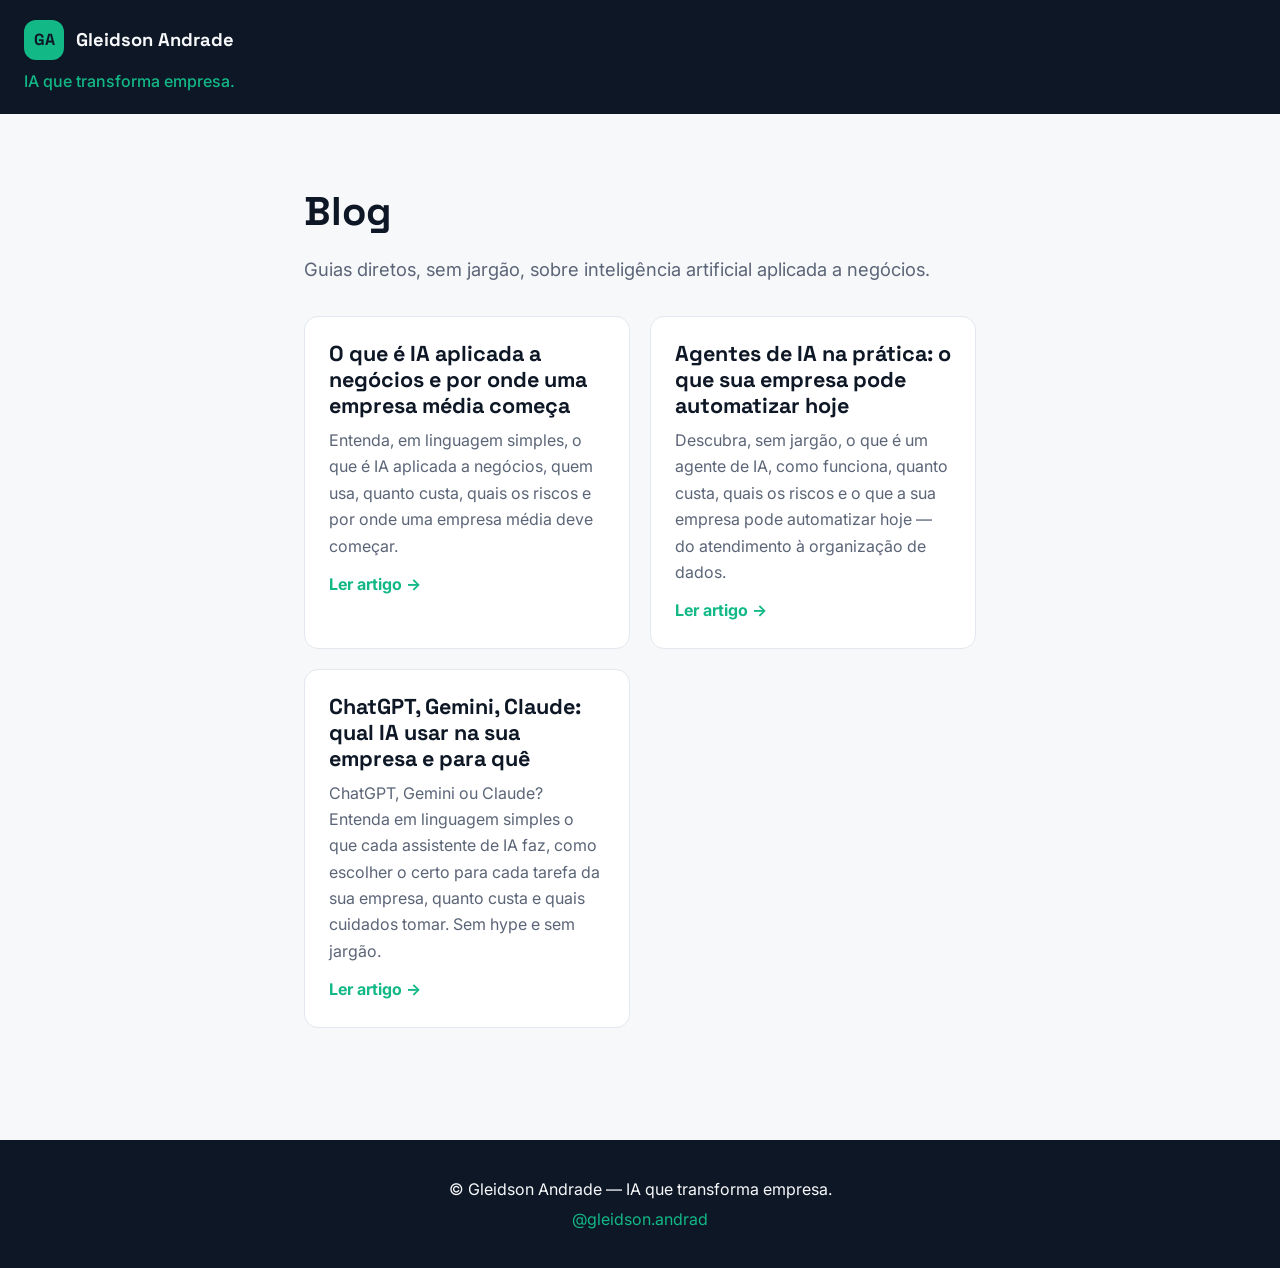
<file: index.html>
<!doctype html>
<html lang="pt-BR">
  <head>
    <meta charset="utf-8" />
    <meta name="viewport" content="width=device-width, initial-scale=1" />
    <title>Gleidson Andrade — Blog</title>
    <meta name="description" content="Blog de Gleidson Andrade: IA que transforma empresa. Artigos sobre IA aplicada a negócios e automação para empresas." />
    <link rel="canonical" href="https://gleidsonandrade.github.io/" />
    <meta property="og:type" content="website" />
    <meta property="og:title" content="Gleidson Andrade — Blog" />
    <meta property="og:description" content="Blog de Gleidson Andrade: IA que transforma empresa. Artigos sobre IA aplicada a negócios e automação para empresas." />
    <meta property="og:url" content="https://gleidsonandrade.github.io/" />
    <meta name="twitter:card" content="summary_large_image" />
    <link rel="preconnect" href="https://fonts.googleapis.com" />
    <link rel="preconnect" href="https://fonts.gstatic.com" crossorigin />
    <link
      href="https://fonts.googleapis.com/css2?family=Inter:wght@400;500&family=Space+Grotesk:wght@500;700&display=swap"
      rel="stylesheet"
    />
    <link rel="stylesheet" href="https://gleidsonandrade.github.io/styles.css" />
  </head>
  <body>
    <header class="site-header">
      <a class="brand" href="https://gleidsonandrade.github.io/">
        <span class="brand-monogram">GA</span>
        <span class="brand-name">Gleidson Andrade</span>
      </a>
      <p class="brand-tagline">IA que transforma empresa.</p>
    </header>
    <main class="home">
      <section class="hero">
        <h1>Blog</h1>
        <p>Guias diretos, sem jargão, sobre inteligência artificial aplicada a negócios.</p>
      </section>
      <ul class="cards">
        <li class="card">
          <a href="https://gleidsonandrade.github.io/blog/o-que-e-ia-aplicada-a-negocios/">
            <h2>O que é IA aplicada a negócios e por onde uma empresa média começa</h2>
            <p>Entenda, em linguagem simples, o que é IA aplicada a negócios, quem usa, quanto custa, quais os riscos e por onde uma empresa média deve começar.</p>
            <span class="read-more">Ler artigo →</span>
          </a>
        </li>
        <li class="card">
          <a href="https://gleidsonandrade.github.io/blog/agentes-de-ia-na-pratica/">
            <h2>Agentes de IA na prática: o que sua empresa pode automatizar hoje</h2>
            <p>Descubra, sem jargão, o que é um agente de IA, como funciona, quanto custa, quais os riscos e o que a sua empresa pode automatizar hoje — do atendimento à organização de dados.</p>
            <span class="read-more">Ler artigo →</span>
          </a>
        </li>
        <li class="card">
          <a href="https://gleidsonandrade.github.io/blog/qual-ia-usar-chatgpt-gemini-claude/">
            <h2>ChatGPT, Gemini, Claude: qual IA usar na sua empresa e para quê</h2>
            <p>ChatGPT, Gemini ou Claude? Entenda em linguagem simples o que cada assistente de IA faz, como escolher o certo para cada tarefa da sua empresa, quanto custa e quais cuidados tomar. Sem hype e sem jargão.</p>
            <span class="read-more">Ler artigo →</span>
          </a>
        </li>
      </ul>
    </main>
    <footer class="site-footer">
      <p>© Gleidson Andrade — IA que transforma empresa.</p>
      <p class="handle">@gleidson.andrad</p>
    </footer>
  </body>
</html>
</file>
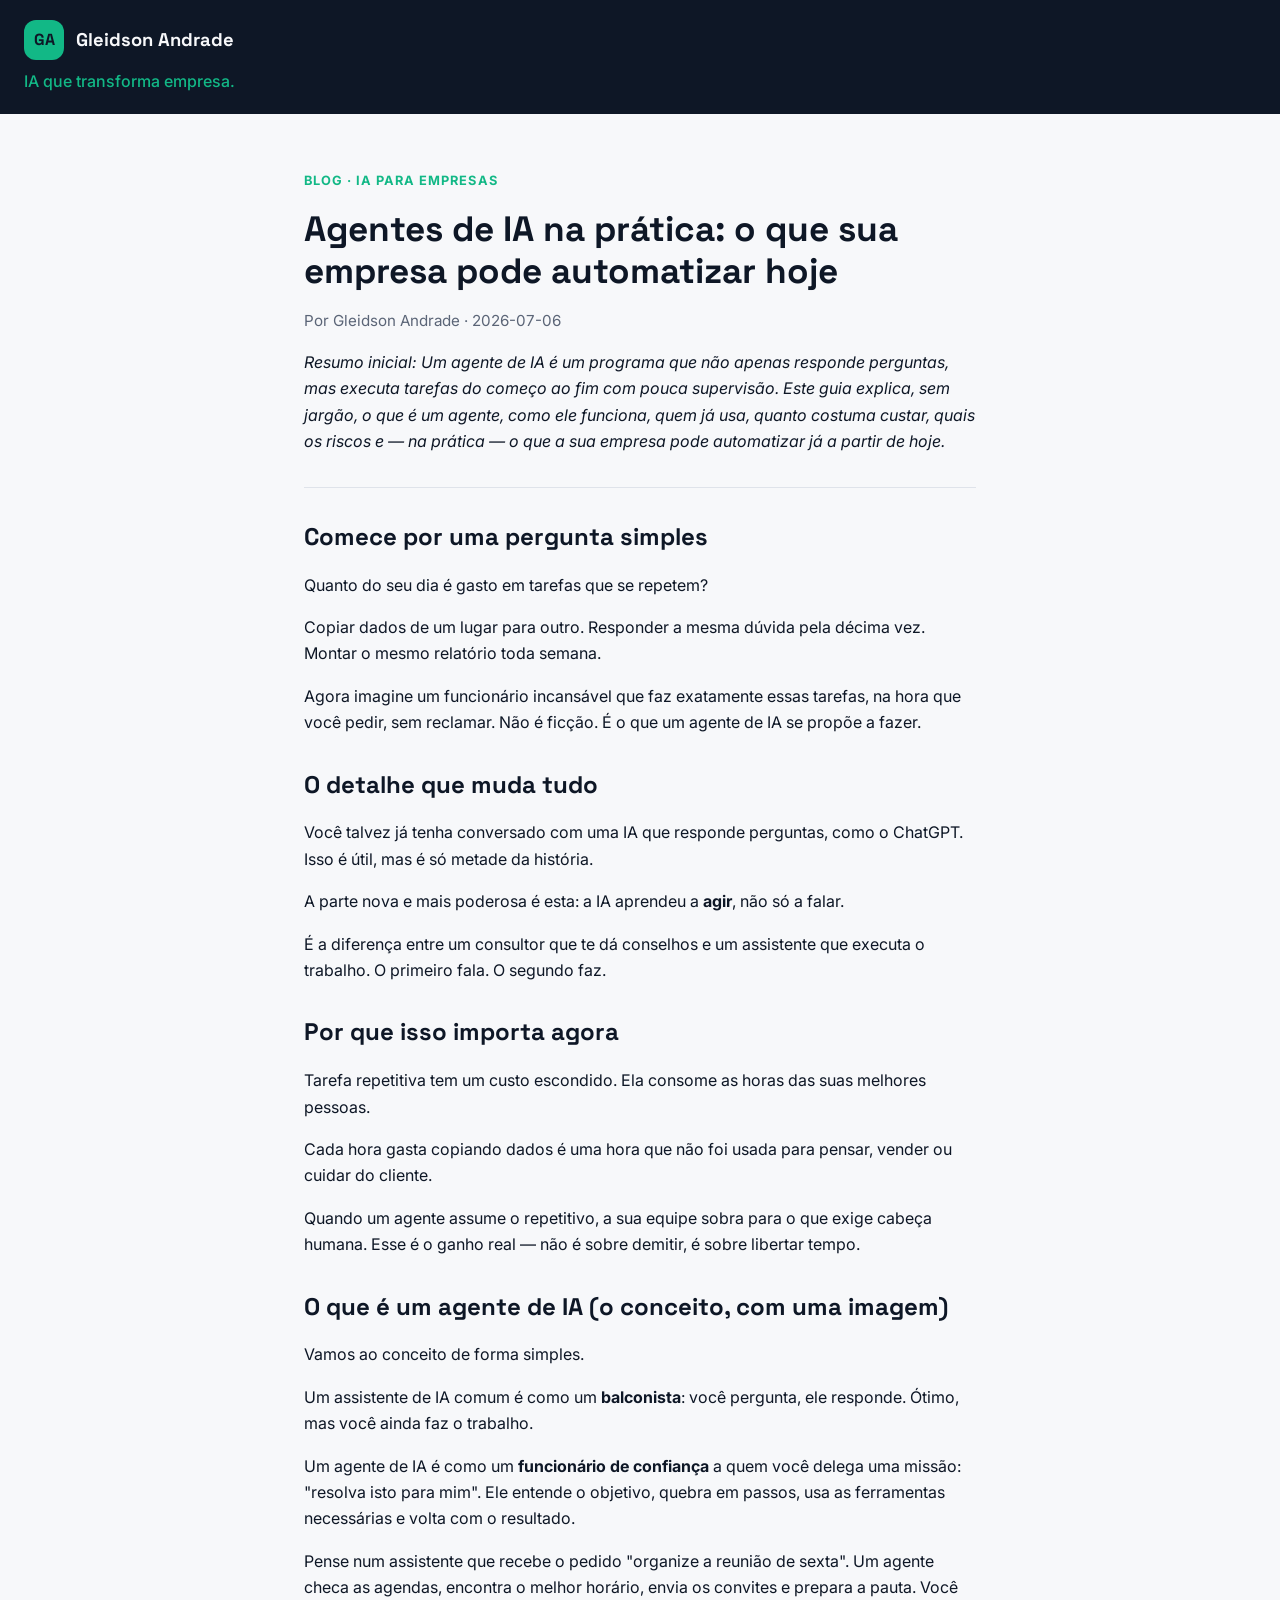
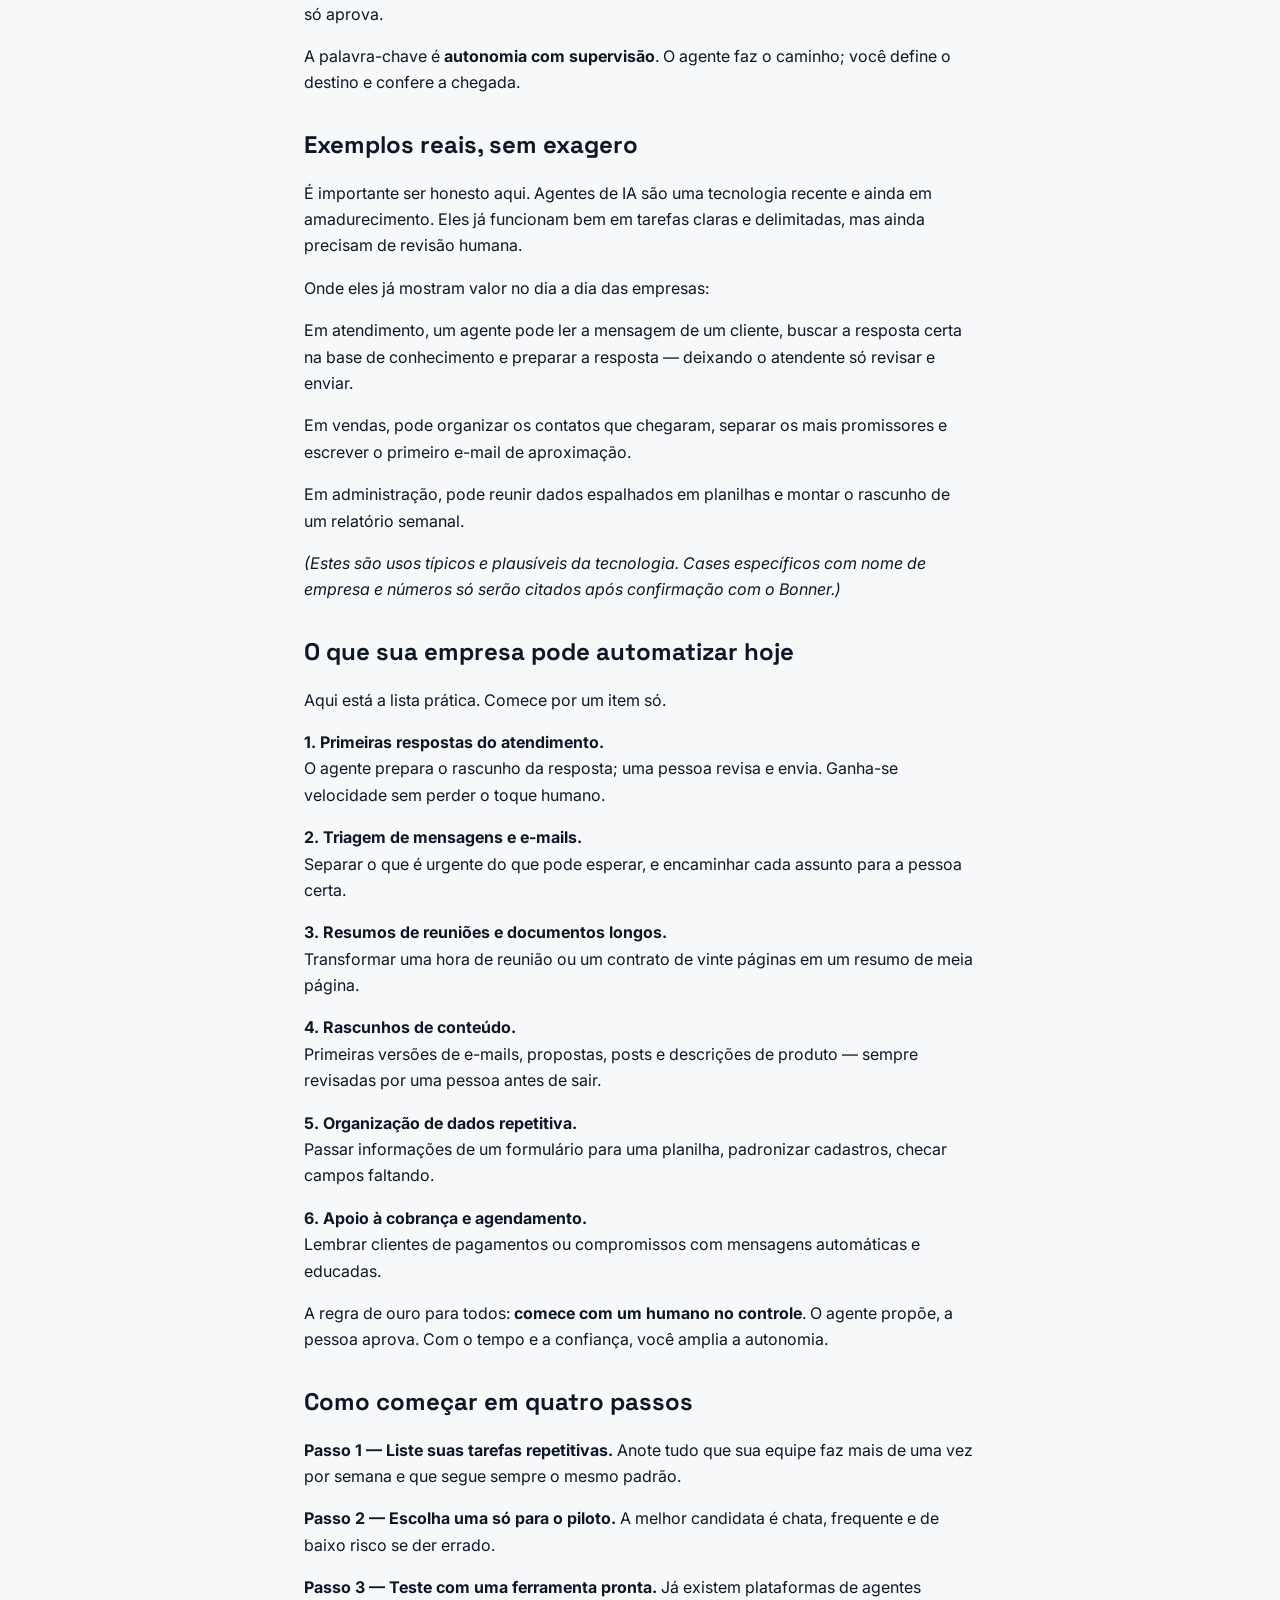
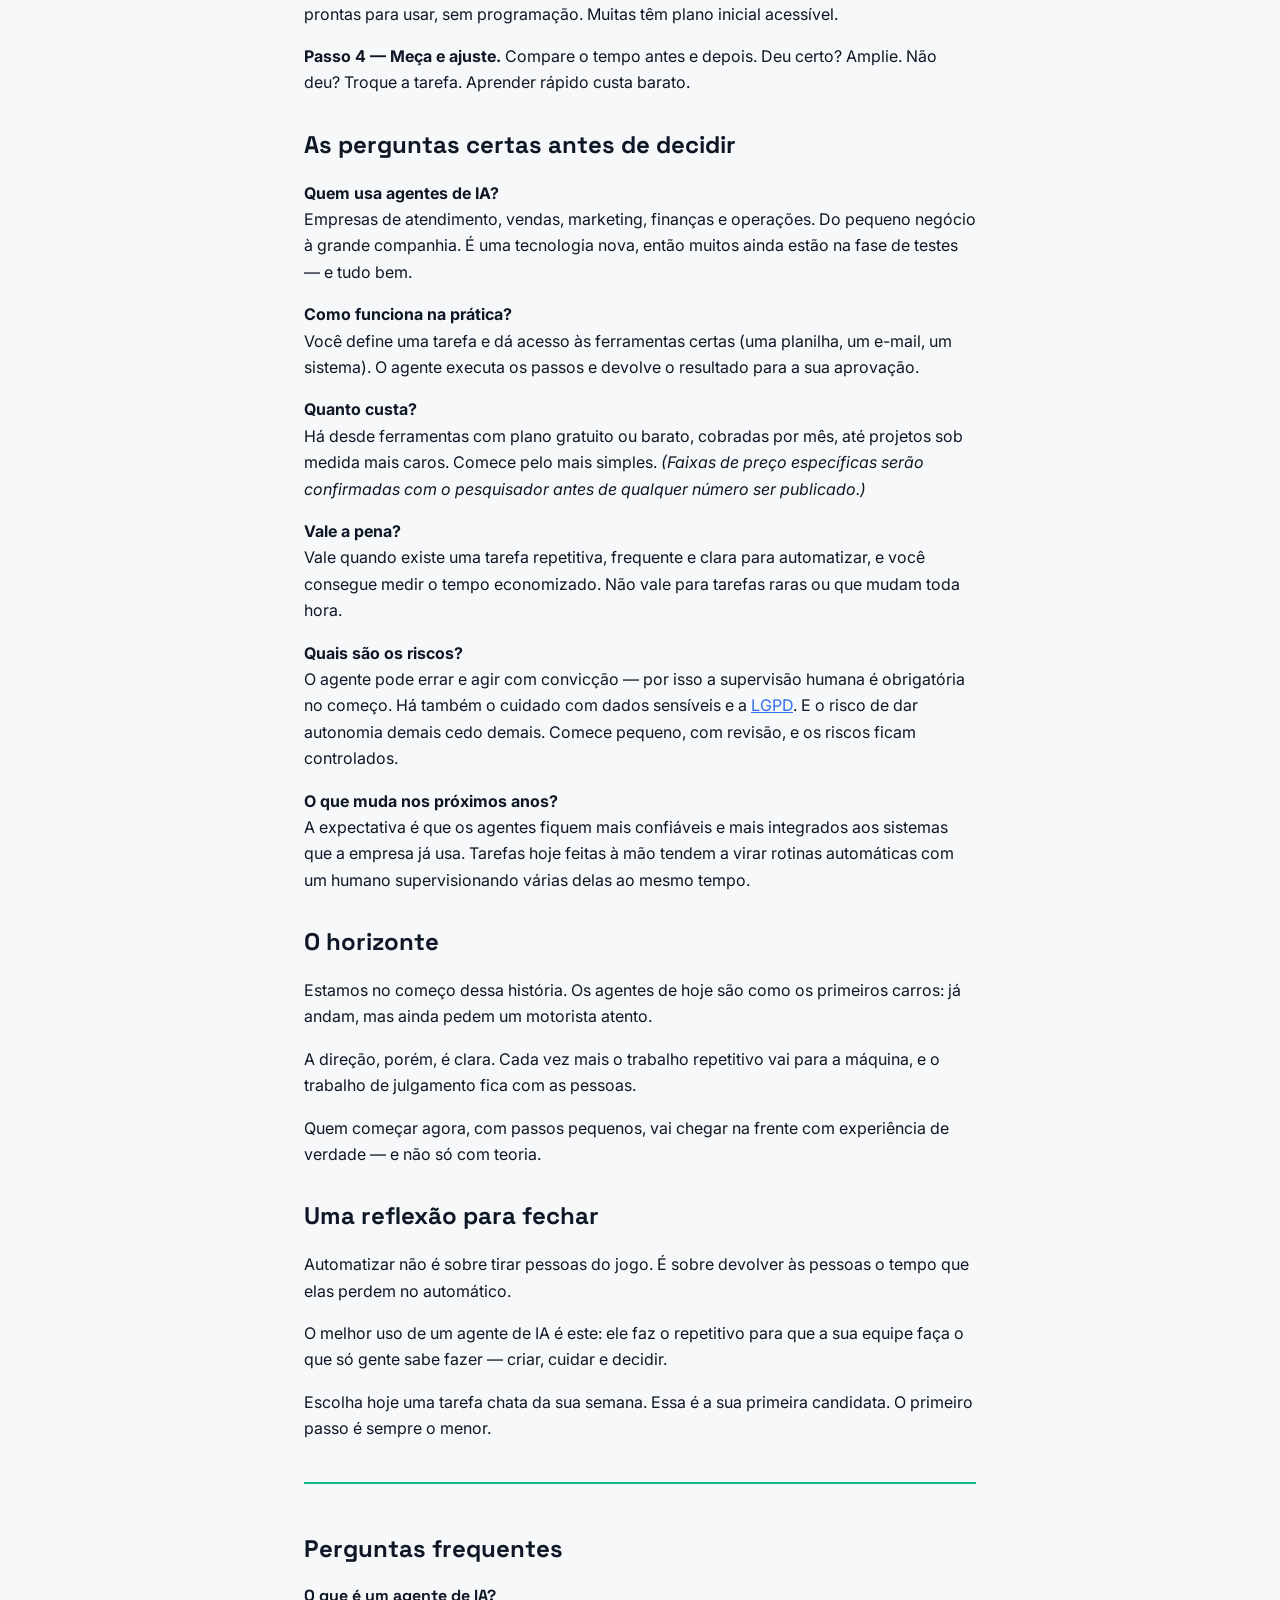
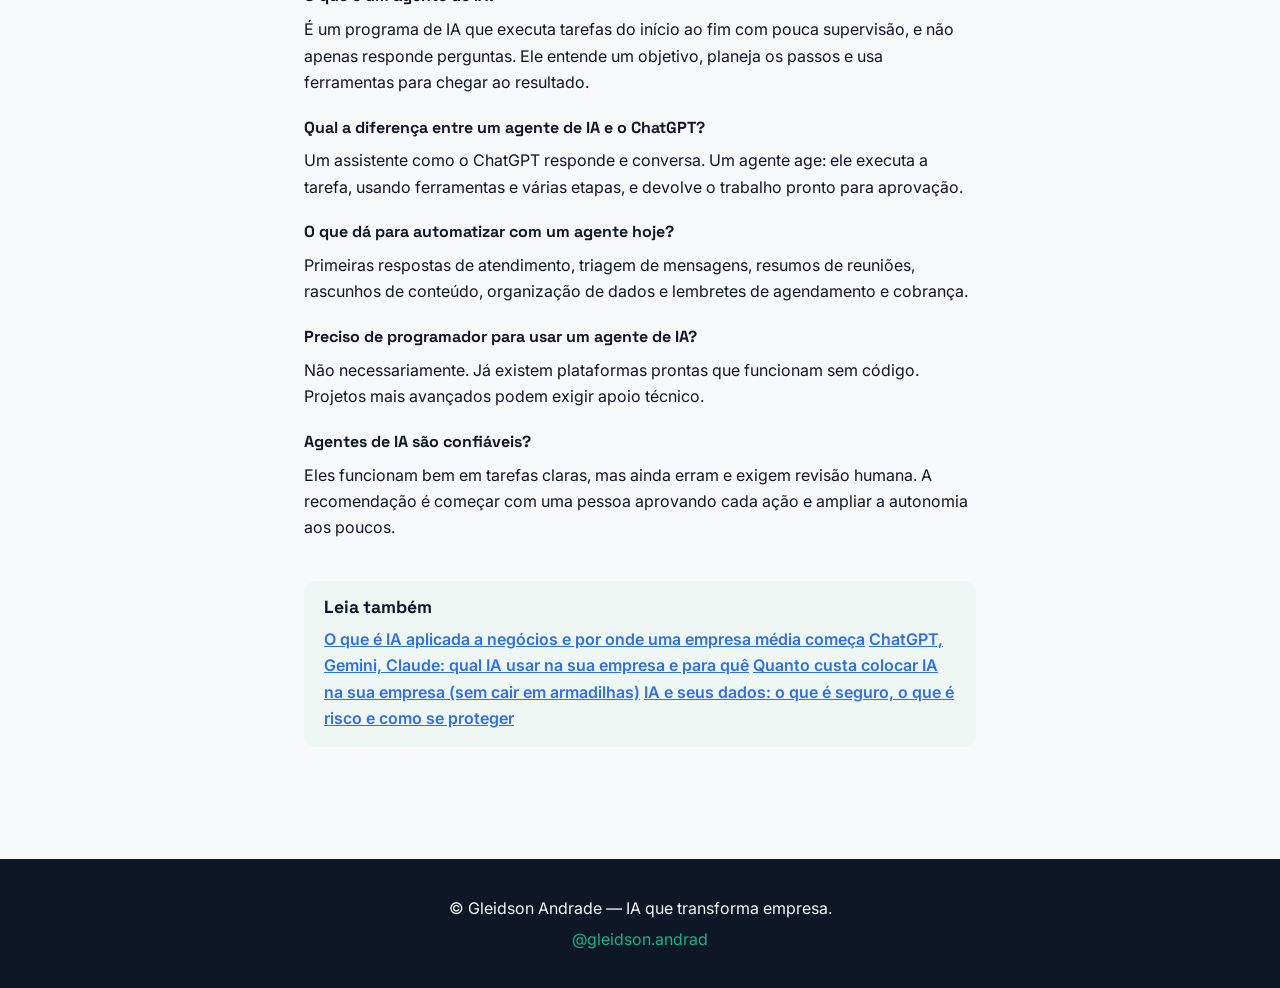
<file: blog/agentes-de-ia-na-pratica/index.html>
<!doctype html>
<html lang="pt-BR">
  <head>
    <meta charset="utf-8" />
    <meta name="viewport" content="width=device-width, initial-scale=1" />
    <title>Agentes de IA na prática: o que sua empresa pode automatizar hoje</title>
    <meta name="description" content="Descubra, sem jargão, o que é um agente de IA, como funciona, quanto custa, quais os riscos e o que a sua empresa pode automatizar hoje — do atendimento à organização de dados." />
    <meta name="keywords" content="agentes de IA, automação com inteligência artificial, o que automatizar na empresa, agente de IA na prática, automação de atendimento" />
    <link rel="canonical" href="https://gleidsonandrade.github.io/blog/agentes-de-ia-na-pratica/" />
    <meta property="og:type" content="website" />
    <meta property="og:title" content="Agentes de IA na prática: o que sua empresa pode automatizar hoje" />
    <meta property="og:description" content="Descubra, sem jargão, o que é um agente de IA, como funciona, quanto custa, quais os riscos e o que a sua empresa pode automatizar hoje — do atendimento à organização de dados." />
    <meta property="og:url" content="https://gleidsonandrade.github.io/blog/agentes-de-ia-na-pratica/" />
    <meta name="twitter:card" content="summary_large_image" />
    <link rel="preconnect" href="https://fonts.googleapis.com" />
    <link rel="preconnect" href="https://fonts.gstatic.com" crossorigin />
    <link
      href="https://fonts.googleapis.com/css2?family=Inter:wght@400;500&family=Space+Grotesk:wght@500;700&display=swap"
      rel="stylesheet"
    />
    <link rel="stylesheet" href="https://gleidsonandrade.github.io/styles.css" />
    <script type="application/ld+json">
{
  "@context": "https://schema.org",
  "@graph": [
    {
      "@type": "Article",
      "headline": "Agentes de IA na prática: o que sua empresa pode automatizar hoje",
      "description": "Descubra, sem jargão, o que é um agente de IA, como funciona, quanto custa, quais os riscos e o que a sua empresa pode automatizar hoje — do atendimento à organização de dados.",
      "inLanguage": "pt-BR",
      "author": {
        "@type": "Person",
        "name": "Gleidson Andrade"
      },
      "publisher": {
        "@type": "Organization",
        "name": "Gleidson Andrade",
        "logo": {
          "@type": "ImageObject",
          "url": "https://gleidsonandrade.github.io/logo.svg"
        }
      },
      "about": "Agentes de Inteligência Artificial e automação",
      "keywords": "agentes de IA, automação com inteligência artificial, o que automatizar na empresa, agente de IA na prática, automação de atendimento",
      "mainEntityOfPage": {
        "@type": "WebPage",
        "@id": "https://gleidsonandrade.github.io/blog/agentes-de-ia-na-pratica/"
      },
      "url": "https://gleidsonandrade.github.io/blog/agentes-de-ia-na-pratica/",
      "datePublished": "2026-07-06",
      "dateModified": "2026-07-06"
    },
    {
      "@type": "FAQPage",
      "mainEntity": [
        {
          "@type": "Question",
          "name": "O que é um agente de IA?",
          "acceptedAnswer": {
            "@type": "Answer",
            "text": "É um programa de IA que executa tarefas do início ao fim com pouca supervisão, e não apenas responde perguntas. Ele entende um objetivo, planeja os passos e usa ferramentas para chegar ao resultado."
          }
        },
        {
          "@type": "Question",
          "name": "Qual a diferença entre um agente de IA e o ChatGPT?",
          "acceptedAnswer": {
            "@type": "Answer",
            "text": "Um assistente como o ChatGPT responde e conversa. Um agente age: ele executa a tarefa, usando ferramentas e várias etapas, e devolve o trabalho pronto para aprovação."
          }
        },
        {
          "@type": "Question",
          "name": "O que dá para automatizar com um agente hoje?",
          "acceptedAnswer": {
            "@type": "Answer",
            "text": "Primeiras respostas de atendimento, triagem de mensagens, resumos de reuniões, rascunhos de conteúdo, organização de dados e lembretes de agendamento e cobrança."
          }
        },
        {
          "@type": "Question",
          "name": "Preciso de programador para usar um agente de IA?",
          "acceptedAnswer": {
            "@type": "Answer",
            "text": "Não necessariamente. Já existem plataformas prontas que funcionam sem código. Projetos mais avançados podem exigir apoio técnico."
          }
        },
        {
          "@type": "Question",
          "name": "Agentes de IA são confiáveis?",
          "acceptedAnswer": {
            "@type": "Answer",
            "text": "Eles funcionam bem em tarefas claras, mas ainda erram e exigem revisão humana. A recomendação é começar com uma pessoa aprovando cada ação e ampliar a autonomia aos poucos."
          }
        }
      ]
    }
  ]
}
    </script>
  </head>
  <body>
    <header class="site-header">
      <a class="brand" href="https://gleidsonandrade.github.io/">
        <span class="brand-monogram">GA</span>
        <span class="brand-name">Gleidson Andrade</span>
      </a>
      <p class="brand-tagline">IA que transforma empresa.</p>
    </header>
    <main class="article">
      <article>
        <p class="eyebrow">Blog · IA para empresas</p>
        <h1>Agentes de IA na prática: o que sua empresa pode automatizar hoje</h1>
        <p class="byline">Por Gleidson Andrade ·
          <time datetime="2026-07-06">2026-07-06</time>
        </p>
        <p><em>Resumo inicial: Um agente de IA é um programa que não apenas responde perguntas, mas executa tarefas do começo ao fim com pouca supervisão. Este guia explica, sem jargão, o que é um agente, como ele funciona, quem já usa, quanto costuma custar, quais os riscos e — na prática — o que a sua empresa pode automatizar já a partir de hoje.</em></p>
        <hr />
        <h2>Comece por uma pergunta simples</h2>
        <p>Quanto do seu dia é gasto em tarefas que se repetem?</p>
        <p>Copiar dados de um lugar para outro. Responder a mesma dúvida pela décima vez. Montar o mesmo relatório toda semana.</p>
        <p>Agora imagine um funcionário incansável que faz exatamente essas tarefas, na hora que você pedir, sem reclamar. Não é ficção. É o que um agente de IA se propõe a fazer.</p>
        <h2>O detalhe que muda tudo</h2>
        <p>Você talvez já tenha conversado com uma IA que responde perguntas, como o ChatGPT. Isso é útil, mas é só metade da história.</p>
        <p>A parte nova e mais poderosa é esta: a IA aprendeu a <strong>agir</strong>, não só a falar.</p>
        <p>É a diferença entre um consultor que te dá conselhos e um assistente que executa o trabalho. O primeiro fala. O segundo faz.</p>
        <h2>Por que isso importa agora</h2>
        <p>Tarefa repetitiva tem um custo escondido. Ela consome as horas das suas melhores pessoas.</p>
        <p>Cada hora gasta copiando dados é uma hora que não foi usada para pensar, vender ou cuidar do cliente.</p>
        <p>Quando um agente assume o repetitivo, a sua equipe sobra para o que exige cabeça humana. Esse é o ganho real — não é sobre demitir, é sobre libertar tempo.</p>
        <h2>O que é um agente de IA (o conceito, com uma imagem)</h2>
        <p>Vamos ao conceito de forma simples.</p>
        <p>Um assistente de IA comum é como um <strong>balconista</strong>: você pergunta, ele responde. Ótimo, mas você ainda faz o trabalho.</p>
        <p>Um agente de IA é como um <strong>funcionário de confiança</strong> a quem você delega uma missão: &quot;resolva isto para mim&quot;. Ele entende o objetivo, quebra em passos, usa as ferramentas necessárias e volta com o resultado.</p>
        <p>Pense num assistente que recebe o pedido &quot;organize a reunião de sexta&quot;. Um agente checa as agendas, encontra o melhor horário, envia os convites e prepara a pauta. Você só aprova.</p>
        <p>A palavra-chave é <strong>autonomia com supervisão</strong>. O agente faz o caminho; você define o destino e confere a chegada.</p>
        <h2>Exemplos reais, sem exagero</h2>
        <p>É importante ser honesto aqui. Agentes de IA são uma tecnologia recente e ainda em amadurecimento. Eles já funcionam bem em tarefas claras e delimitadas, mas ainda precisam de revisão humana.</p>
        <p>Onde eles já mostram valor no dia a dia das empresas:</p>
        <p>Em atendimento, um agente pode ler a mensagem de um cliente, buscar a resposta certa na base de conhecimento e preparar a resposta — deixando o atendente só revisar e enviar.</p>
        <p>Em vendas, pode organizar os contatos que chegaram, separar os mais promissores e escrever o primeiro e-mail de aproximação.</p>
        <p>Em administração, pode reunir dados espalhados em planilhas e montar o rascunho de um relatório semanal.</p>
        <p><em>(Estes são usos típicos e plausíveis da tecnologia. Cases específicos com nome de empresa e números só serão citados após confirmação com o Bonner.)</em></p>
        <h2>O que sua empresa pode automatizar hoje</h2>
        <p>Aqui está a lista prática. Comece por um item só.</p>
        <p><strong>1. Primeiras respostas do atendimento.</strong><br />
        O agente prepara o rascunho da resposta; uma pessoa revisa e envia. Ganha-se velocidade sem perder o toque humano.</p>
        <p><strong>2. Triagem de mensagens e e-mails.</strong><br />
        Separar o que é urgente do que pode esperar, e encaminhar cada assunto para a pessoa certa.</p>
        <p><strong>3. Resumos de reuniões e documentos longos.</strong><br />
        Transformar uma hora de reunião ou um contrato de vinte páginas em um resumo de meia página.</p>
        <p><strong>4. Rascunhos de conteúdo.</strong><br />
        Primeiras versões de e-mails, propostas, posts e descrições de produto — sempre revisadas por uma pessoa antes de sair.</p>
        <p><strong>5. Organização de dados repetitiva.</strong><br />
        Passar informações de um formulário para uma planilha, padronizar cadastros, checar campos faltando.</p>
        <p><strong>6. Apoio à cobrança e agendamento.</strong><br />
        Lembrar clientes de pagamentos ou compromissos com mensagens automáticas e educadas.</p>
        <p>A regra de ouro para todos: <strong>comece com um humano no controle</strong>. O agente propõe, a pessoa aprova. Com o tempo e a confiança, você amplia a autonomia.</p>
        <h2>Como começar em quatro passos</h2>
        <p><strong>Passo 1 — Liste suas tarefas repetitivas.</strong> Anote tudo que sua equipe faz mais de uma vez por semana e que segue sempre o mesmo padrão.</p>
        <p><strong>Passo 2 — Escolha uma só para o piloto.</strong> A melhor candidata é chata, frequente e de baixo risco se der errado.</p>
        <p><strong>Passo 3 — Teste com uma ferramenta pronta.</strong> Já existem plataformas de agentes prontas para usar, sem programação. Muitas têm plano inicial acessível.</p>
        <p><strong>Passo 4 — Meça e ajuste.</strong> Compare o tempo antes e depois. Deu certo? Amplie. Não deu? Troque a tarefa. Aprender rápido custa barato.</p>
        <h2>As perguntas certas antes de decidir</h2>
        <p><strong>Quem usa agentes de IA?</strong><br />
        Empresas de atendimento, vendas, marketing, finanças e operações. Do pequeno negócio à grande companhia. É uma tecnologia nova, então muitos ainda estão na fase de testes — e tudo bem.</p>
        <p><strong>Como funciona na prática?</strong><br />
        Você define uma tarefa e dá acesso às ferramentas certas (uma planilha, um e-mail, um sistema). O agente executa os passos e devolve o resultado para a sua aprovação.</p>
        <p><strong>Quanto custa?</strong><br />
        Há desde ferramentas com plano gratuito ou barato, cobradas por mês, até projetos sob medida mais caros. Comece pelo mais simples. <em>(Faixas de preço específicas serão confirmadas com o pesquisador antes de qualquer número ser publicado.)</em></p>
        <p><strong>Vale a pena?</strong><br />
        Vale quando existe uma tarefa repetitiva, frequente e clara para automatizar, e você consegue medir o tempo economizado. Não vale para tarefas raras ou que mudam toda hora.</p>
        <p><strong>Quais são os riscos?</strong><br />
        O agente pode errar e agir com convicção — por isso a supervisão humana é obrigatória no começo. Há também o cuidado com dados sensíveis e a <a href="https://www.gov.br/anpd/pt-br" target="_blank" rel="noopener noreferrer">LGPD</a>. E o risco de dar autonomia demais cedo demais. Comece pequeno, com revisão, e os riscos ficam controlados.</p>
        <p><strong>O que muda nos próximos anos?</strong><br />
        A expectativa é que os agentes fiquem mais confiáveis e mais integrados aos sistemas que a empresa já usa. Tarefas hoje feitas à mão tendem a virar rotinas automáticas com um humano supervisionando várias delas ao mesmo tempo.</p>
        <h2>O horizonte</h2>
        <p>Estamos no começo dessa história. Os agentes de hoje são como os primeiros carros: já andam, mas ainda pedem um motorista atento.</p>
        <p>A direção, porém, é clara. Cada vez mais o trabalho repetitivo vai para a máquina, e o trabalho de julgamento fica com as pessoas.</p>
        <p>Quem começar agora, com passos pequenos, vai chegar na frente com experiência de verdade — e não só com teoria.</p>
        <h2>Uma reflexão para fechar</h2>
        <p>Automatizar não é sobre tirar pessoas do jogo. É sobre devolver às pessoas o tempo que elas perdem no automático.</p>
        <p>O melhor uso de um agente de IA é este: ele faz o repetitivo para que a sua equipe faça o que só gente sabe fazer — criar, cuidar e decidir.</p>
        <p>Escolha hoje uma tarefa chata da sua semana. Essa é a sua primeira candidata. O primeiro passo é sempre o menor.</p>

        <section class="faq" aria-labelledby="faq-title">
          <h2 id="faq-title">Perguntas frequentes</h2>
          <dl>
            <dt>O que é um agente de IA?</dt>
            <dd>É um programa de IA que executa tarefas do início ao fim com pouca supervisão, e não apenas responde perguntas. Ele entende um objetivo, planeja os passos e usa ferramentas para chegar ao resultado.</dd>
            <dt>Qual a diferença entre um agente de IA e o ChatGPT?</dt>
            <dd>Um assistente como o ChatGPT responde e conversa. Um agente age: ele executa a tarefa, usando ferramentas e várias etapas, e devolve o trabalho pronto para aprovação.</dd>
            <dt>O que dá para automatizar com um agente hoje?</dt>
            <dd>Primeiras respostas de atendimento, triagem de mensagens, resumos de reuniões, rascunhos de conteúdo, organização de dados e lembretes de agendamento e cobrança.</dd>
            <dt>Preciso de programador para usar um agente de IA?</dt>
            <dd>Não necessariamente. Já existem plataformas prontas que funcionam sem código. Projetos mais avançados podem exigir apoio técnico.</dd>
            <dt>Agentes de IA são confiáveis?</dt>
            <dd>Eles funcionam bem em tarefas claras, mas ainda erram e exigem revisão humana. A recomendação é começar com uma pessoa aprovando cada ação e ampliar a autonomia aos poucos.</dd>
          </dl>
        </section>

        <aside class="related">
          <h2>Leia também</h2>
          <a class="related-link" href="https://gleidsonandrade.github.io/blog/o-que-e-ia-aplicada-a-negocios/">O que é IA aplicada a negócios e por onde uma empresa média começa</a>
          <a class="related-link" href="https://gleidsonandrade.github.io/blog/qual-ia-usar-chatgpt-gemini-claude/">ChatGPT, Gemini, Claude: qual IA usar na sua empresa e para quê</a>
          <a class="related-link" href="https://gleidsonandrade.github.io/blog/quanto-custa-ia-na-empresa/">Quanto custa colocar IA na sua empresa (sem cair em armadilhas)</a>
          <a class="related-link" href="https://gleidsonandrade.github.io/blog/ia-seguranca-dados-empresa/">IA e seus dados: o que é seguro, o que é risco e como se proteger</a>
        </aside>
      </article>
    </main>
    <footer class="site-footer">
      <p>© Gleidson Andrade — IA que transforma empresa.</p>
      <p class="handle">@gleidson.andrad</p>
    </footer>
  </body>
</html>
</file>
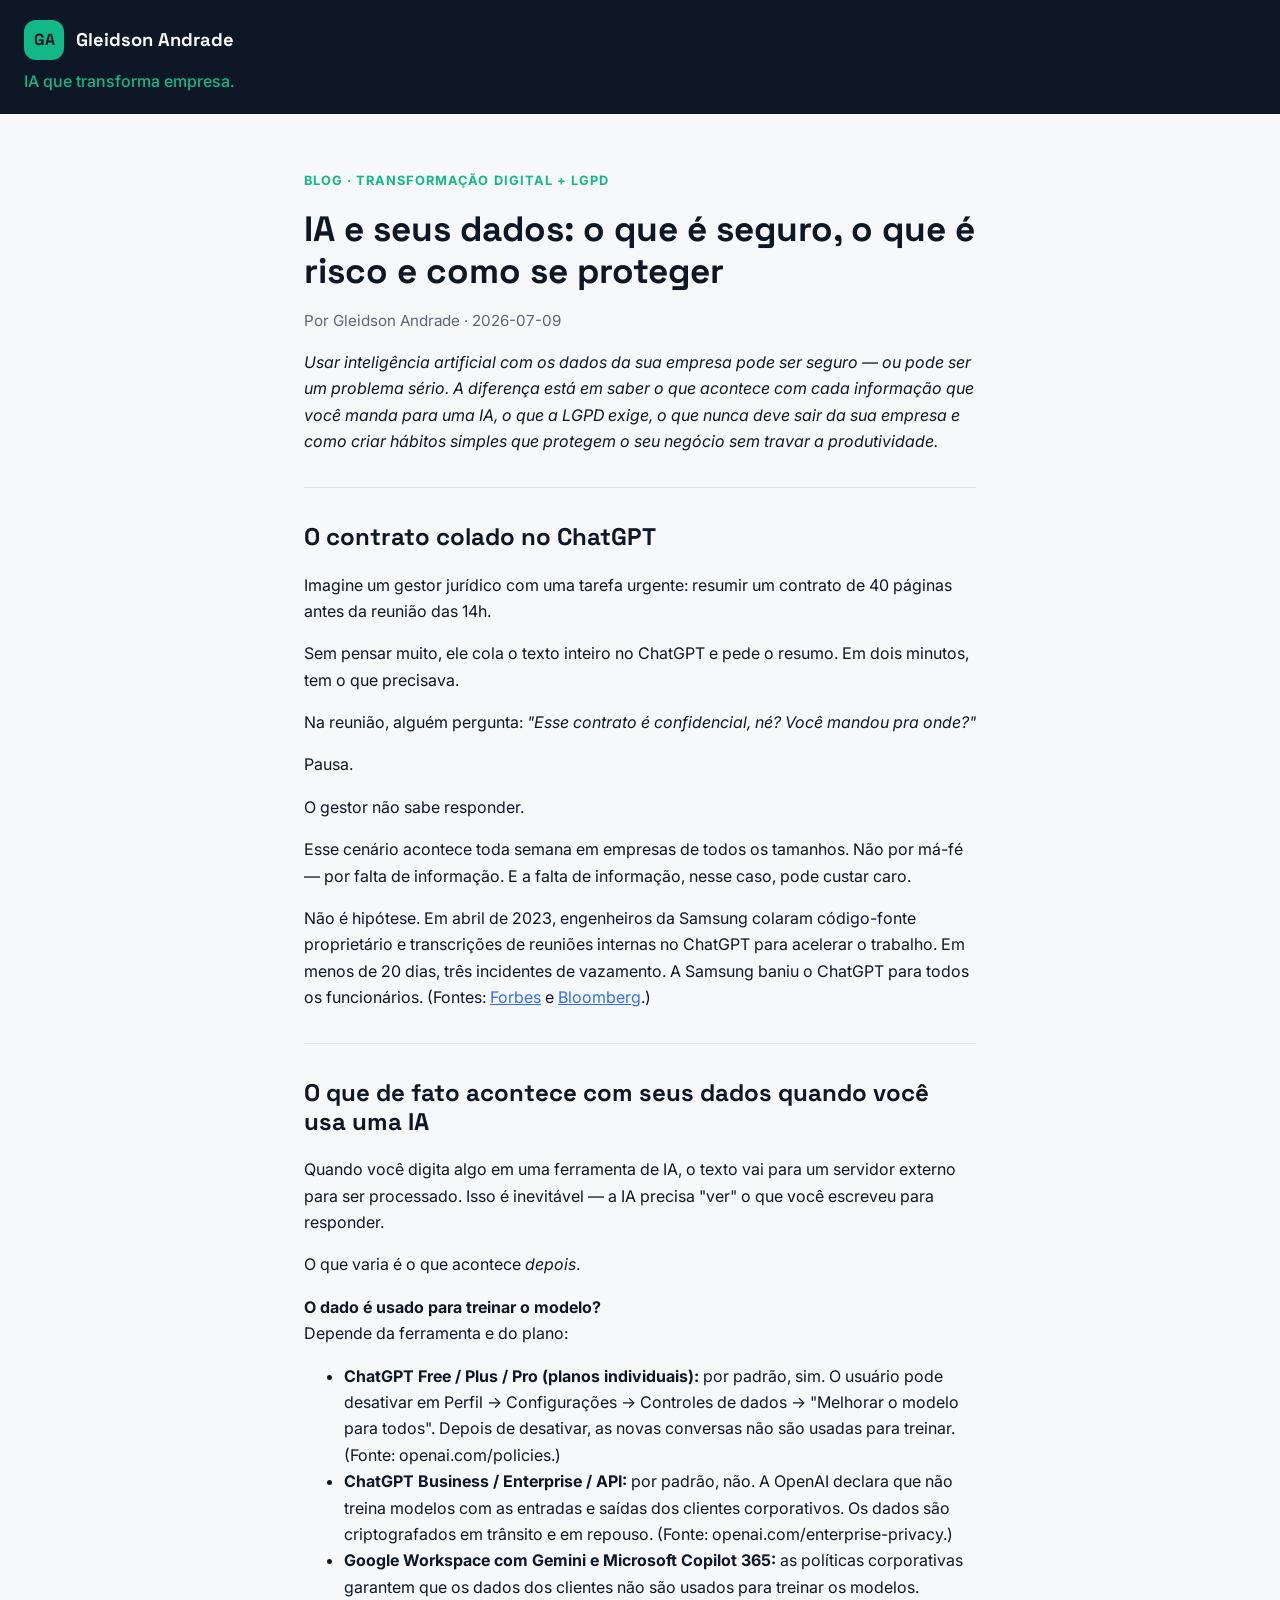
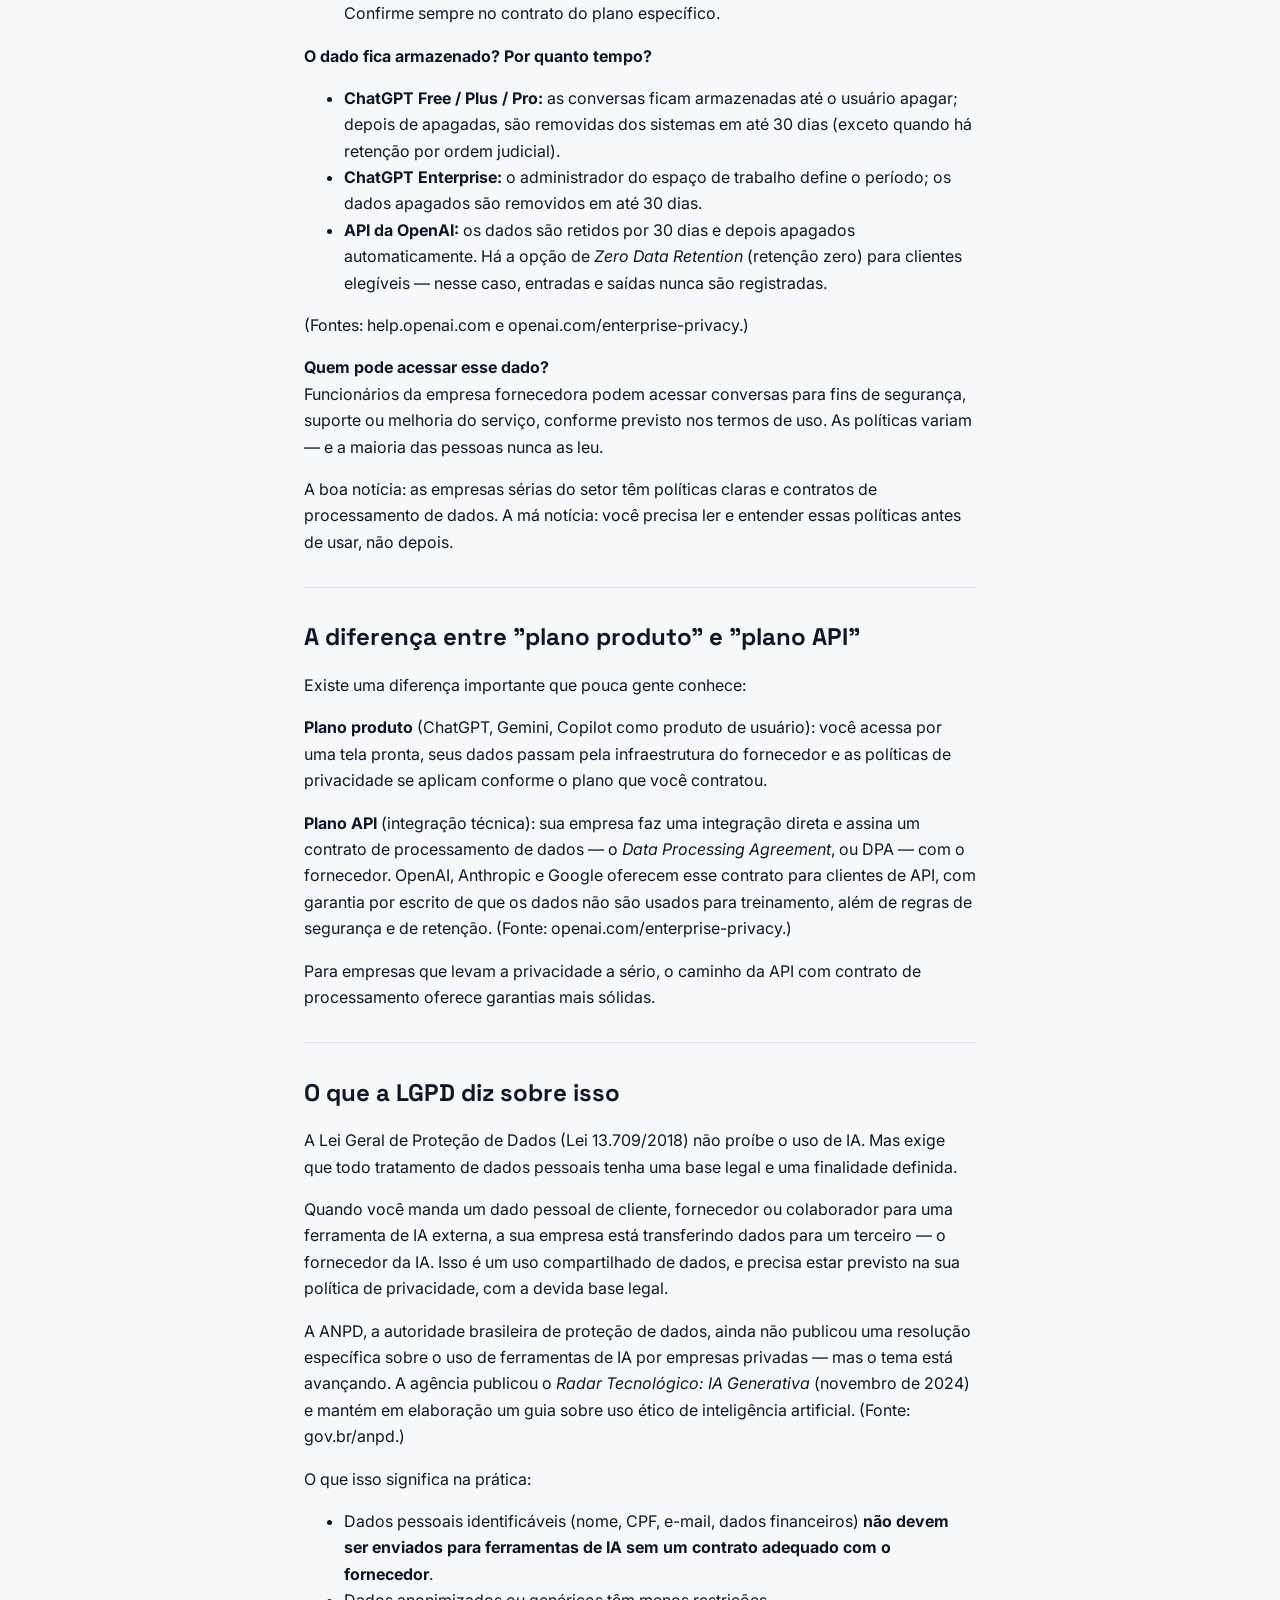
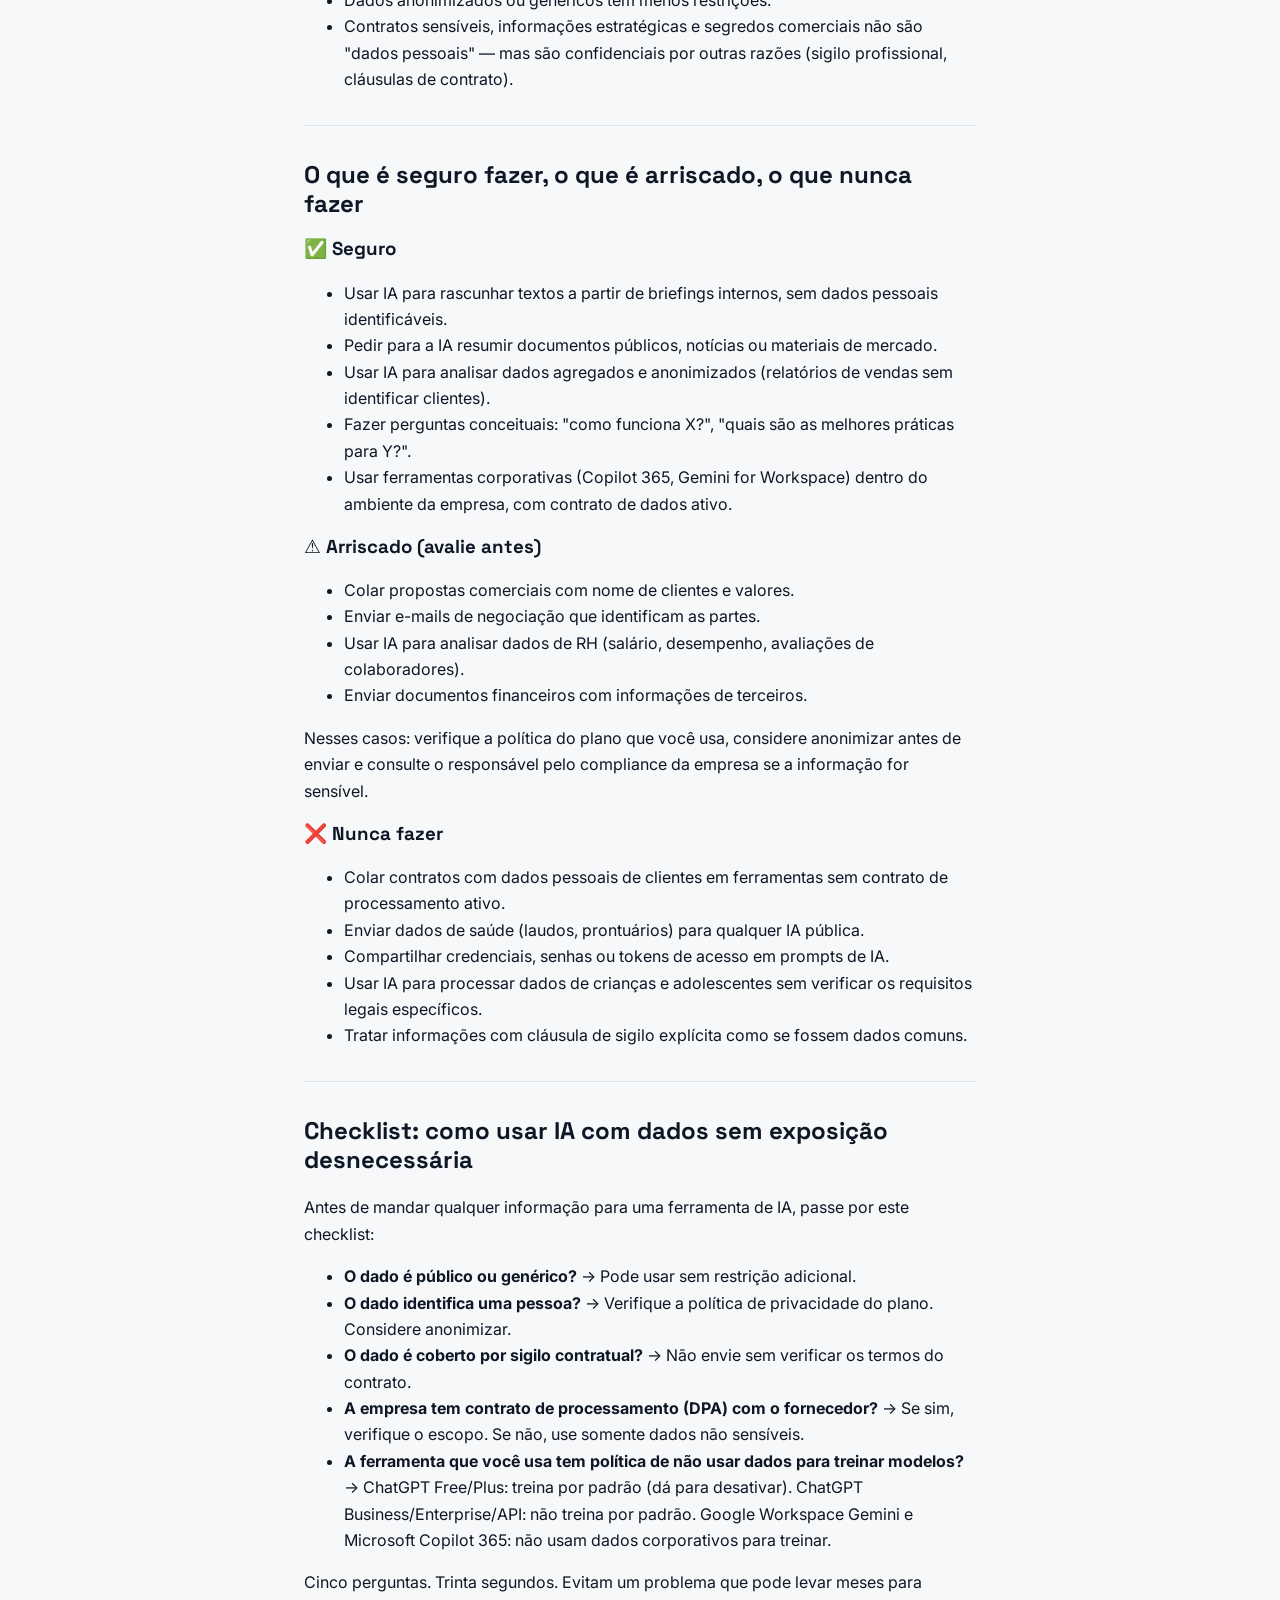
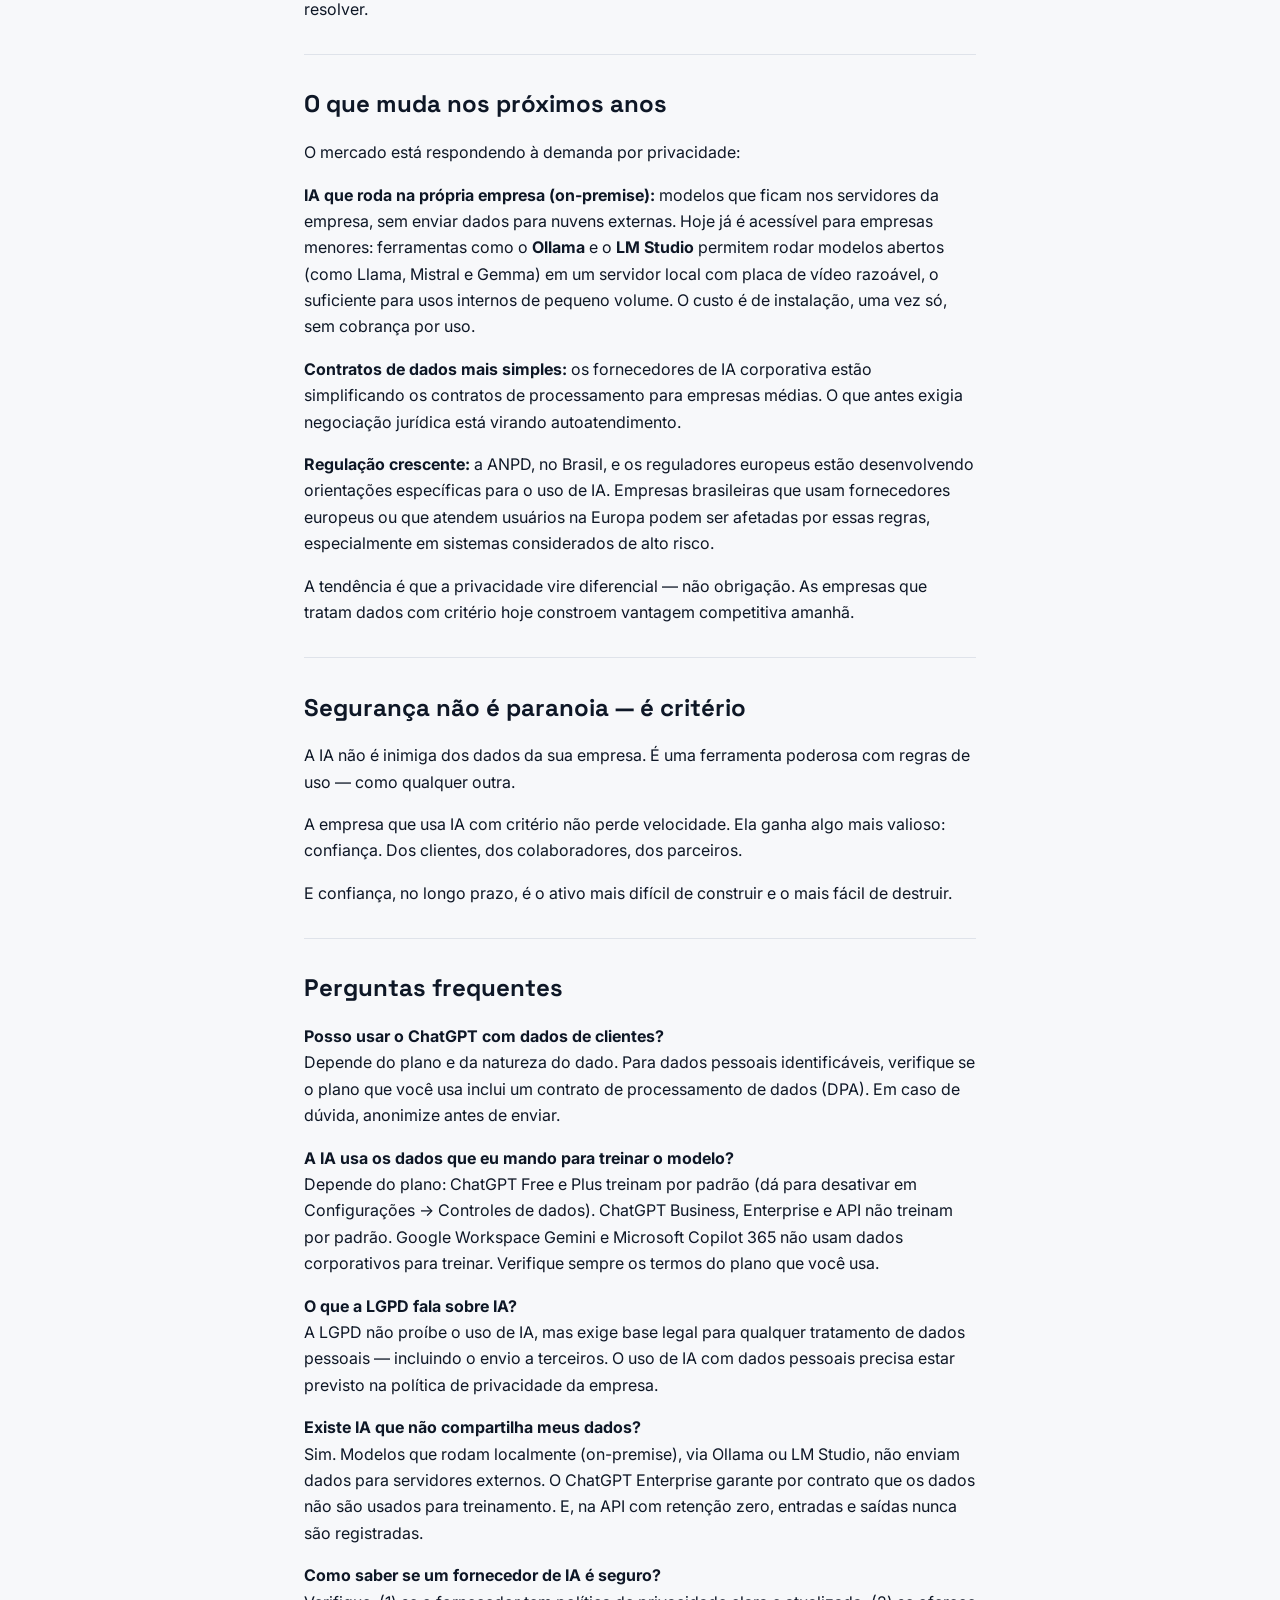
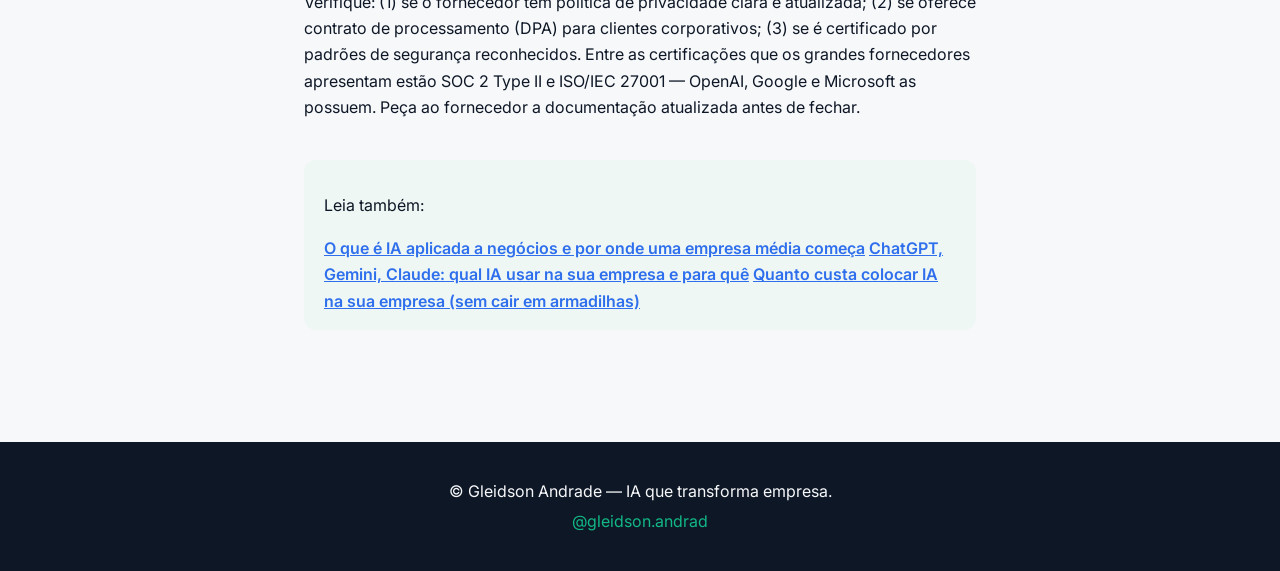
<file: blog/ia-seguranca-dados-empresa/index.html>
<!doctype html>
<html lang="pt-BR">
  <head>
    <meta charset="utf-8" />
    <meta name="viewport" content="width=device-width, initial-scale=1" />
    <title>IA e seus dados: o que é seguro, o que é risco e como se proteger</title>
    <meta name="description" content="Usar IA com os dados da sua empresa pode ser seguro — ou um problema sério. Entenda o que acontece com cada informação, o que a LGPD exige, o que nunca deve sair da empresa e como se proteger sem travar a produtividade." />
    <meta name="keywords" content="IA e LGPD, segurança de dados IA, ChatGPT dados empresa, privacidade inteligência artificial, DPA IA, IA on-premise" />
    <link rel="canonical" href="https://gleidsonandrade.github.io/blog/ia-seguranca-dados-empresa/" />
    <meta property="og:type" content="article" />
    <meta property="og:title" content="IA e seus dados: o que é seguro, o que é risco e como se proteger" />
    <meta property="og:description" content="Usar IA com os dados da sua empresa pode ser seguro — ou um problema sério. Entenda o que acontece com cada informação, o que a LGPD exige, o que nunca deve sair da empresa e como se proteger sem travar a produtividade." />
    <meta property="og:url" content="https://gleidsonandrade.github.io/blog/ia-seguranca-dados-empresa/" />
    <meta name="twitter:card" content="summary_large_image" />
    <link rel="preconnect" href="https://fonts.googleapis.com" />
    <link rel="preconnect" href="https://fonts.gstatic.com" crossorigin />
    <link
      href="https://fonts.googleapis.com/css2?family=Inter:wght@400;500&family=Space+Grotesk:wght@500;700&display=swap"
      rel="stylesheet"
    />
    <link rel="stylesheet" href="https://gleidsonandrade.github.io/styles.css" />
    <script type="application/ld+json">
{
  "@context": "https://schema.org",
  "@graph": [
    {
      "@type": "Article",
      "headline": "IA e seus dados: o que é seguro, o que é risco e como se proteger",
      "description": "Usar IA com os dados da sua empresa pode ser seguro — ou um problema sério. Entenda o que acontece com cada informação, o que a LGPD exige, o que nunca deve sair da empresa e como se proteger sem travar a produtividade.",
      "inLanguage": "pt-BR",
      "author": {
        "@type": "Person",
        "name": "Gleidson Andrade"
      },
      "editor": {
        "@type": "Person",
        "name": "Machado"
      },
      "publisher": {
        "@type": "Organization",
        "name": "Gleidson Andrade",
        "logo": {
          "@type": "ImageObject",
          "url": "https://gleidsonandrade.github.io/logo.svg"
        }
      },
      "about": "Segurança de dados no uso de inteligência artificial em empresas brasileiras",
      "keywords": "IA e LGPD, segurança de dados IA, ChatGPT dados empresa, privacidade inteligência artificial, DPA IA, IA on-premise",
      "mainEntityOfPage": {
        "@type": "WebPage",
        "@id": "https://gleidsonandrade.github.io/blog/ia-seguranca-dados-empresa/"
      },
      "url": "https://gleidsonandrade.github.io/blog/ia-seguranca-dados-empresa/",
      "datePublished": "2026-07-09",
      "dateModified": "2026-07-09"
    },
    {
      "@type": "FAQPage",
      "mainEntity": [
        {
          "@type": "Question",
          "name": "Posso usar o ChatGPT com dados de clientes?",
          "acceptedAnswer": {
            "@type": "Answer",
            "text": "Depende do plano e da natureza do dado. Para dados pessoais identificáveis, verifique se o plano que você usa inclui um contrato de processamento de dados (DPA). Em caso de dúvida, anonimize antes de enviar."
          }
        },
        {
          "@type": "Question",
          "name": "A IA usa os dados que eu mando para treinar o modelo?",
          "acceptedAnswer": {
            "@type": "Answer",
            "text": "Depende do plano: ChatGPT Free e Plus treinam por padrão (dá para desativar em Configurações → Controles de dados). ChatGPT Business, Enterprise e API não treinam por padrão. Google Workspace Gemini e Microsoft Copilot 365 não usam dados corporativos para treinar. Verifique sempre os termos do plano que você usa."
          }
        },
        {
          "@type": "Question",
          "name": "O que a LGPD fala sobre IA?",
          "acceptedAnswer": {
            "@type": "Answer",
            "text": "A LGPD não proíbe o uso de IA, mas exige base legal para qualquer tratamento de dados pessoais — incluindo o envio a terceiros. O uso de IA com dados pessoais precisa estar previsto na política de privacidade da empresa."
          }
        },
        {
          "@type": "Question",
          "name": "Existe IA que não compartilha meus dados?",
          "acceptedAnswer": {
            "@type": "Answer",
            "text": "Sim. Modelos que rodam localmente (on-premise), via Ollama ou LM Studio, não enviam dados para servidores externos. O ChatGPT Enterprise garante por contrato que os dados não são usados para treinamento. E, na API com retenção zero, entradas e saídas nunca são registradas."
          }
        },
        {
          "@type": "Question",
          "name": "Como saber se um fornecedor de IA é seguro?",
          "acceptedAnswer": {
            "@type": "Answer",
            "text": "Verifique: (1) se o fornecedor tem política de privacidade clara e atualizada; (2) se oferece contrato de processamento (DPA) para clientes corporativos; (3) se é certificado por padrões de segurança reconhecidos. Entre as certificações que os grandes fornecedores apresentam estão SOC 2 Type II e ISO/IEC 27001 — OpenAI, Google e Microsoft as possuem. Peça ao fornecedor a documentação atualizada antes de fechar."
          }
        }
      ]
    }
  ]
}
    </script>
  </head>
  <body>
    <header class="site-header">
      <a class="brand" href="https://gleidsonandrade.github.io/">
        <span class="brand-monogram">GA</span>
        <span class="brand-name">Gleidson Andrade</span>
      </a>
      <p class="brand-tagline">IA que transforma empresa.</p>
    </header>
    <main class="article">
      <article>
        <p class="eyebrow">Blog · Transformação Digital + LGPD</p>
        <h1>IA e seus dados: o que é seguro, o que é risco e como se proteger</h1>
        <p class="byline">Por Gleidson Andrade ·
          <time datetime="2026-07-09">2026-07-09</time>
        </p>

        <p><em>Usar inteligência artificial com os dados da sua empresa pode ser seguro — ou pode ser um problema sério. A diferença está em saber o que acontece com cada informação que você manda para uma IA, o que a LGPD exige, o que nunca deve sair da sua empresa e como criar hábitos simples que protegem o seu negócio sem travar a produtividade.</em></p>

        <hr />

        <h2>O contrato colado no ChatGPT</h2>

        <p>Imagine um gestor jurídico com uma tarefa urgente: resumir um contrato de 40 páginas antes da reunião das 14h.</p>

        <p>Sem pensar muito, ele cola o texto inteiro no ChatGPT e pede o resumo. Em dois minutos, tem o que precisava.</p>

        <p>Na reunião, alguém pergunta: <em>"Esse contrato é confidencial, né? Você mandou pra onde?"</em></p>

        <p>Pausa.</p>

        <p>O gestor não sabe responder.</p>

        <p>Esse cenário acontece toda semana em empresas de todos os tamanhos. Não por má-fé — por falta de informação. E a falta de informação, nesse caso, pode custar caro.</p>

        <p>Não é hipótese. Em abril de 2023, engenheiros da Samsung colaram código-fonte proprietário e transcrições de reuniões internas no ChatGPT para acelerar o trabalho. Em menos de 20 dias, três incidentes de vazamento. A Samsung baniu o ChatGPT para todos os funcionários. (Fontes: <a href="https://www.forbes.com/sites/siladityaray/2023/05/02/samsung-bans-chatgpt-and-other-chatbots-for-employees-after-sensitive-code-leak/" target="_blank" rel="noopener">Forbes</a> e <a href="https://www.bloomberg.com/news/articles/2023-05-02/samsung-bans-chatgpt-and-other-generative-ai-use-by-staff-after-leak" target="_blank" rel="noopener">Bloomberg</a>.)</p>

        <hr />

        <h2>O que de fato acontece com seus dados quando você usa uma IA</h2>

        <p>Quando você digita algo em uma ferramenta de IA, o texto vai para um servidor externo para ser processado. Isso é inevitável — a IA precisa "ver" o que você escreveu para responder.</p>

        <p>O que varia é o que acontece <em>depois</em>.</p>

        <p><strong>O dado é usado para treinar o modelo?</strong><br />
        Depende da ferramenta e do plano:</p>

        <ul>
          <li><strong>ChatGPT Free / Plus / Pro (planos individuais):</strong> por padrão, sim. O usuário pode desativar em Perfil → Configurações → Controles de dados → "Melhorar o modelo para todos". Depois de desativar, as novas conversas não são usadas para treinar. (Fonte: openai.com/policies.)</li>
          <li><strong>ChatGPT Business / Enterprise / API:</strong> por padrão, não. A OpenAI declara que não treina modelos com as entradas e saídas dos clientes corporativos. Os dados são criptografados em trânsito e em repouso. (Fonte: openai.com/enterprise-privacy.)</li>
          <li><strong>Google Workspace com Gemini e Microsoft Copilot 365:</strong> as políticas corporativas garantem que os dados dos clientes não são usados para treinar os modelos. Confirme sempre no contrato do plano específico.</li>
        </ul>

        <p><strong>O dado fica armazenado? Por quanto tempo?</strong></p>

        <ul>
          <li><strong>ChatGPT Free / Plus / Pro:</strong> as conversas ficam armazenadas até o usuário apagar; depois de apagadas, são removidas dos sistemas em até 30 dias (exceto quando há retenção por ordem judicial).</li>
          <li><strong>ChatGPT Enterprise:</strong> o administrador do espaço de trabalho define o período; os dados apagados são removidos em até 30 dias.</li>
          <li><strong>API da OpenAI:</strong> os dados são retidos por 30 dias e depois apagados automaticamente. Há a opção de <em>Zero Data Retention</em> (retenção zero) para clientes elegíveis — nesse caso, entradas e saídas nunca são registradas.</li>
        </ul>

        <p>(Fontes: help.openai.com e openai.com/enterprise-privacy.)</p>

        <p><strong>Quem pode acessar esse dado?</strong><br />
        Funcionários da empresa fornecedora podem acessar conversas para fins de segurança, suporte ou melhoria do serviço, conforme previsto nos termos de uso. As políticas variam — e a maioria das pessoas nunca as leu.</p>

        <p>A boa notícia: as empresas sérias do setor têm políticas claras e contratos de processamento de dados. A má notícia: você precisa ler e entender essas políticas antes de usar, não depois.</p>

        <hr />

        <h2>A diferença entre "plano produto" e "plano API"</h2>

        <p>Existe uma diferença importante que pouca gente conhece:</p>

        <p><strong>Plano produto</strong> (ChatGPT, Gemini, Copilot como produto de usuário): você acessa por uma tela pronta, seus dados passam pela infraestrutura do fornecedor e as políticas de privacidade se aplicam conforme o plano que você contratou.</p>

        <p><strong>Plano API</strong> (integração técnica): sua empresa faz uma integração direta e assina um contrato de processamento de dados — o <em>Data Processing Agreement</em>, ou DPA — com o fornecedor. OpenAI, Anthropic e Google oferecem esse contrato para clientes de API, com garantia por escrito de que os dados não são usados para treinamento, além de regras de segurança e de retenção. (Fonte: openai.com/enterprise-privacy.)</p>

        <p>Para empresas que levam a privacidade a sério, o caminho da API com contrato de processamento oferece garantias mais sólidas.</p>

        <hr />

        <h2>O que a LGPD diz sobre isso</h2>

        <p>A Lei Geral de Proteção de Dados (Lei 13.709/2018) não proíbe o uso de IA. Mas exige que todo tratamento de dados pessoais tenha uma base legal e uma finalidade definida.</p>

        <p>Quando você manda um dado pessoal de cliente, fornecedor ou colaborador para uma ferramenta de IA externa, a sua empresa está transferindo dados para um terceiro — o fornecedor da IA. Isso é um uso compartilhado de dados, e precisa estar previsto na sua política de privacidade, com a devida base legal.</p>

        <p>A ANPD, a autoridade brasileira de proteção de dados, ainda não publicou uma resolução específica sobre o uso de ferramentas de IA por empresas privadas — mas o tema está avançando. A agência publicou o <em>Radar Tecnológico: IA Generativa</em> (novembro de 2024) e mantém em elaboração um guia sobre uso ético de inteligência artificial. (Fonte: gov.br/anpd.)</p>

        <p>O que isso significa na prática:</p>

        <ul>
          <li>Dados pessoais identificáveis (nome, CPF, e-mail, dados financeiros) <strong>não devem ser enviados para ferramentas de IA sem um contrato adequado com o fornecedor</strong>.</li>
          <li>Dados anonimizados ou genéricos têm menos restrições.</li>
          <li>Contratos sensíveis, informações estratégicas e segredos comerciais não são "dados pessoais" — mas são confidenciais por outras razões (sigilo profissional, cláusulas de contrato).</li>
        </ul>

        <hr />

        <h2>O que é seguro fazer, o que é arriscado, o que nunca fazer</h2>

        <h3>✅ Seguro</h3>

        <ul>
          <li>Usar IA para rascunhar textos a partir de briefings internos, sem dados pessoais identificáveis.</li>
          <li>Pedir para a IA resumir documentos públicos, notícias ou materiais de mercado.</li>
          <li>Usar IA para analisar dados agregados e anonimizados (relatórios de vendas sem identificar clientes).</li>
          <li>Fazer perguntas conceituais: "como funciona X?", "quais são as melhores práticas para Y?".</li>
          <li>Usar ferramentas corporativas (Copilot 365, Gemini for Workspace) dentro do ambiente da empresa, com contrato de dados ativo.</li>
        </ul>

        <h3>⚠️ Arriscado (avalie antes)</h3>

        <ul>
          <li>Colar propostas comerciais com nome de clientes e valores.</li>
          <li>Enviar e-mails de negociação que identificam as partes.</li>
          <li>Usar IA para analisar dados de RH (salário, desempenho, avaliações de colaboradores).</li>
          <li>Enviar documentos financeiros com informações de terceiros.</li>
        </ul>

        <p>Nesses casos: verifique a política do plano que você usa, considere anonimizar antes de enviar e consulte o responsável pelo compliance da empresa se a informação for sensível.</p>

        <h3>❌ Nunca fazer</h3>

        <ul>
          <li>Colar contratos com dados pessoais de clientes em ferramentas sem contrato de processamento ativo.</li>
          <li>Enviar dados de saúde (laudos, prontuários) para qualquer IA pública.</li>
          <li>Compartilhar credenciais, senhas ou tokens de acesso em prompts de IA.</li>
          <li>Usar IA para processar dados de crianças e adolescentes sem verificar os requisitos legais específicos.</li>
          <li>Tratar informações com cláusula de sigilo explícita como se fossem dados comuns.</li>
        </ul>

        <hr />

        <h2>Checklist: como usar IA com dados sem exposição desnecessária</h2>

        <p>Antes de mandar qualquer informação para uma ferramenta de IA, passe por este checklist:</p>

        <ul>
          <li><strong>O dado é público ou genérico?</strong> → Pode usar sem restrição adicional.</li>
          <li><strong>O dado identifica uma pessoa?</strong> → Verifique a política de privacidade do plano. Considere anonimizar.</li>
          <li><strong>O dado é coberto por sigilo contratual?</strong> → Não envie sem verificar os termos do contrato.</li>
          <li><strong>A empresa tem contrato de processamento (DPA) com o fornecedor?</strong> → Se sim, verifique o escopo. Se não, use somente dados não sensíveis.</li>
          <li><strong>A ferramenta que você usa tem política de não usar dados para treinar modelos?</strong> → ChatGPT Free/Plus: treina por padrão (dá para desativar). ChatGPT Business/Enterprise/API: não treina por padrão. Google Workspace Gemini e Microsoft Copilot 365: não usam dados corporativos para treinar.</li>
        </ul>

        <p>Cinco perguntas. Trinta segundos. Evitam um problema que pode levar meses para resolver.</p>

        <hr />

        <h2>O que muda nos próximos anos</h2>

        <p>O mercado está respondendo à demanda por privacidade:</p>

        <p><strong>IA que roda na própria empresa (on-premise):</strong> modelos que ficam nos servidores da empresa, sem enviar dados para nuvens externas. Hoje já é acessível para empresas menores: ferramentas como o <strong>Ollama</strong> e o <strong>LM Studio</strong> permitem rodar modelos abertos (como Llama, Mistral e Gemma) em um servidor local com placa de vídeo razoável, o suficiente para usos internos de pequeno volume. O custo é de instalação, uma vez só, sem cobrança por uso.</p>

        <p><strong>Contratos de dados mais simples:</strong> os fornecedores de IA corporativa estão simplificando os contratos de processamento para empresas médias. O que antes exigia negociação jurídica está virando autoatendimento.</p>

        <p><strong>Regulação crescente:</strong> a ANPD, no Brasil, e os reguladores europeus estão desenvolvendo orientações específicas para o uso de IA. Empresas brasileiras que usam fornecedores europeus ou que atendem usuários na Europa podem ser afetadas por essas regras, especialmente em sistemas considerados de alto risco.</p>

        <p>A tendência é que a privacidade vire diferencial — não obrigação. As empresas que tratam dados com critério hoje constroem vantagem competitiva amanhã.</p>

        <hr />

        <h2>Segurança não é paranoia — é critério</h2>

        <p>A IA não é inimiga dos dados da sua empresa. É uma ferramenta poderosa com regras de uso — como qualquer outra.</p>

        <p>A empresa que usa IA com critério não perde velocidade. Ela ganha algo mais valioso: confiança. Dos clientes, dos colaboradores, dos parceiros.</p>

        <p>E confiança, no longo prazo, é o ativo mais difícil de construir e o mais fácil de destruir.</p>

        <hr />

        <h2>Perguntas frequentes</h2>

        <p><strong>Posso usar o ChatGPT com dados de clientes?</strong><br />
        Depende do plano e da natureza do dado. Para dados pessoais identificáveis, verifique se o plano que você usa inclui um contrato de processamento de dados (DPA). Em caso de dúvida, anonimize antes de enviar.</p>

        <p><strong>A IA usa os dados que eu mando para treinar o modelo?</strong><br />
        Depende do plano: ChatGPT Free e Plus treinam por padrão (dá para desativar em Configurações → Controles de dados). ChatGPT Business, Enterprise e API não treinam por padrão. Google Workspace Gemini e Microsoft Copilot 365 não usam dados corporativos para treinar. Verifique sempre os termos do plano que você usa.</p>

        <p><strong>O que a LGPD fala sobre IA?</strong><br />
        A LGPD não proíbe o uso de IA, mas exige base legal para qualquer tratamento de dados pessoais — incluindo o envio a terceiros. O uso de IA com dados pessoais precisa estar previsto na política de privacidade da empresa.</p>

        <p><strong>Existe IA que não compartilha meus dados?</strong><br />
        Sim. Modelos que rodam localmente (on-premise), via Ollama ou LM Studio, não enviam dados para servidores externos. O ChatGPT Enterprise garante por contrato que os dados não são usados para treinamento. E, na API com retenção zero, entradas e saídas nunca são registradas.</p>

        <p><strong>Como saber se um fornecedor de IA é seguro?</strong><br />
        Verifique: (1) se o fornecedor tem política de privacidade clara e atualizada; (2) se oferece contrato de processamento (DPA) para clientes corporativos; (3) se é certificado por padrões de segurança reconhecidos. Entre as certificações que os grandes fornecedores apresentam estão SOC 2 Type II e ISO/IEC 27001 — OpenAI, Google e Microsoft as possuem. Peça ao fornecedor a documentação atualizada antes de fechar.</p>

        <aside class="related">
          <p>Leia também:</p>
          <a class="related-link" href="https://gleidsonandrade.github.io/blog/o-que-e-ia-aplicada-a-negocios/">O que é IA aplicada a negócios e por onde uma empresa média começa</a>
          <a class="related-link" href="https://gleidsonandrade.github.io/blog/qual-ia-usar-chatgpt-gemini-claude/">ChatGPT, Gemini, Claude: qual IA usar na sua empresa e para quê</a>
          <a class="related-link" href="https://gleidsonandrade.github.io/blog/quanto-custa-ia-na-empresa/">Quanto custa colocar IA na sua empresa (sem cair em armadilhas)</a>
        </aside>
      </article>
    </main>
    <footer class="site-footer">
      <p>© Gleidson Andrade — IA que transforma empresa.</p>
      <p class="handle">@gleidson.andrad</p>
    </footer>
  </body>
</html>
</file>
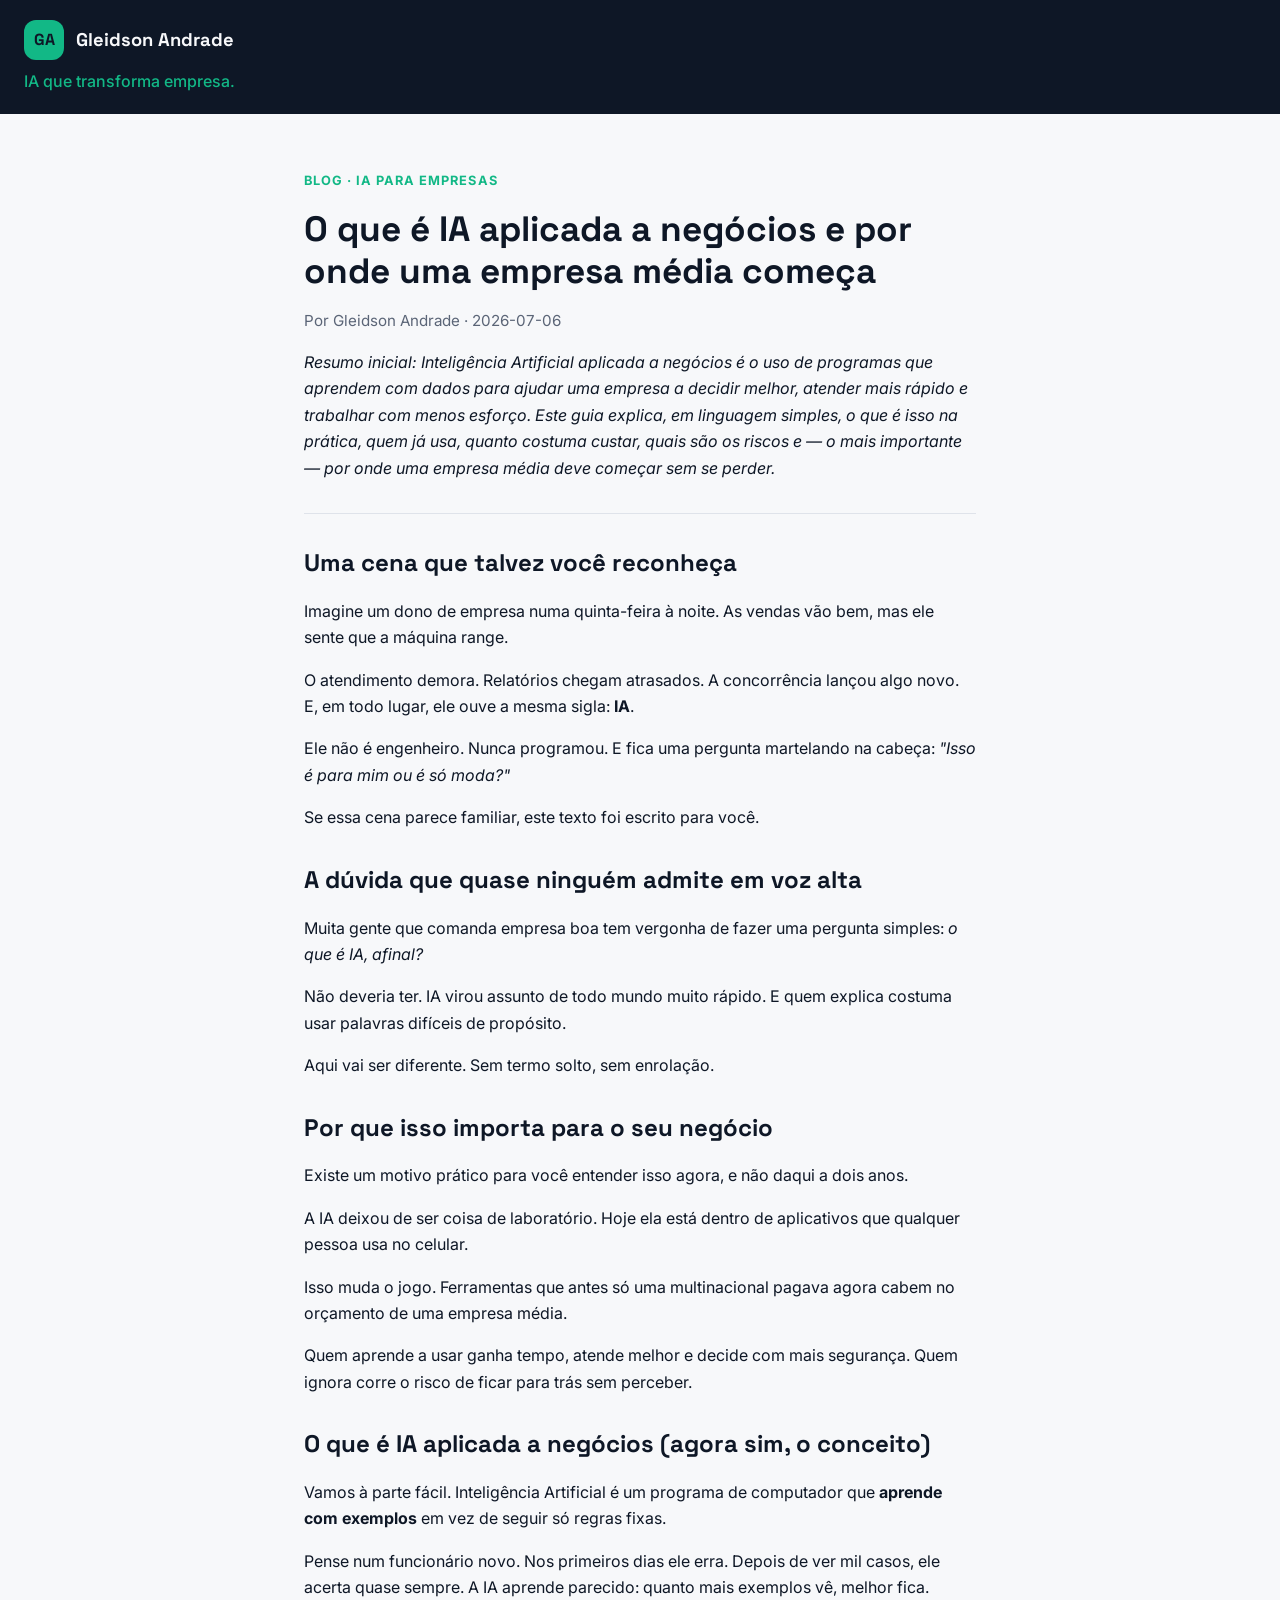
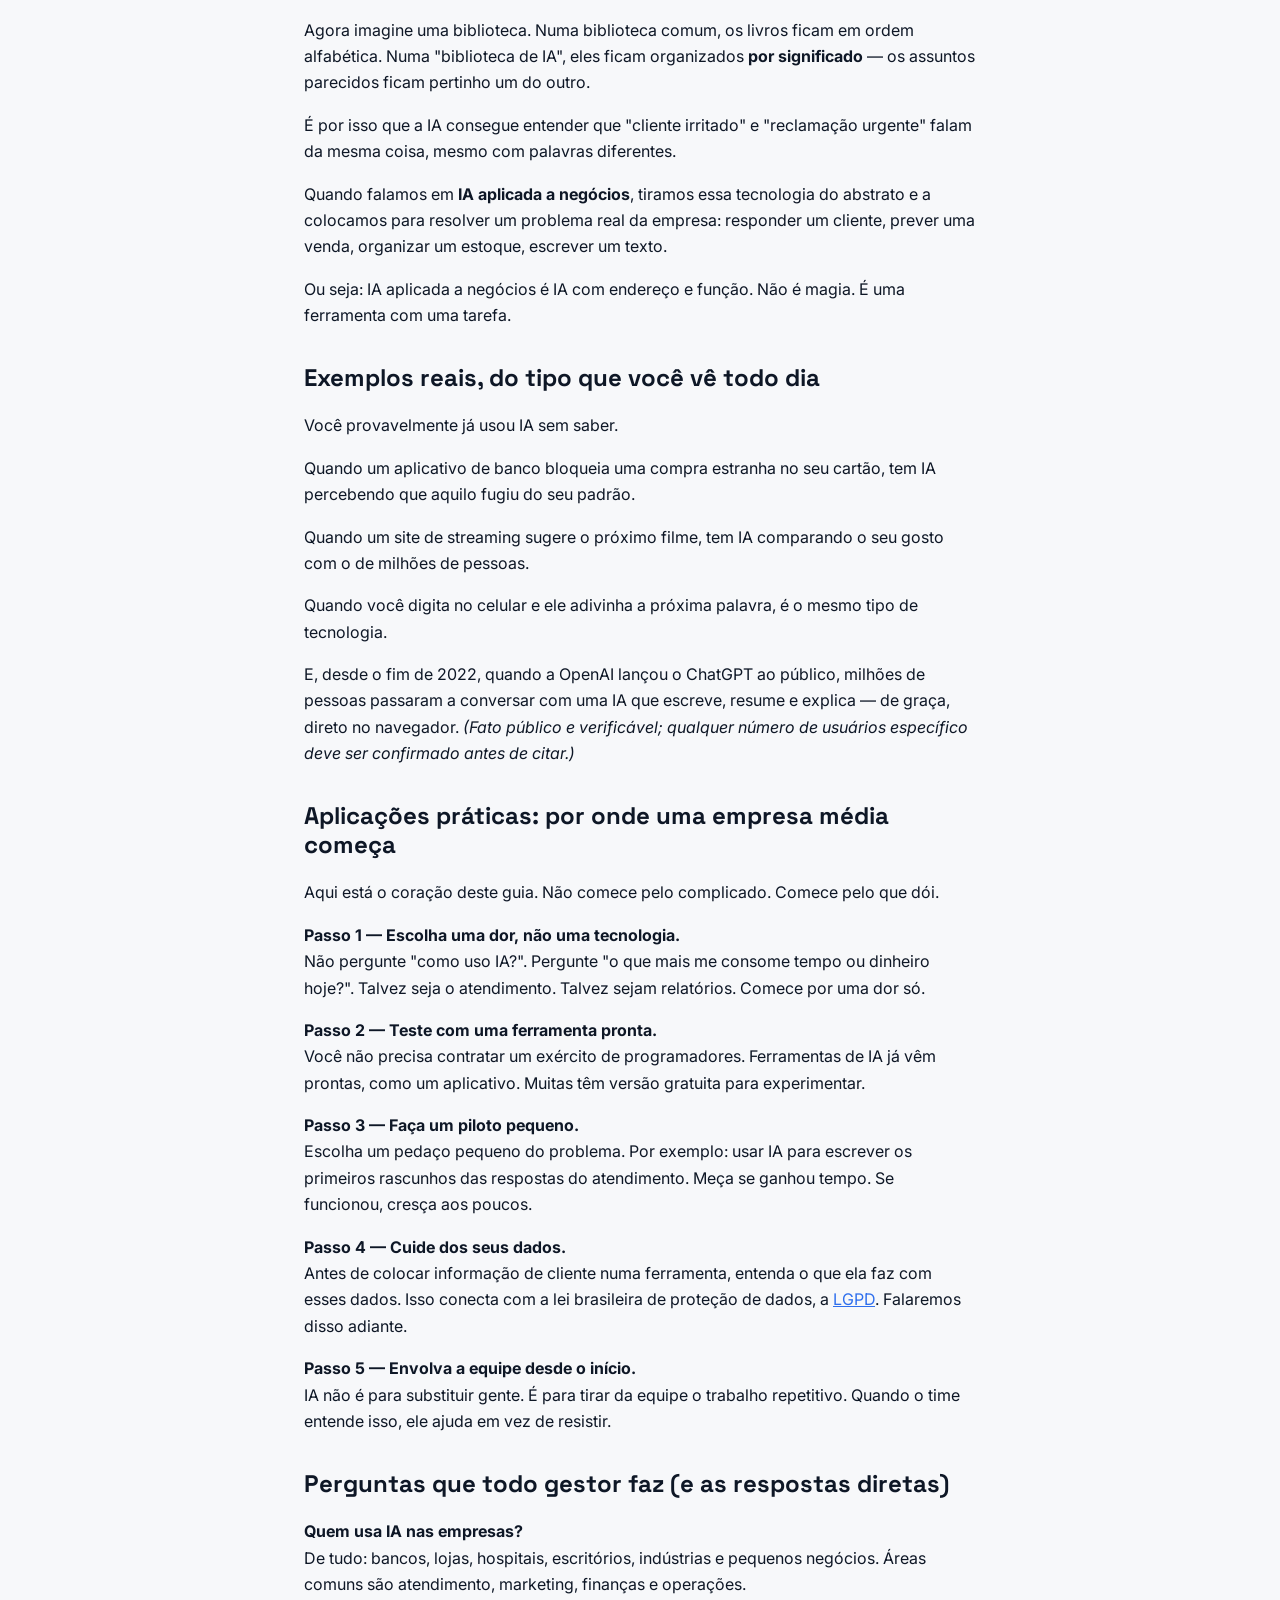
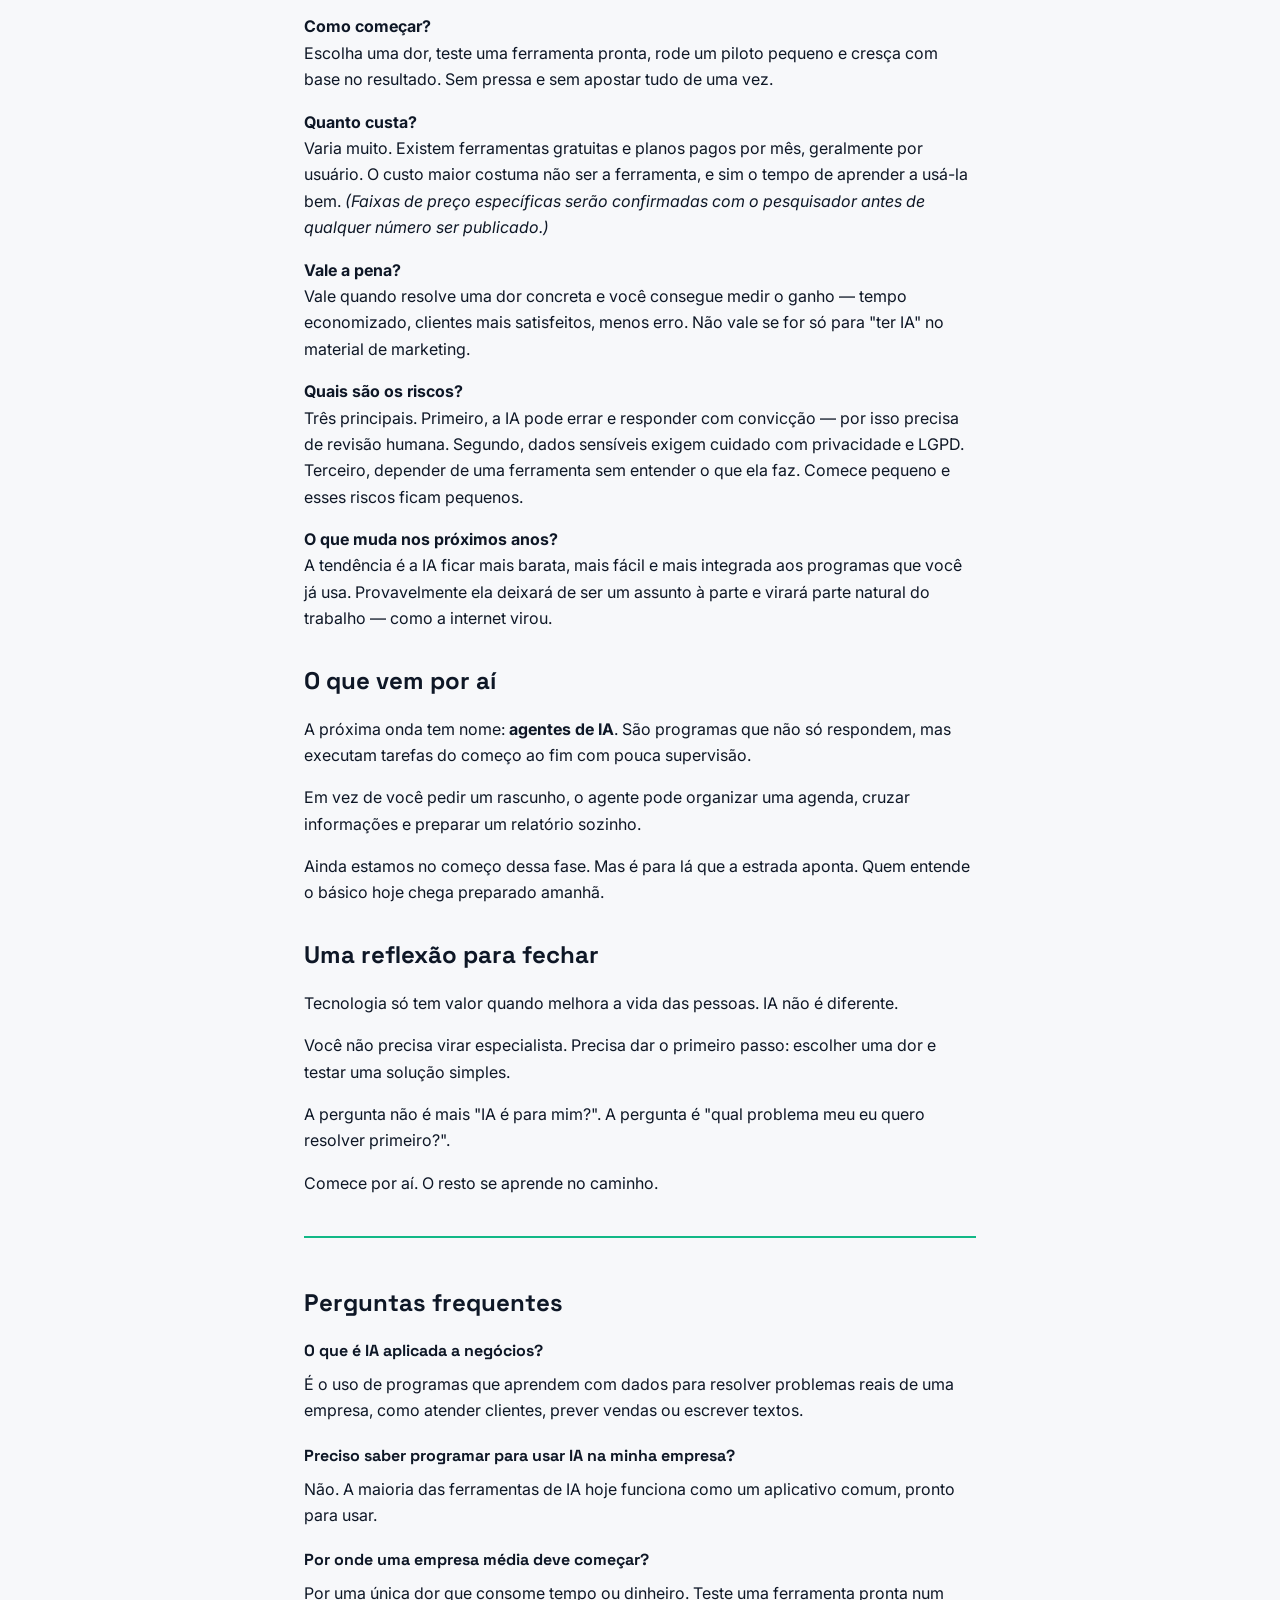
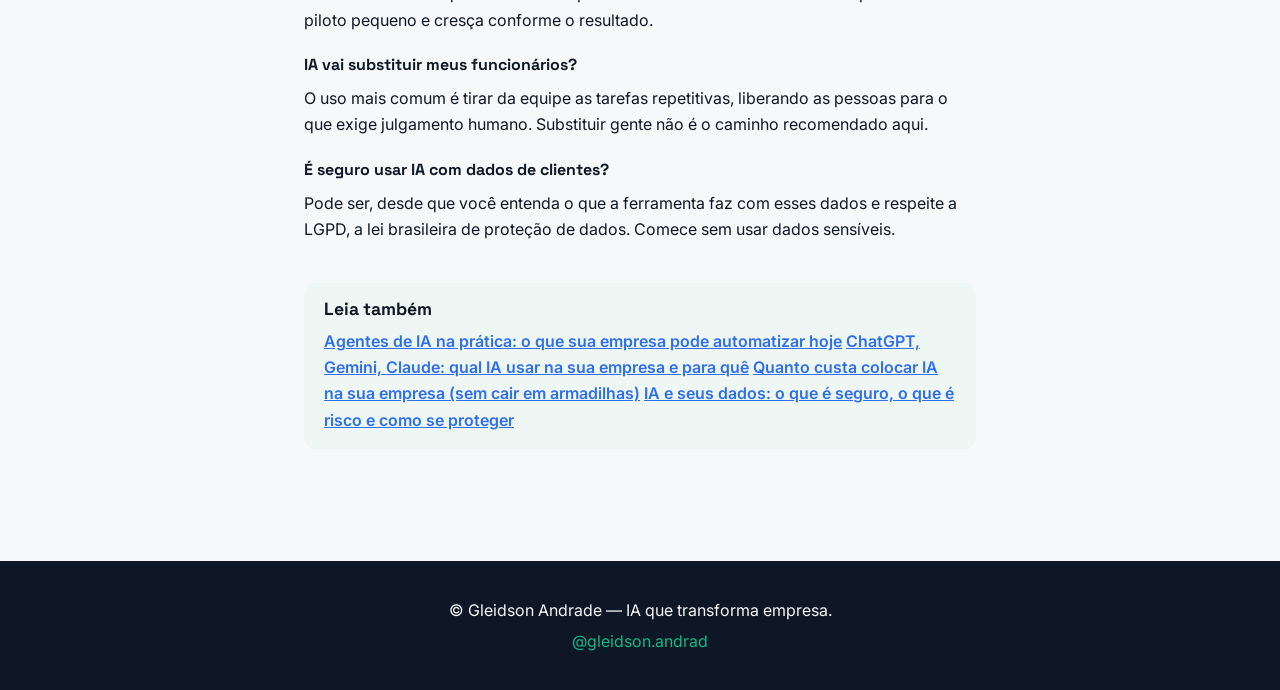
<file: blog/o-que-e-ia-aplicada-a-negocios/index.html>
<!doctype html>
<html lang="pt-BR">
  <head>
    <meta charset="utf-8" />
    <meta name="viewport" content="width=device-width, initial-scale=1" />
    <title>O que é IA aplicada a negócios e por onde uma empresa média começa</title>
    <meta name="description" content="Entenda, em linguagem simples, o que é IA aplicada a negócios, quem usa, quanto custa, quais os riscos e por onde uma empresa média deve começar." />
    <meta name="keywords" content="IA aplicada a negócios, inteligência artificial para empresas, como começar com IA, IA para empresa média, ferramentas de IA para negócios" />
    <link rel="canonical" href="https://gleidsonandrade.github.io/blog/o-que-e-ia-aplicada-a-negocios/" />
    <meta property="og:type" content="website" />
    <meta property="og:title" content="O que é IA aplicada a negócios e por onde uma empresa média começa" />
    <meta property="og:description" content="Entenda, em linguagem simples, o que é IA aplicada a negócios, quem usa, quanto custa, quais os riscos e por onde uma empresa média deve começar." />
    <meta property="og:url" content="https://gleidsonandrade.github.io/blog/o-que-e-ia-aplicada-a-negocios/" />
    <meta name="twitter:card" content="summary_large_image" />
    <link rel="preconnect" href="https://fonts.googleapis.com" />
    <link rel="preconnect" href="https://fonts.gstatic.com" crossorigin />
    <link
      href="https://fonts.googleapis.com/css2?family=Inter:wght@400;500&family=Space+Grotesk:wght@500;700&display=swap"
      rel="stylesheet"
    />
    <link rel="stylesheet" href="https://gleidsonandrade.github.io/styles.css" />
    <script type="application/ld+json">
{
  "@context": "https://schema.org",
  "@graph": [
    {
      "@type": "Article",
      "headline": "O que é IA aplicada a negócios e por onde uma empresa média começa",
      "description": "Entenda, em linguagem simples, o que é IA aplicada a negócios, quem usa, quanto custa, quais os riscos e por onde uma empresa média deve começar.",
      "inLanguage": "pt-BR",
      "author": {
        "@type": "Person",
        "name": "Gleidson Andrade"
      },
      "publisher": {
        "@type": "Organization",
        "name": "Gleidson Andrade",
        "logo": {
          "@type": "ImageObject",
          "url": "https://gleidsonandrade.github.io/logo.svg"
        }
      },
      "about": "Inteligência Artificial aplicada a negócios",
      "keywords": "IA aplicada a negócios, inteligência artificial para empresas, como começar com IA, IA para empresa média, ferramentas de IA para negócios",
      "mainEntityOfPage": {
        "@type": "WebPage",
        "@id": "https://gleidsonandrade.github.io/blog/o-que-e-ia-aplicada-a-negocios/"
      },
      "url": "https://gleidsonandrade.github.io/blog/o-que-e-ia-aplicada-a-negocios/",
      "datePublished": "2026-07-06",
      "dateModified": "2026-07-06"
    },
    {
      "@type": "FAQPage",
      "mainEntity": [
        {
          "@type": "Question",
          "name": "O que é IA aplicada a negócios?",
          "acceptedAnswer": {
            "@type": "Answer",
            "text": "É o uso de programas que aprendem com dados para resolver problemas reais de uma empresa, como atender clientes, prever vendas ou escrever textos."
          }
        },
        {
          "@type": "Question",
          "name": "Preciso saber programar para usar IA na minha empresa?",
          "acceptedAnswer": {
            "@type": "Answer",
            "text": "Não. A maioria das ferramentas de IA hoje funciona como um aplicativo comum, pronto para usar."
          }
        },
        {
          "@type": "Question",
          "name": "Por onde uma empresa média deve começar?",
          "acceptedAnswer": {
            "@type": "Answer",
            "text": "Por uma única dor que consome tempo ou dinheiro. Teste uma ferramenta pronta num piloto pequeno e cresça conforme o resultado."
          }
        },
        {
          "@type": "Question",
          "name": "IA vai substituir meus funcionários?",
          "acceptedAnswer": {
            "@type": "Answer",
            "text": "O uso mais comum é tirar da equipe as tarefas repetitivas, liberando as pessoas para o que exige julgamento humano. Substituir gente não é o caminho recomendado aqui."
          }
        },
        {
          "@type": "Question",
          "name": "É seguro usar IA com dados de clientes?",
          "acceptedAnswer": {
            "@type": "Answer",
            "text": "Pode ser, desde que você entenda o que a ferramenta faz com esses dados e respeite a LGPD, a lei brasileira de proteção de dados. Comece sem usar dados sensíveis."
          }
        }
      ]
    }
  ]
}
    </script>
  </head>
  <body>
    <header class="site-header">
      <a class="brand" href="https://gleidsonandrade.github.io/">
        <span class="brand-monogram">GA</span>
        <span class="brand-name">Gleidson Andrade</span>
      </a>
      <p class="brand-tagline">IA que transforma empresa.</p>
    </header>
    <main class="article">
      <article>
        <p class="eyebrow">Blog · IA para empresas</p>
        <h1>O que é IA aplicada a negócios e por onde uma empresa média começa</h1>
        <p class="byline">Por Gleidson Andrade ·
          <time datetime="2026-07-06">2026-07-06</time>
        </p>
        <p><em>Resumo inicial: Inteligência Artificial aplicada a negócios é o uso de programas que aprendem com dados para ajudar uma empresa a decidir melhor, atender mais rápido e trabalhar com menos esforço. Este guia explica, em linguagem simples, o que é isso na prática, quem já usa, quanto costuma custar, quais são os riscos e — o mais importante — por onde uma empresa média deve começar sem se perder.</em></p>
        <hr />
        <h2>Uma cena que talvez você reconheça</h2>
        <p>Imagine um dono de empresa numa quinta-feira à noite. As vendas vão bem, mas ele sente que a máquina range.</p>
        <p>O atendimento demora. Relatórios chegam atrasados. A concorrência lançou algo novo. E, em todo lugar, ele ouve a mesma sigla: <strong>IA</strong>.</p>
        <p>Ele não é engenheiro. Nunca programou. E fica uma pergunta martelando na cabeça: <em>&quot;Isso é para mim ou é só moda?&quot;</em></p>
        <p>Se essa cena parece familiar, este texto foi escrito para você.</p>
        <h2>A dúvida que quase ninguém admite em voz alta</h2>
        <p>Muita gente que comanda empresa boa tem vergonha de fazer uma pergunta simples: <em>o que é IA, afinal?</em></p>
        <p>Não deveria ter. IA virou assunto de todo mundo muito rápido. E quem explica costuma usar palavras difíceis de propósito.</p>
        <p>Aqui vai ser diferente. Sem termo solto, sem enrolação.</p>
        <h2>Por que isso importa para o seu negócio</h2>
        <p>Existe um motivo prático para você entender isso agora, e não daqui a dois anos.</p>
        <p>A IA deixou de ser coisa de laboratório. Hoje ela está dentro de aplicativos que qualquer pessoa usa no celular.</p>
        <p>Isso muda o jogo. Ferramentas que antes só uma multinacional pagava agora cabem no orçamento de uma empresa média.</p>
        <p>Quem aprende a usar ganha tempo, atende melhor e decide com mais segurança. Quem ignora corre o risco de ficar para trás sem perceber.</p>
        <h2>O que é IA aplicada a negócios (agora sim, o conceito)</h2>
        <p>Vamos à parte fácil. Inteligência Artificial é um programa de computador que <strong>aprende com exemplos</strong> em vez de seguir só regras fixas.</p>
        <p>Pense num funcionário novo. Nos primeiros dias ele erra. Depois de ver mil casos, ele acerta quase sempre. A IA aprende parecido: quanto mais exemplos vê, melhor fica.</p>
        <p>Agora imagine uma biblioteca. Numa biblioteca comum, os livros ficam em ordem alfabética. Numa &quot;biblioteca de IA&quot;, eles ficam organizados <strong>por significado</strong> — os assuntos parecidos ficam pertinho um do outro.</p>
        <p>É por isso que a IA consegue entender que &quot;cliente irritado&quot; e &quot;reclamação urgente&quot; falam da mesma coisa, mesmo com palavras diferentes.</p>
        <p>Quando falamos em <strong>IA aplicada a negócios</strong>, tiramos essa tecnologia do abstrato e a colocamos para resolver um problema real da empresa: responder um cliente, prever uma venda, organizar um estoque, escrever um texto.</p>
        <p>Ou seja: IA aplicada a negócios é IA com endereço e função. Não é magia. É uma ferramenta com uma tarefa.</p>
        <h2>Exemplos reais, do tipo que você vê todo dia</h2>
        <p>Você provavelmente já usou IA sem saber.</p>
        <p>Quando um aplicativo de banco bloqueia uma compra estranha no seu cartão, tem IA percebendo que aquilo fugiu do seu padrão.</p>
        <p>Quando um site de streaming sugere o próximo filme, tem IA comparando o seu gosto com o de milhões de pessoas.</p>
        <p>Quando você digita no celular e ele adivinha a próxima palavra, é o mesmo tipo de tecnologia.</p>
        <p>E, desde o fim de 2022, quando a OpenAI lançou o ChatGPT ao público, milhões de pessoas passaram a conversar com uma IA que escreve, resume e explica — de graça, direto no navegador. <em>(Fato público e verificável; qualquer número de usuários específico deve ser confirmado antes de citar.)</em></p>
        <h2>Aplicações práticas: por onde uma empresa média começa</h2>
        <p>Aqui está o coração deste guia. Não comece pelo complicado. Comece pelo que dói.</p>
        <p><strong>Passo 1 — Escolha uma dor, não uma tecnologia.</strong><br />
        Não pergunte &quot;como uso IA?&quot;. Pergunte &quot;o que mais me consome tempo ou dinheiro hoje?&quot;. Talvez seja o atendimento. Talvez sejam relatórios. Comece por uma dor só.</p>
        <p><strong>Passo 2 — Teste com uma ferramenta pronta.</strong><br />
        Você não precisa contratar um exército de programadores. Ferramentas de IA já vêm prontas, como um aplicativo. Muitas têm versão gratuita para experimentar.</p>
        <p><strong>Passo 3 — Faça um piloto pequeno.</strong><br />
        Escolha um pedaço pequeno do problema. Por exemplo: usar IA para escrever os primeiros rascunhos das respostas do atendimento. Meça se ganhou tempo. Se funcionou, cresça aos poucos.</p>
        <p><strong>Passo 4 — Cuide dos seus dados.</strong><br />
        Antes de colocar informação de cliente numa ferramenta, entenda o que ela faz com esses dados. Isso conecta com a lei brasileira de proteção de dados, a <a href="https://www.gov.br/anpd/pt-br" target="_blank" rel="noopener noreferrer">LGPD</a>. Falaremos disso adiante.</p>
        <p><strong>Passo 5 — Envolva a equipe desde o início.</strong><br />
        IA não é para substituir gente. É para tirar da equipe o trabalho repetitivo. Quando o time entende isso, ele ajuda em vez de resistir.</p>
        <h2>Perguntas que todo gestor faz (e as respostas diretas)</h2>
        <p><strong>Quem usa IA nas empresas?</strong><br />
        De tudo: bancos, lojas, hospitais, escritórios, indústrias e pequenos negócios. Áreas comuns são atendimento, marketing, finanças e operações.</p>
        <p><strong>Como começar?</strong><br />
        Escolha uma dor, teste uma ferramenta pronta, rode um piloto pequeno e cresça com base no resultado. Sem pressa e sem apostar tudo de uma vez.</p>
        <p><strong>Quanto custa?</strong><br />
        Varia muito. Existem ferramentas gratuitas e planos pagos por mês, geralmente por usuário. O custo maior costuma não ser a ferramenta, e sim o tempo de aprender a usá-la bem. <em>(Faixas de preço específicas serão confirmadas com o pesquisador antes de qualquer número ser publicado.)</em></p>
        <p><strong>Vale a pena?</strong><br />
        Vale quando resolve uma dor concreta e você consegue medir o ganho — tempo economizado, clientes mais satisfeitos, menos erro. Não vale se for só para &quot;ter IA&quot; no material de marketing.</p>
        <p><strong>Quais são os riscos?</strong><br />
        Três principais. Primeiro, a IA pode errar e responder com convicção — por isso precisa de revisão humana. Segundo, dados sensíveis exigem cuidado com privacidade e LGPD. Terceiro, depender de uma ferramenta sem entender o que ela faz. Comece pequeno e esses riscos ficam pequenos.</p>
        <p><strong>O que muda nos próximos anos?</strong><br />
        A tendência é a IA ficar mais barata, mais fácil e mais integrada aos programas que você já usa. Provavelmente ela deixará de ser um assunto à parte e virará parte natural do trabalho — como a internet virou.</p>
        <h2>O que vem por aí</h2>
        <p>A próxima onda tem nome: <strong>agentes de IA</strong>. São programas que não só respondem, mas executam tarefas do começo ao fim com pouca supervisão.</p>
        <p>Em vez de você pedir um rascunho, o agente pode organizar uma agenda, cruzar informações e preparar um relatório sozinho.</p>
        <p>Ainda estamos no começo dessa fase. Mas é para lá que a estrada aponta. Quem entende o básico hoje chega preparado amanhã.</p>
        <h2>Uma reflexão para fechar</h2>
        <p>Tecnologia só tem valor quando melhora a vida das pessoas. IA não é diferente.</p>
        <p>Você não precisa virar especialista. Precisa dar o primeiro passo: escolher uma dor e testar uma solução simples.</p>
        <p>A pergunta não é mais &quot;IA é para mim?&quot;. A pergunta é &quot;qual problema meu eu quero resolver primeiro?&quot;.</p>
        <p>Comece por aí. O resto se aprende no caminho.</p>

        <section class="faq" aria-labelledby="faq-title">
          <h2 id="faq-title">Perguntas frequentes</h2>
          <dl>
            <dt>O que é IA aplicada a negócios?</dt>
            <dd>É o uso de programas que aprendem com dados para resolver problemas reais de uma empresa, como atender clientes, prever vendas ou escrever textos.</dd>
            <dt>Preciso saber programar para usar IA na minha empresa?</dt>
            <dd>Não. A maioria das ferramentas de IA hoje funciona como um aplicativo comum, pronto para usar.</dd>
            <dt>Por onde uma empresa média deve começar?</dt>
            <dd>Por uma única dor que consome tempo ou dinheiro. Teste uma ferramenta pronta num piloto pequeno e cresça conforme o resultado.</dd>
            <dt>IA vai substituir meus funcionários?</dt>
            <dd>O uso mais comum é tirar da equipe as tarefas repetitivas, liberando as pessoas para o que exige julgamento humano. Substituir gente não é o caminho recomendado aqui.</dd>
            <dt>É seguro usar IA com dados de clientes?</dt>
            <dd>Pode ser, desde que você entenda o que a ferramenta faz com esses dados e respeite a LGPD, a lei brasileira de proteção de dados. Comece sem usar dados sensíveis.</dd>
          </dl>
        </section>

        <aside class="related">
          <h2>Leia também</h2>
          <a class="related-link" href="https://gleidsonandrade.github.io/blog/agentes-de-ia-na-pratica/">Agentes de IA na prática: o que sua empresa pode automatizar hoje</a>
          <a class="related-link" href="https://gleidsonandrade.github.io/blog/qual-ia-usar-chatgpt-gemini-claude/">ChatGPT, Gemini, Claude: qual IA usar na sua empresa e para quê</a>
          <a class="related-link" href="https://gleidsonandrade.github.io/blog/quanto-custa-ia-na-empresa/">Quanto custa colocar IA na sua empresa (sem cair em armadilhas)</a>
          <a class="related-link" href="https://gleidsonandrade.github.io/blog/ia-seguranca-dados-empresa/">IA e seus dados: o que é seguro, o que é risco e como se proteger</a>
        </aside>
      </article>
    </main>
    <footer class="site-footer">
      <p>© Gleidson Andrade — IA que transforma empresa.</p>
      <p class="handle">@gleidson.andrad</p>
    </footer>
  </body>
</html>
</file>
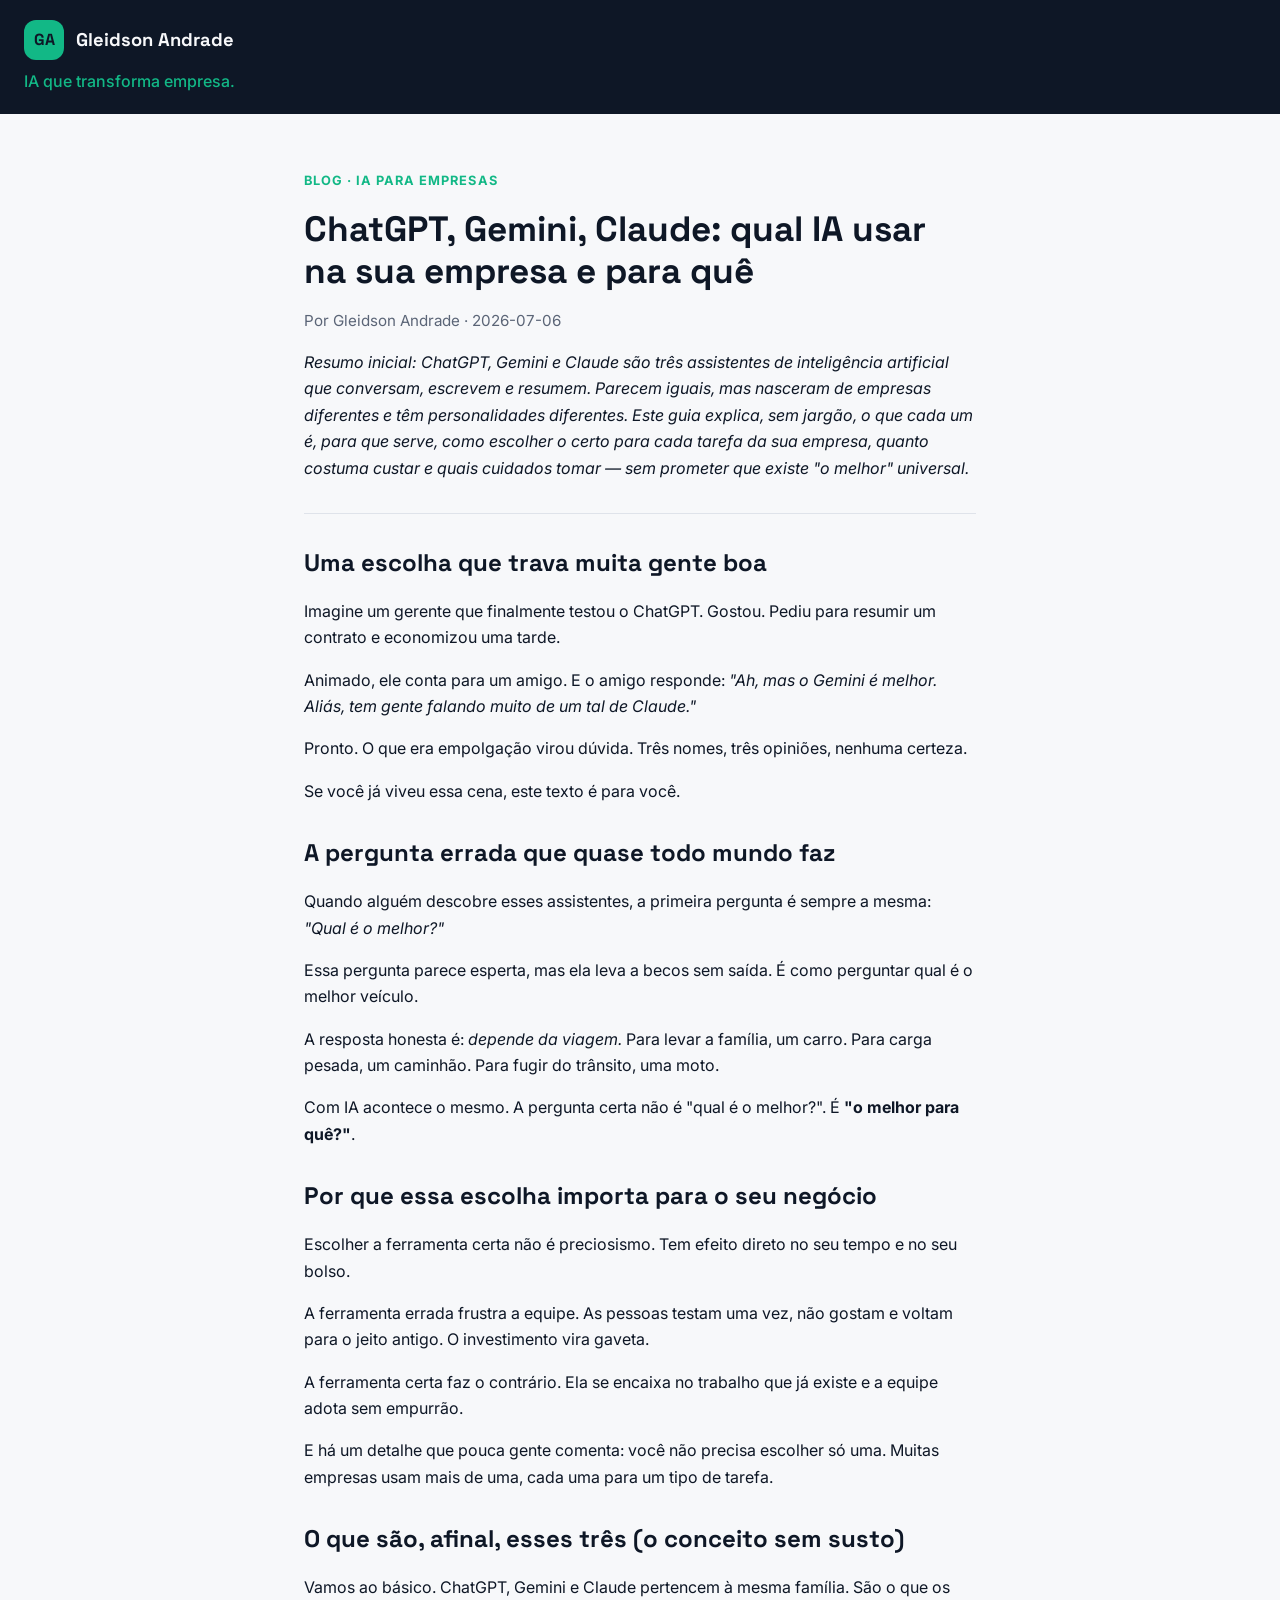
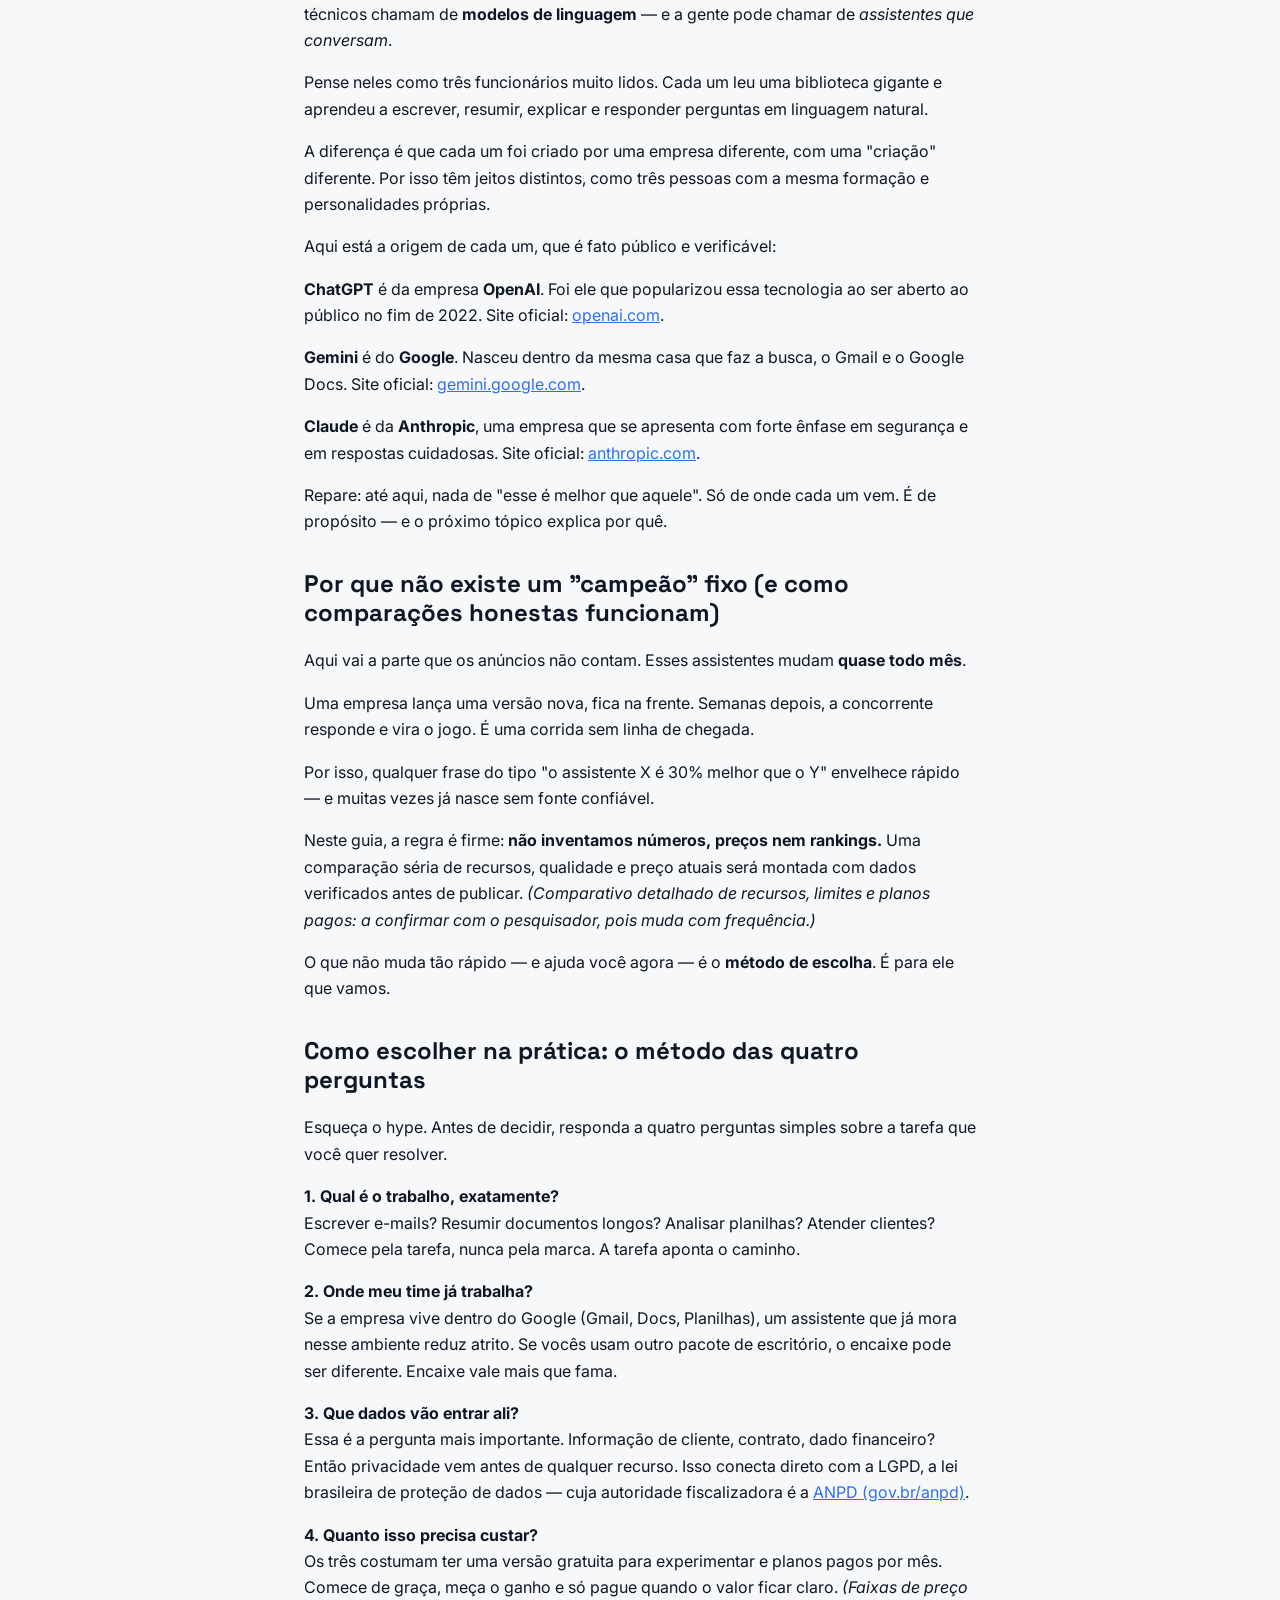
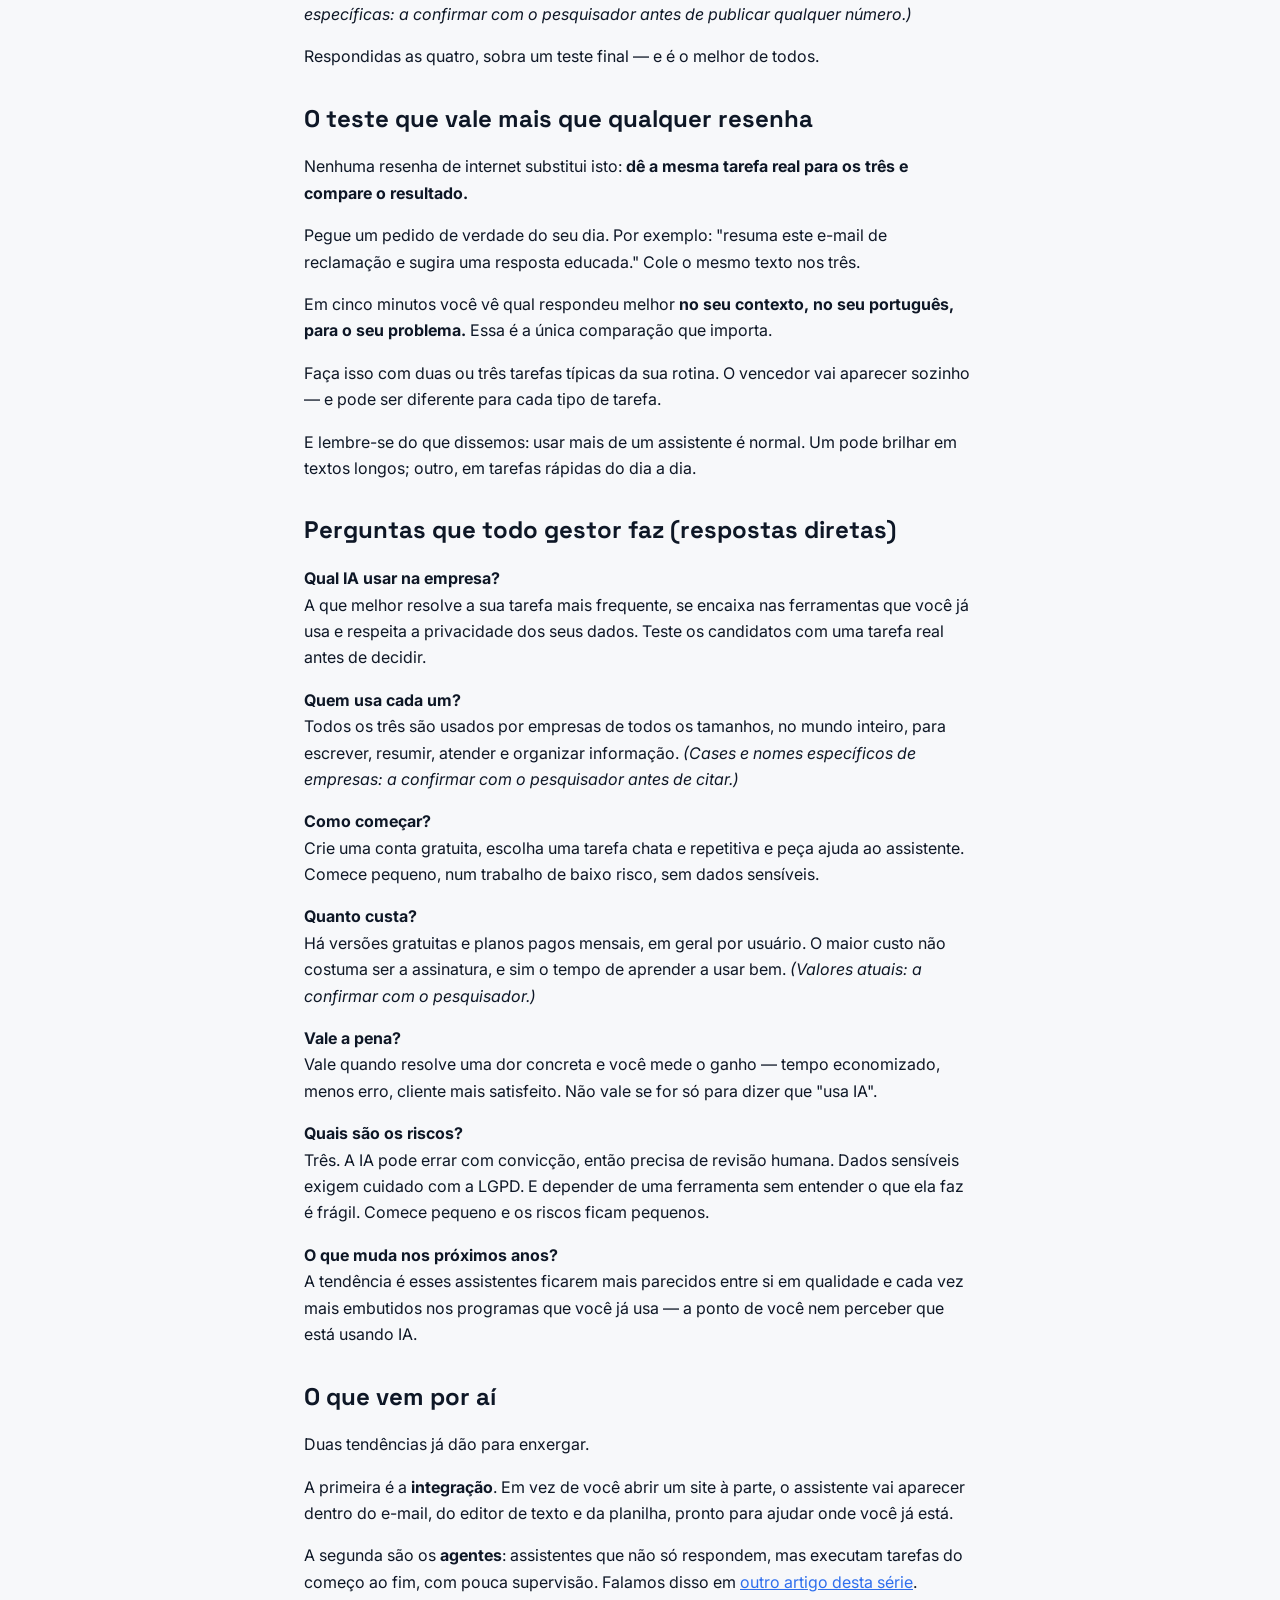
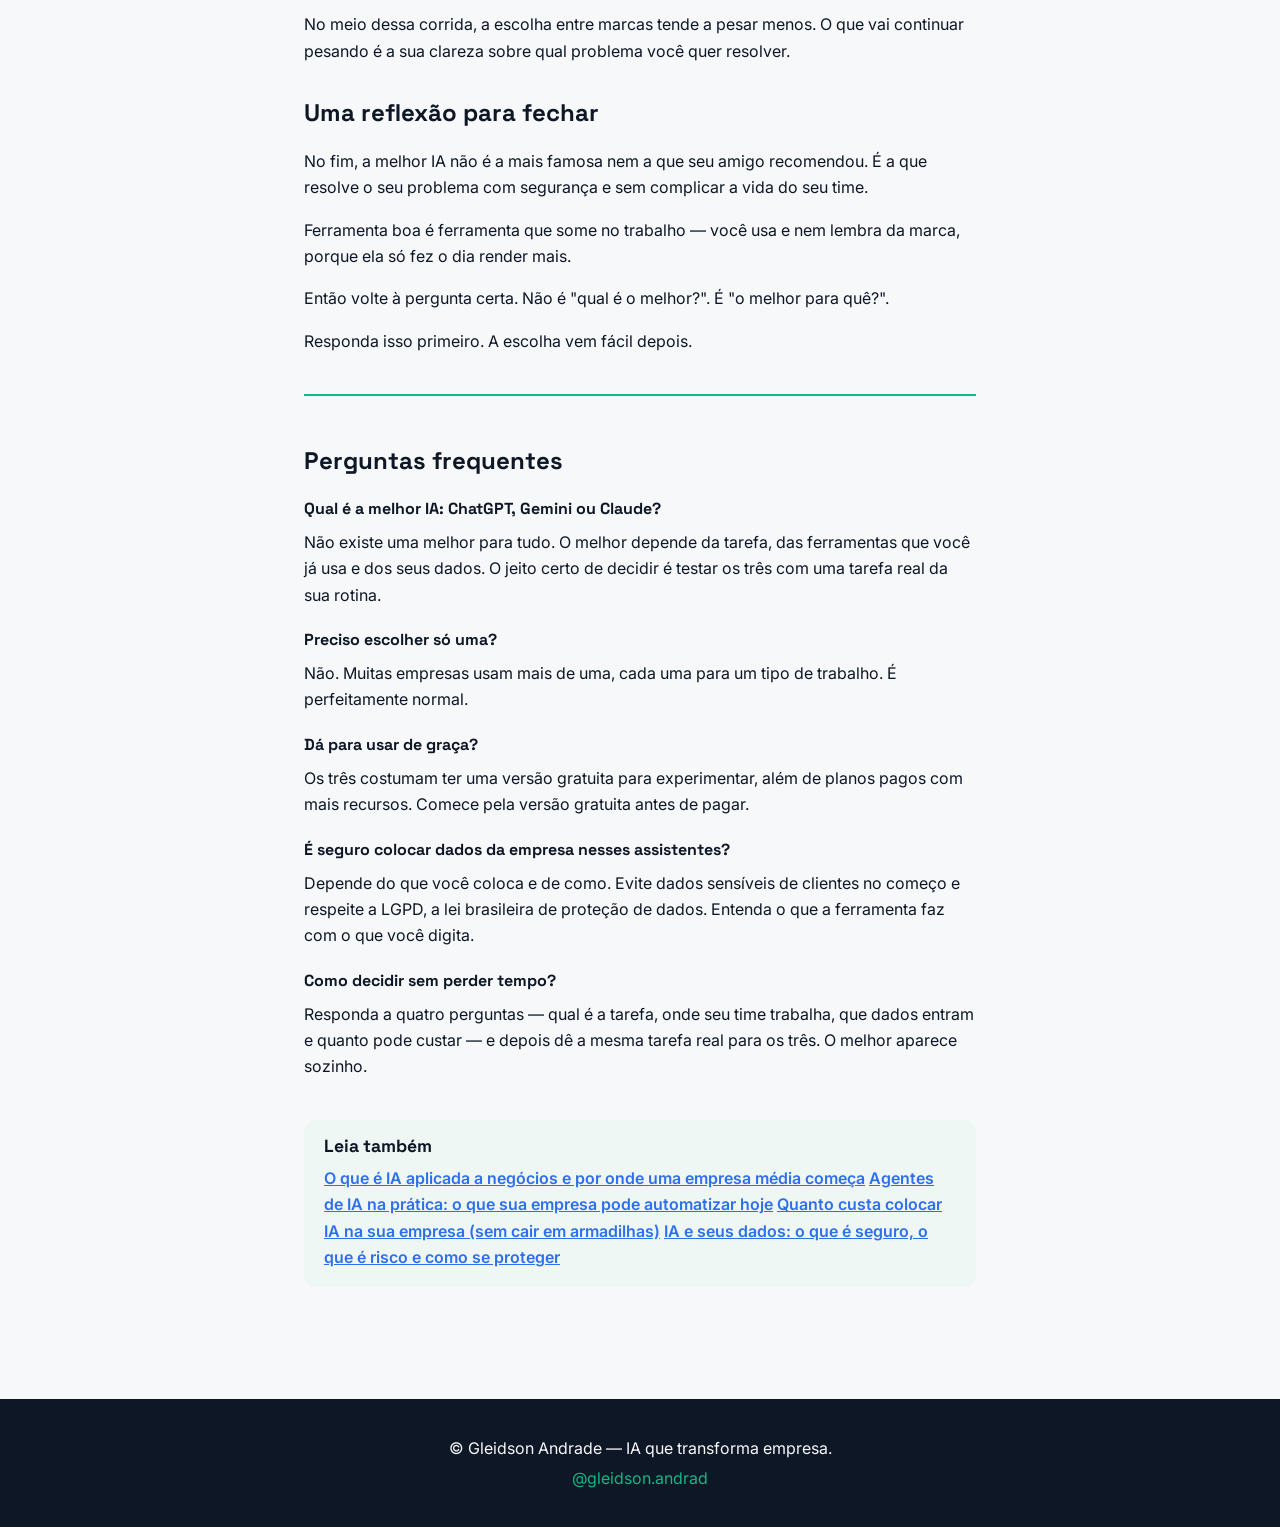
<file: blog/qual-ia-usar-chatgpt-gemini-claude/index.html>
<!doctype html>
<html lang="pt-BR">
  <head>
    <meta charset="utf-8" />
    <meta name="viewport" content="width=device-width, initial-scale=1" />
    <title>ChatGPT, Gemini, Claude: qual IA usar na sua empresa e para quê</title>
    <meta name="description" content="ChatGPT, Gemini ou Claude? Entenda em linguagem simples o que cada assistente de IA faz, como escolher o certo para cada tarefa da sua empresa, quanto custa e quais cuidados tomar. Sem hype e sem jargão." />
    <meta name="keywords" content="qual IA usar, ChatGPT Gemini Claude, qual inteligência artificial é melhor, comparação de assistentes de IA, escolher ferramenta de IA para empresa" />
    <link rel="canonical" href="https://gleidsonandrade.github.io/blog/qual-ia-usar-chatgpt-gemini-claude/" />
    <meta property="og:type" content="website" />
    <meta property="og:title" content="ChatGPT, Gemini, Claude: qual IA usar na sua empresa e para quê" />
    <meta property="og:description" content="ChatGPT, Gemini ou Claude? Entenda em linguagem simples o que cada assistente de IA faz, como escolher o certo para cada tarefa da sua empresa, quanto custa e quais cuidados tomar. Sem hype e sem jargão." />
    <meta property="og:url" content="https://gleidsonandrade.github.io/blog/qual-ia-usar-chatgpt-gemini-claude/" />
    <meta name="twitter:card" content="summary_large_image" />
    <link rel="preconnect" href="https://fonts.googleapis.com" />
    <link rel="preconnect" href="https://fonts.gstatic.com" crossorigin />
    <link
      href="https://fonts.googleapis.com/css2?family=Inter:wght@400;500&family=Space+Grotesk:wght@500;700&display=swap"
      rel="stylesheet"
    />
    <link rel="stylesheet" href="https://gleidsonandrade.github.io/styles.css" />
    <script type="application/ld+json">
{
  "@context": "https://schema.org",
  "@graph": [
    {
      "@type": "Article",
      "headline": "ChatGPT, Gemini, Claude: qual IA usar na sua empresa e para quê",
      "description": "ChatGPT, Gemini ou Claude? Entenda em linguagem simples o que cada assistente de IA faz, como escolher o certo para cada tarefa da sua empresa, quanto custa e quais cuidados tomar. Sem hype e sem jargão.",
      "inLanguage": "pt-BR",
      "author": {
        "@type": "Person",
        "name": "Gleidson Andrade"
      },
      "publisher": {
        "@type": "Organization",
        "name": "Gleidson Andrade",
        "logo": {
          "@type": "ImageObject",
          "url": "https://gleidsonandrade.github.io/logo.svg"
        }
      },
      "about": "Comparação de assistentes de inteligência artificial para empresas",
      "keywords": "qual IA usar, ChatGPT Gemini Claude, qual inteligência artificial é melhor, comparação de assistentes de IA, escolher ferramenta de IA para empresa",
      "mainEntityOfPage": {
        "@type": "WebPage",
        "@id": "https://gleidsonandrade.github.io/blog/qual-ia-usar-chatgpt-gemini-claude/"
      },
      "url": "https://gleidsonandrade.github.io/blog/qual-ia-usar-chatgpt-gemini-claude/",
      "datePublished": "2026-07-06",
      "dateModified": "2026-07-06"
    },
    {
      "@type": "FAQPage",
      "mainEntity": [
        {
          "@type": "Question",
          "name": "Qual é a melhor IA: ChatGPT, Gemini ou Claude?",
          "acceptedAnswer": {
            "@type": "Answer",
            "text": "Não existe uma melhor para tudo. O melhor depende da tarefa, das ferramentas que você já usa e dos seus dados. O jeito certo de decidir é testar os três com uma tarefa real da sua rotina."
          }
        },
        {
          "@type": "Question",
          "name": "Preciso escolher só uma?",
          "acceptedAnswer": {
            "@type": "Answer",
            "text": "Não. Muitas empresas usam mais de uma, cada uma para um tipo de trabalho. É perfeitamente normal."
          }
        },
        {
          "@type": "Question",
          "name": "Dá para usar de graça?",
          "acceptedAnswer": {
            "@type": "Answer",
            "text": "Os três costumam ter uma versão gratuita para experimentar, além de planos pagos com mais recursos. Comece pela versão gratuita antes de pagar."
          }
        },
        {
          "@type": "Question",
          "name": "É seguro colocar dados da empresa nesses assistentes?",
          "acceptedAnswer": {
            "@type": "Answer",
            "text": "Depende do que você coloca e de como. Evite dados sensíveis de clientes no começo e respeite a LGPD, a lei brasileira de proteção de dados. Entenda o que a ferramenta faz com o que você digita."
          }
        },
        {
          "@type": "Question",
          "name": "Como decidir sem perder tempo?",
          "acceptedAnswer": {
            "@type": "Answer",
            "text": "Responda a quatro perguntas — qual é a tarefa, onde seu time trabalha, que dados entram e quanto pode custar — e depois dê a mesma tarefa real para os três. O melhor aparece sozinho."
          }
        }
      ]
    }
  ]
}
    </script>
  </head>
  <body>
    <header class="site-header">
      <a class="brand" href="https://gleidsonandrade.github.io/">
        <span class="brand-monogram">GA</span>
        <span class="brand-name">Gleidson Andrade</span>
      </a>
      <p class="brand-tagline">IA que transforma empresa.</p>
    </header>
    <main class="article">
      <article>
        <p class="eyebrow">Blog · IA para empresas</p>
        <h1>ChatGPT, Gemini, Claude: qual IA usar na sua empresa e para quê</h1>
        <p class="byline">Por Gleidson Andrade ·
          <time datetime="2026-07-06">2026-07-06</time>
        </p>
        <p><em>Resumo inicial: ChatGPT, Gemini e Claude são três assistentes de inteligência artificial que conversam, escrevem e resumem. Parecem iguais, mas nasceram de empresas diferentes e têm personalidades diferentes. Este guia explica, sem jargão, o que cada um é, para que serve, como escolher o certo para cada tarefa da sua empresa, quanto costuma custar e quais cuidados tomar — sem prometer que existe &quot;o melhor&quot; universal.</em></p>
        <hr />
        <h2>Uma escolha que trava muita gente boa</h2>
        <p>Imagine um gerente que finalmente testou o ChatGPT. Gostou. Pediu para resumir um contrato e economizou uma tarde.</p>
        <p>Animado, ele conta para um amigo. E o amigo responde: <em>&quot;Ah, mas o Gemini é melhor. Aliás, tem gente falando muito de um tal de Claude.&quot;</em></p>
        <p>Pronto. O que era empolgação virou dúvida. Três nomes, três opiniões, nenhuma certeza.</p>
        <p>Se você já viveu essa cena, este texto é para você.</p>
        <h2>A pergunta errada que quase todo mundo faz</h2>
        <p>Quando alguém descobre esses assistentes, a primeira pergunta é sempre a mesma: <em>&quot;Qual é o melhor?&quot;</em></p>
        <p>Essa pergunta parece esperta, mas ela leva a becos sem saída. É como perguntar qual é o melhor veículo.</p>
        <p>A resposta honesta é: <em>depende da viagem.</em> Para levar a família, um carro. Para carga pesada, um caminhão. Para fugir do trânsito, uma moto.</p>
        <p>Com IA acontece o mesmo. A pergunta certa não é &quot;qual é o melhor?&quot;. É <strong>&quot;o melhor para quê?&quot;</strong>.</p>
        <h2>Por que essa escolha importa para o seu negócio</h2>
        <p>Escolher a ferramenta certa não é preciosismo. Tem efeito direto no seu tempo e no seu bolso.</p>
        <p>A ferramenta errada frustra a equipe. As pessoas testam uma vez, não gostam e voltam para o jeito antigo. O investimento vira gaveta.</p>
        <p>A ferramenta certa faz o contrário. Ela se encaixa no trabalho que já existe e a equipe adota sem empurrão.</p>
        <p>E há um detalhe que pouca gente comenta: você não precisa escolher só uma. Muitas empresas usam mais de uma, cada uma para um tipo de tarefa.</p>
        <h2>O que são, afinal, esses três (o conceito sem susto)</h2>
        <p>Vamos ao básico. ChatGPT, Gemini e Claude pertencem à mesma família. São o que os técnicos chamam de <strong>modelos de linguagem</strong> — e a gente pode chamar de <em>assistentes que conversam</em>.</p>
        <p>Pense neles como três funcionários muito lidos. Cada um leu uma biblioteca gigante e aprendeu a escrever, resumir, explicar e responder perguntas em linguagem natural.</p>
        <p>A diferença é que cada um foi criado por uma empresa diferente, com uma &quot;criação&quot; diferente. Por isso têm jeitos distintos, como três pessoas com a mesma formação e personalidades próprias.</p>
        <p>Aqui está a origem de cada um, que é fato público e verificável:</p>
        <p><strong>ChatGPT</strong> é da empresa <strong>OpenAI</strong>. Foi ele que popularizou essa tecnologia ao ser aberto ao público no fim de 2022. Site oficial: <a href="https://openai.com/" target="_blank" rel="noopener noreferrer">openai.com</a>.</p>
        <p><strong>Gemini</strong> é do <strong>Google</strong>. Nasceu dentro da mesma casa que faz a busca, o Gmail e o Google Docs. Site oficial: <a href="https://gemini.google.com/" target="_blank" rel="noopener noreferrer">gemini.google.com</a>.</p>
        <p><strong>Claude</strong> é da <strong>Anthropic</strong>, uma empresa que se apresenta com forte ênfase em segurança e em respostas cuidadosas. Site oficial: <a href="https://www.anthropic.com/" target="_blank" rel="noopener noreferrer">anthropic.com</a>.</p>
        <p>Repare: até aqui, nada de &quot;esse é melhor que aquele&quot;. Só de onde cada um vem. É de propósito — e o próximo tópico explica por quê.</p>
        <h2>Por que não existe um &quot;campeão&quot; fixo (e como comparações honestas funcionam)</h2>
        <p>Aqui vai a parte que os anúncios não contam. Esses assistentes mudam <strong>quase todo mês</strong>.</p>
        <p>Uma empresa lança uma versão nova, fica na frente. Semanas depois, a concorrente responde e vira o jogo. É uma corrida sem linha de chegada.</p>
        <p>Por isso, qualquer frase do tipo &quot;o assistente X é 30% melhor que o Y&quot; envelhece rápido — e muitas vezes já nasce sem fonte confiável.</p>
        <p>Neste guia, a regra é firme: <strong>não inventamos números, preços nem rankings.</strong> Uma comparação séria de recursos, qualidade e preço atuais será montada com dados verificados antes de publicar. <em>(Comparativo detalhado de recursos, limites e planos pagos: a confirmar com o pesquisador, pois muda com frequência.)</em></p>
        <p>O que não muda tão rápido — e ajuda você agora — é o <strong>método de escolha</strong>. É para ele que vamos.</p>
        <h2>Como escolher na prática: o método das quatro perguntas</h2>
        <p>Esqueça o hype. Antes de decidir, responda a quatro perguntas simples sobre a tarefa que você quer resolver.</p>
        <p><strong>1. Qual é o trabalho, exatamente?</strong><br />
        Escrever e-mails? Resumir documentos longos? Analisar planilhas? Atender clientes? Comece pela tarefa, nunca pela marca. A tarefa aponta o caminho.</p>
        <p><strong>2. Onde meu time já trabalha?</strong><br />
        Se a empresa vive dentro do Google (Gmail, Docs, Planilhas), um assistente que já mora nesse ambiente reduz atrito. Se vocês usam outro pacote de escritório, o encaixe pode ser diferente. Encaixe vale mais que fama.</p>
        <p><strong>3. Que dados vão entrar ali?</strong><br />
        Essa é a pergunta mais importante. Informação de cliente, contrato, dado financeiro? Então privacidade vem antes de qualquer recurso. Isso conecta direto com a LGPD, a lei brasileira de proteção de dados — cuja autoridade fiscalizadora é a <a href="https://www.gov.br/anpd/pt-br" target="_blank" rel="noopener noreferrer">ANPD (gov.br/anpd)</a>.</p>
        <p><strong>4. Quanto isso precisa custar?</strong><br />
        Os três costumam ter uma versão gratuita para experimentar e planos pagos por mês. Comece de graça, meça o ganho e só pague quando o valor ficar claro. <em>(Faixas de preço específicas: a confirmar com o pesquisador antes de publicar qualquer número.)</em></p>
        <p>Respondidas as quatro, sobra um teste final — e é o melhor de todos.</p>
        <h2>O teste que vale mais que qualquer resenha</h2>
        <p>Nenhuma resenha de internet substitui isto: <strong>dê a mesma tarefa real para os três e compare o resultado.</strong></p>
        <p>Pegue um pedido de verdade do seu dia. Por exemplo: &quot;resuma este e-mail de reclamação e sugira uma resposta educada.&quot; Cole o mesmo texto nos três.</p>
        <p>Em cinco minutos você vê qual respondeu melhor <strong>no seu contexto, no seu português, para o seu problema.</strong> Essa é a única comparação que importa.</p>
        <p>Faça isso com duas ou três tarefas típicas da sua rotina. O vencedor vai aparecer sozinho — e pode ser diferente para cada tipo de tarefa.</p>
        <p>E lembre-se do que dissemos: usar mais de um assistente é normal. Um pode brilhar em textos longos; outro, em tarefas rápidas do dia a dia.</p>
        <h2>Perguntas que todo gestor faz (respostas diretas)</h2>
        <p><strong>Qual IA usar na empresa?</strong><br />
        A que melhor resolve a sua tarefa mais frequente, se encaixa nas ferramentas que você já usa e respeita a privacidade dos seus dados. Teste os candidatos com uma tarefa real antes de decidir.</p>
        <p><strong>Quem usa cada um?</strong><br />
        Todos os três são usados por empresas de todos os tamanhos, no mundo inteiro, para escrever, resumir, atender e organizar informação. <em>(Cases e nomes específicos de empresas: a confirmar com o pesquisador antes de citar.)</em></p>
        <p><strong>Como começar?</strong><br />
        Crie uma conta gratuita, escolha uma tarefa chata e repetitiva e peça ajuda ao assistente. Comece pequeno, num trabalho de baixo risco, sem dados sensíveis.</p>
        <p><strong>Quanto custa?</strong><br />
        Há versões gratuitas e planos pagos mensais, em geral por usuário. O maior custo não costuma ser a assinatura, e sim o tempo de aprender a usar bem. <em>(Valores atuais: a confirmar com o pesquisador.)</em></p>
        <p><strong>Vale a pena?</strong><br />
        Vale quando resolve uma dor concreta e você mede o ganho — tempo economizado, menos erro, cliente mais satisfeito. Não vale se for só para dizer que &quot;usa IA&quot;.</p>
        <p><strong>Quais são os riscos?</strong><br />
        Três. A IA pode errar com convicção, então precisa de revisão humana. Dados sensíveis exigem cuidado com a LGPD. E depender de uma ferramenta sem entender o que ela faz é frágil. Comece pequeno e os riscos ficam pequenos.</p>
        <p><strong>O que muda nos próximos anos?</strong><br />
        A tendência é esses assistentes ficarem mais parecidos entre si em qualidade e cada vez mais embutidos nos programas que você já usa — a ponto de você nem perceber que está usando IA.</p>
        <h2>O que vem por aí</h2>
        <p>Duas tendências já dão para enxergar.</p>
        <p>A primeira é a <strong>integração</strong>. Em vez de você abrir um site à parte, o assistente vai aparecer dentro do e-mail, do editor de texto e da planilha, pronto para ajudar onde você já está.</p>
        <p>A segunda são os <strong>agentes</strong>: assistentes que não só respondem, mas executam tarefas do começo ao fim, com pouca supervisão. Falamos disso em <a href="/blog/agentes-de-ia-na-pratica/">outro artigo desta série</a>.</p>
        <p>No meio dessa corrida, a escolha entre marcas tende a pesar menos. O que vai continuar pesando é a sua clareza sobre qual problema você quer resolver.</p>
        <h2>Uma reflexão para fechar</h2>
        <p>No fim, a melhor IA não é a mais famosa nem a que seu amigo recomendou. É a que resolve o seu problema com segurança e sem complicar a vida do seu time.</p>
        <p>Ferramenta boa é ferramenta que some no trabalho — você usa e nem lembra da marca, porque ela só fez o dia render mais.</p>
        <p>Então volte à pergunta certa. Não é &quot;qual é o melhor?&quot;. É &quot;o melhor para quê?&quot;.</p>
        <p>Responda isso primeiro. A escolha vem fácil depois.</p>

        <section class="faq" aria-labelledby="faq-title">
          <h2 id="faq-title">Perguntas frequentes</h2>
          <dl>
            <dt>Qual é a melhor IA: ChatGPT, Gemini ou Claude?</dt>
            <dd>Não existe uma melhor para tudo. O melhor depende da tarefa, das ferramentas que você já usa e dos seus dados. O jeito certo de decidir é testar os três com uma tarefa real da sua rotina.</dd>
            <dt>Preciso escolher só uma?</dt>
            <dd>Não. Muitas empresas usam mais de uma, cada uma para um tipo de trabalho. É perfeitamente normal.</dd>
            <dt>Dá para usar de graça?</dt>
            <dd>Os três costumam ter uma versão gratuita para experimentar, além de planos pagos com mais recursos. Comece pela versão gratuita antes de pagar.</dd>
            <dt>É seguro colocar dados da empresa nesses assistentes?</dt>
            <dd>Depende do que você coloca e de como. Evite dados sensíveis de clientes no começo e respeite a LGPD, a lei brasileira de proteção de dados. Entenda o que a ferramenta faz com o que você digita.</dd>
            <dt>Como decidir sem perder tempo?</dt>
            <dd>Responda a quatro perguntas — qual é a tarefa, onde seu time trabalha, que dados entram e quanto pode custar — e depois dê a mesma tarefa real para os três. O melhor aparece sozinho.</dd>
          </dl>
        </section>

        <aside class="related">
          <h2>Leia também</h2>
          <a class="related-link" href="https://gleidsonandrade.github.io/blog/o-que-e-ia-aplicada-a-negocios/">O que é IA aplicada a negócios e por onde uma empresa média começa</a>
          <a class="related-link" href="https://gleidsonandrade.github.io/blog/agentes-de-ia-na-pratica/">Agentes de IA na prática: o que sua empresa pode automatizar hoje</a>
          <a class="related-link" href="https://gleidsonandrade.github.io/blog/quanto-custa-ia-na-empresa/">Quanto custa colocar IA na sua empresa (sem cair em armadilhas)</a>
          <a class="related-link" href="https://gleidsonandrade.github.io/blog/ia-seguranca-dados-empresa/">IA e seus dados: o que é seguro, o que é risco e como se proteger</a>
        </aside>
      </article>
    </main>
    <footer class="site-footer">
      <p>© Gleidson Andrade — IA que transforma empresa.</p>
      <p class="handle">@gleidson.andrad</p>
    </footer>
  </body>
</html>
</file>
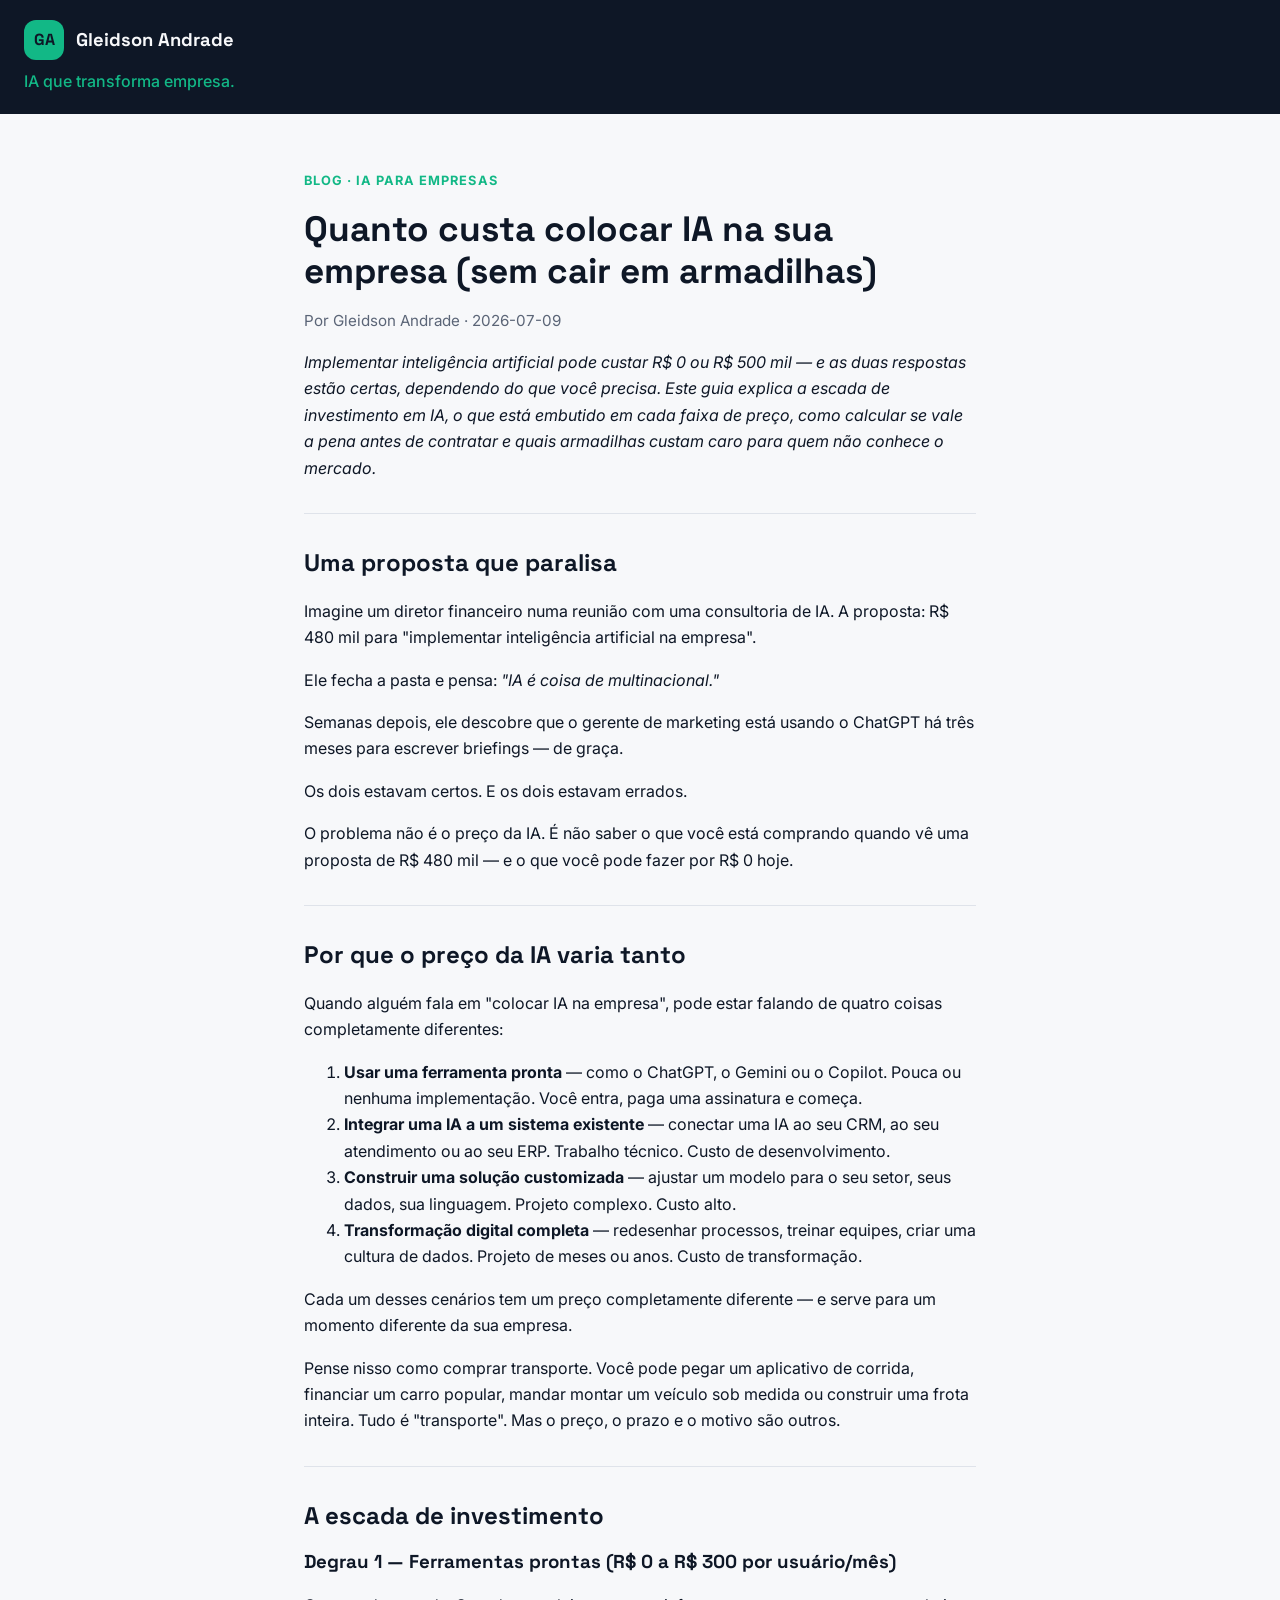
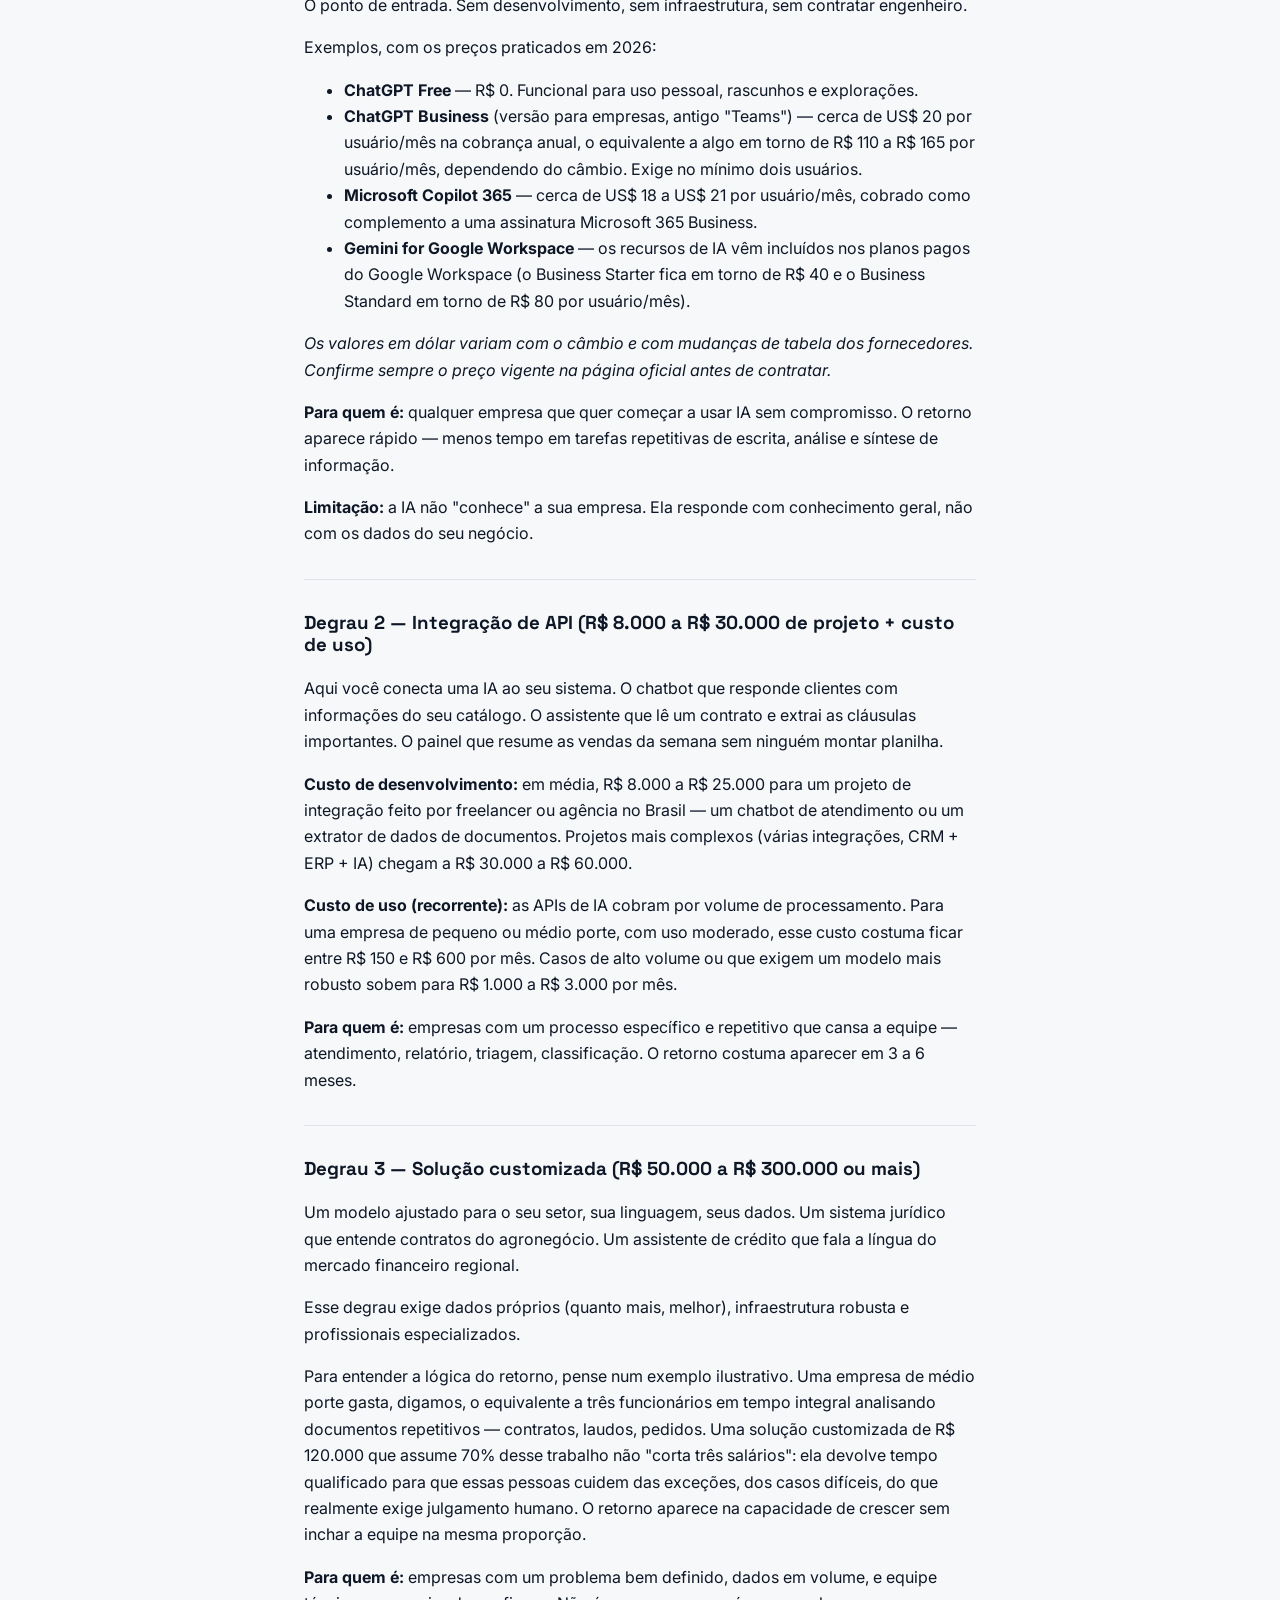
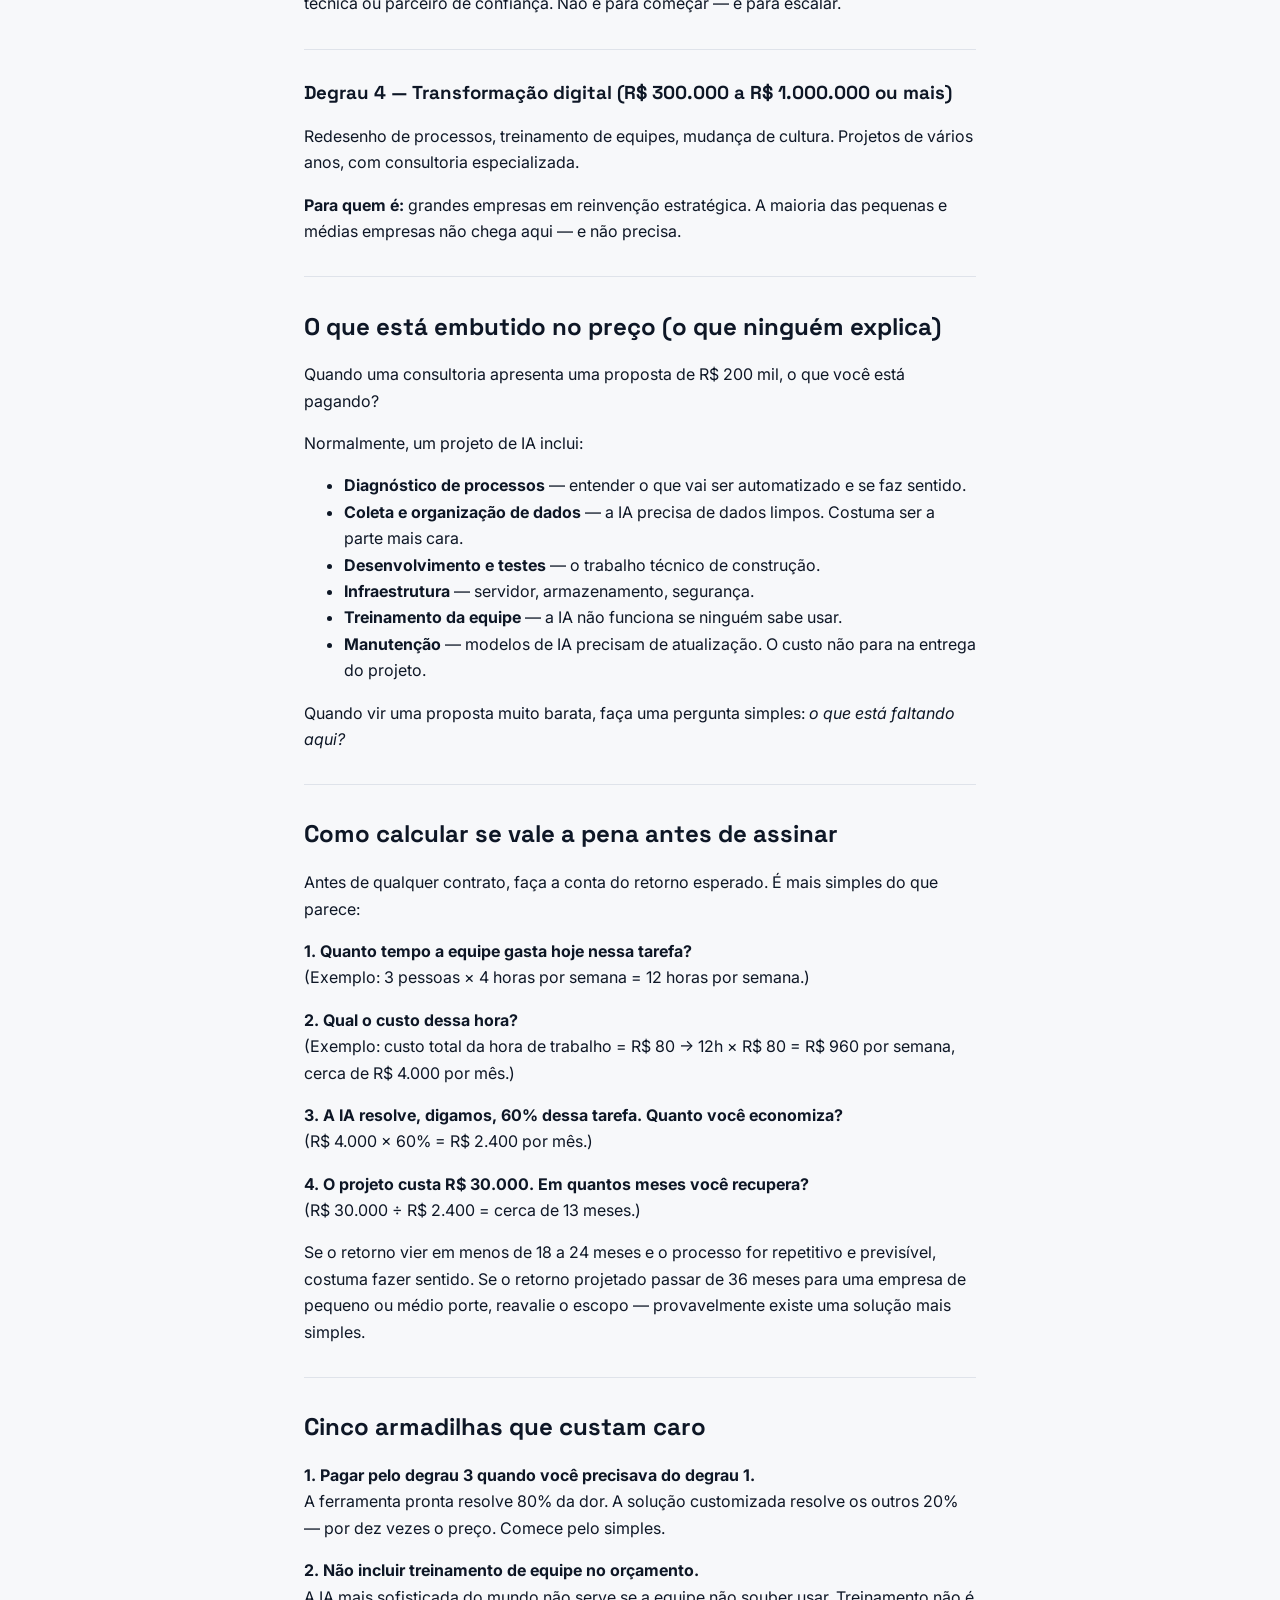
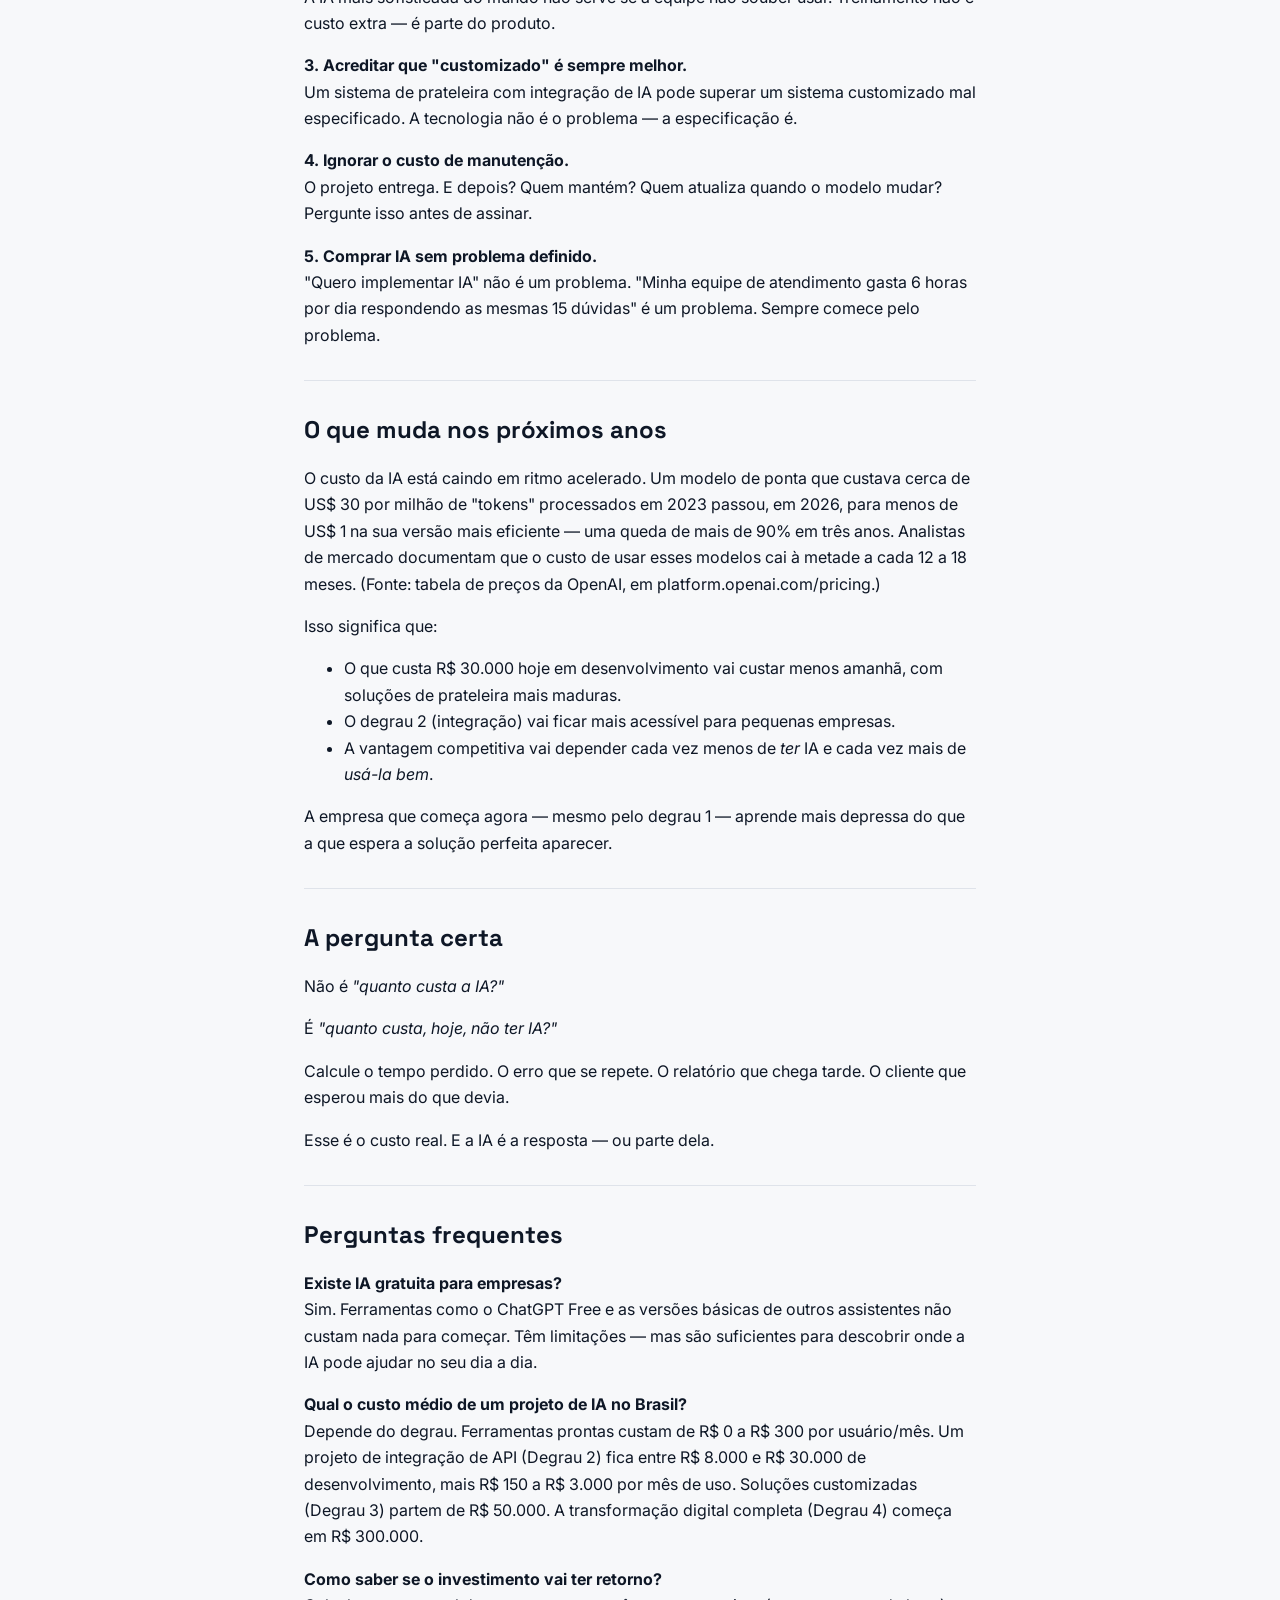
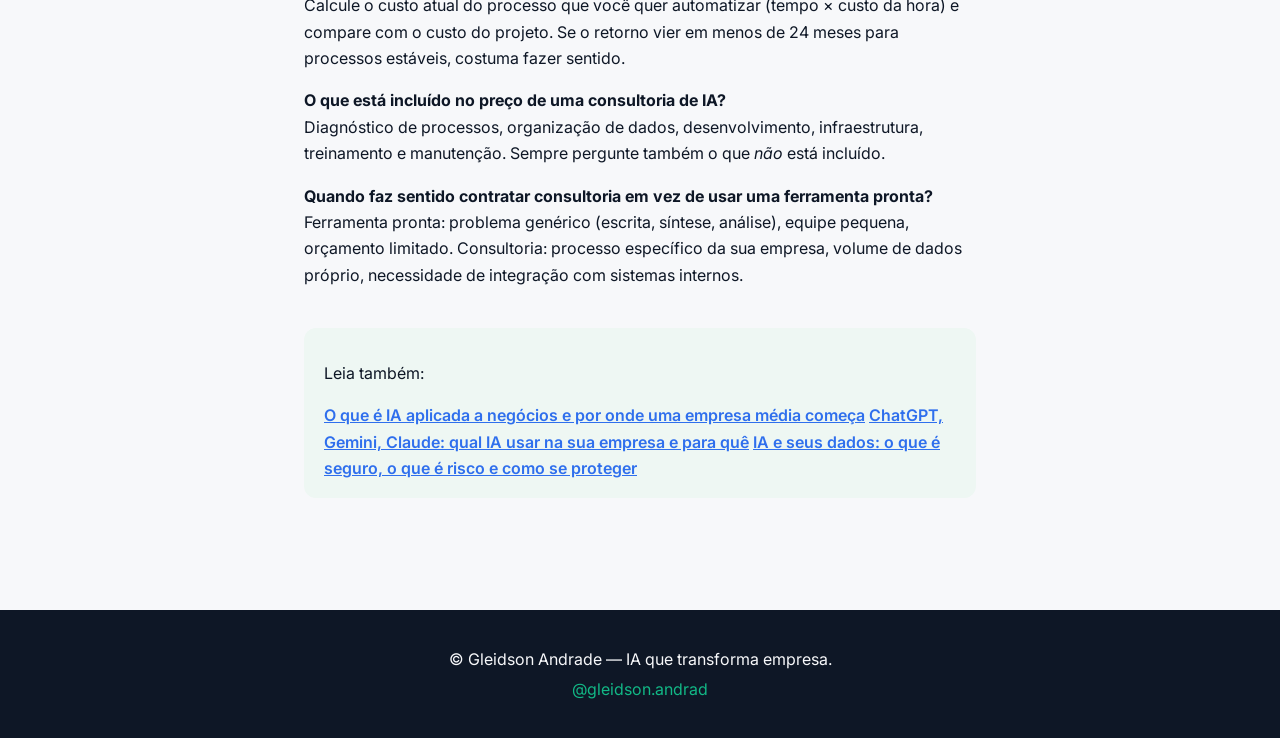
<file: blog/quanto-custa-ia-na-empresa/index.html>
<!doctype html>
<html lang="pt-BR">
  <head>
    <meta charset="utf-8" />
    <meta name="viewport" content="width=device-width, initial-scale=1" />
    <title>Quanto custa colocar IA na sua empresa (sem cair em armadilhas)</title>
    <meta name="description" content="IA pode custar R$ 0 ou R$ 500 mil — e as duas respostas estão certas. Entenda a escada de investimento em IA, o que está embutido em cada preço, como calcular o retorno e quais armadilhas custam caro." />
    <meta name="keywords" content="custo de IA, preço de inteligência artificial, IA para empresas, ROI de IA, ChatGPT empresa, quanto custa IA" />
    <link rel="canonical" href="https://gleidsonandrade.github.io/blog/quanto-custa-ia-na-empresa/" />
    <meta property="og:type" content="article" />
    <meta property="og:title" content="Quanto custa colocar IA na sua empresa (sem cair em armadilhas)" />
    <meta property="og:description" content="IA pode custar R$ 0 ou R$ 500 mil — e as duas respostas estão certas. Entenda a escada de investimento em IA, o que está embutido em cada preço, como calcular o retorno e quais armadilhas custam caro." />
    <meta property="og:url" content="https://gleidsonandrade.github.io/blog/quanto-custa-ia-na-empresa/" />
    <meta name="twitter:card" content="summary_large_image" />
    <link rel="preconnect" href="https://fonts.googleapis.com" />
    <link rel="preconnect" href="https://fonts.gstatic.com" crossorigin />
    <link
      href="https://fonts.googleapis.com/css2?family=Inter:wght@400;500&family=Space+Grotesk:wght@500;700&display=swap"
      rel="stylesheet"
    />
    <link rel="stylesheet" href="https://gleidsonandrade.github.io/styles.css" />
    <script type="application/ld+json">
{
  "@context": "https://schema.org",
  "@graph": [
    {
      "@type": "Article",
      "headline": "Quanto custa colocar IA na sua empresa (sem cair em armadilhas)",
      "description": "IA pode custar R$ 0 ou R$ 500 mil — e as duas respostas estão certas. Entenda a escada de investimento em IA, o que está embutido em cada preço, como calcular o retorno e quais armadilhas custam caro.",
      "inLanguage": "pt-BR",
      "author": {
        "@type": "Person",
        "name": "Gleidson Andrade"
      },
      "editor": {
        "@type": "Person",
        "name": "Machado"
      },
      "publisher": {
        "@type": "Organization",
        "name": "Gleidson Andrade",
        "logo": {
          "@type": "ImageObject",
          "url": "https://gleidsonandrade.github.io/logo.svg"
        }
      },
      "about": "Custo de implementação de inteligência artificial para pequenas e médias empresas",
      "keywords": "custo de IA, preço de inteligência artificial, IA para empresas, ROI de IA, ChatGPT empresa, quanto custa IA",
      "mainEntityOfPage": {
        "@type": "WebPage",
        "@id": "https://gleidsonandrade.github.io/blog/quanto-custa-ia-na-empresa/"
      },
      "url": "https://gleidsonandrade.github.io/blog/quanto-custa-ia-na-empresa/",
      "datePublished": "2026-07-09",
      "dateModified": "2026-07-09"
    },
    {
      "@type": "FAQPage",
      "mainEntity": [
        {
          "@type": "Question",
          "name": "Existe IA gratuita para empresas?",
          "acceptedAnswer": {
            "@type": "Answer",
            "text": "Sim. Ferramentas como o ChatGPT Free e as versões básicas de outros assistentes não custam nada para começar. Têm limitações — mas são suficientes para descobrir onde a IA pode ajudar no seu dia a dia."
          }
        },
        {
          "@type": "Question",
          "name": "Qual o custo médio de um projeto de IA no Brasil?",
          "acceptedAnswer": {
            "@type": "Answer",
            "text": "Depende do degrau. Ferramentas prontas custam de R$ 0 a R$ 300 por usuário/mês. Um projeto de integração de API (Degrau 2) fica entre R$ 8.000 e R$ 30.000 de desenvolvimento, mais R$ 150 a R$ 3.000 por mês de uso. Soluções customizadas (Degrau 3) partem de R$ 50.000. A transformação digital completa (Degrau 4) começa em R$ 300.000."
          }
        },
        {
          "@type": "Question",
          "name": "Como saber se o investimento vai ter retorno?",
          "acceptedAnswer": {
            "@type": "Answer",
            "text": "Calcule o custo atual do processo que você quer automatizar (tempo × custo da hora) e compare com o custo do projeto. Se o retorno vier em menos de 24 meses para processos estáveis, costuma fazer sentido."
          }
        },
        {
          "@type": "Question",
          "name": "O que está incluído no preço de uma consultoria de IA?",
          "acceptedAnswer": {
            "@type": "Answer",
            "text": "Diagnóstico de processos, organização de dados, desenvolvimento, infraestrutura, treinamento e manutenção. Sempre pergunte também o que não está incluído."
          }
        },
        {
          "@type": "Question",
          "name": "Quando faz sentido contratar consultoria em vez de usar uma ferramenta pronta?",
          "acceptedAnswer": {
            "@type": "Answer",
            "text": "Ferramenta pronta: problema genérico (escrita, síntese, análise), equipe pequena, orçamento limitado. Consultoria: processo específico da sua empresa, volume de dados próprio, necessidade de integração com sistemas internos."
          }
        }
      ]
    }
  ]
}
    </script>
  </head>
  <body>
    <header class="site-header">
      <a class="brand" href="https://gleidsonandrade.github.io/">
        <span class="brand-monogram">GA</span>
        <span class="brand-name">Gleidson Andrade</span>
      </a>
      <p class="brand-tagline">IA que transforma empresa.</p>
    </header>
    <main class="article">
      <article>
        <p class="eyebrow">Blog · IA para empresas</p>
        <h1>Quanto custa colocar IA na sua empresa (sem cair em armadilhas)</h1>
        <p class="byline">Por Gleidson Andrade ·
          <time datetime="2026-07-09">2026-07-09</time>
        </p>

        <p><em>Implementar inteligência artificial pode custar R$ 0 ou R$ 500 mil — e as duas respostas estão certas, dependendo do que você precisa. Este guia explica a escada de investimento em IA, o que está embutido em cada faixa de preço, como calcular se vale a pena antes de contratar e quais armadilhas custam caro para quem não conhece o mercado.</em></p>

        <hr />

        <h2>Uma proposta que paralisa</h2>

        <p>Imagine um diretor financeiro numa reunião com uma consultoria de IA. A proposta: R$ 480 mil para "implementar inteligência artificial na empresa".</p>

        <p>Ele fecha a pasta e pensa: <em>"IA é coisa de multinacional."</em></p>

        <p>Semanas depois, ele descobre que o gerente de marketing está usando o ChatGPT há três meses para escrever briefings — de graça.</p>

        <p>Os dois estavam certos. E os dois estavam errados.</p>

        <p>O problema não é o preço da IA. É não saber o que você está comprando quando vê uma proposta de R$ 480 mil — e o que você pode fazer por R$ 0 hoje.</p>

        <hr />

        <h2>Por que o preço da IA varia tanto</h2>

        <p>Quando alguém fala em "colocar IA na empresa", pode estar falando de quatro coisas completamente diferentes:</p>

        <ol>
          <li><strong>Usar uma ferramenta pronta</strong> — como o ChatGPT, o Gemini ou o Copilot. Pouca ou nenhuma implementação. Você entra, paga uma assinatura e começa.</li>
          <li><strong>Integrar uma IA a um sistema existente</strong> — conectar uma IA ao seu CRM, ao seu atendimento ou ao seu ERP. Trabalho técnico. Custo de desenvolvimento.</li>
          <li><strong>Construir uma solução customizada</strong> — ajustar um modelo para o seu setor, seus dados, sua linguagem. Projeto complexo. Custo alto.</li>
          <li><strong>Transformação digital completa</strong> — redesenhar processos, treinar equipes, criar uma cultura de dados. Projeto de meses ou anos. Custo de transformação.</li>
        </ol>

        <p>Cada um desses cenários tem um preço completamente diferente — e serve para um momento diferente da sua empresa.</p>

        <p>Pense nisso como comprar transporte. Você pode pegar um aplicativo de corrida, financiar um carro popular, mandar montar um veículo sob medida ou construir uma frota inteira. Tudo é "transporte". Mas o preço, o prazo e o motivo são outros.</p>

        <hr />

        <h2>A escada de investimento</h2>

        <h3>Degrau 1 — Ferramentas prontas (R$ 0 a R$ 300 por usuário/mês)</h3>

        <p>O ponto de entrada. Sem desenvolvimento, sem infraestrutura, sem contratar engenheiro.</p>

        <p>Exemplos, com os preços praticados em 2026:</p>

        <ul>
          <li><strong>ChatGPT Free</strong> — R$ 0. Funcional para uso pessoal, rascunhos e explorações.</li>
          <li><strong>ChatGPT Business</strong> (versão para empresas, antigo "Teams") — cerca de US$ 20 por usuário/mês na cobrança anual, o equivalente a algo em torno de R$ 110 a R$ 165 por usuário/mês, dependendo do câmbio. Exige no mínimo dois usuários.</li>
          <li><strong>Microsoft Copilot 365</strong> — cerca de US$ 18 a US$ 21 por usuário/mês, cobrado como complemento a uma assinatura Microsoft 365 Business.</li>
          <li><strong>Gemini for Google Workspace</strong> — os recursos de IA vêm incluídos nos planos pagos do Google Workspace (o Business Starter fica em torno de R$ 40 e o Business Standard em torno de R$ 80 por usuário/mês).</li>
        </ul>

        <p><em>Os valores em dólar variam com o câmbio e com mudanças de tabela dos fornecedores. Confirme sempre o preço vigente na página oficial antes de contratar.</em></p>

        <p><strong>Para quem é:</strong> qualquer empresa que quer começar a usar IA sem compromisso. O retorno aparece rápido — menos tempo em tarefas repetitivas de escrita, análise e síntese de informação.</p>

        <p><strong>Limitação:</strong> a IA não "conhece" a sua empresa. Ela responde com conhecimento geral, não com os dados do seu negócio.</p>

        <hr />

        <h3>Degrau 2 — Integração de API (R$ 8.000 a R$ 30.000 de projeto + custo de uso)</h3>

        <p>Aqui você conecta uma IA ao seu sistema. O chatbot que responde clientes com informações do seu catálogo. O assistente que lê um contrato e extrai as cláusulas importantes. O painel que resume as vendas da semana sem ninguém montar planilha.</p>

        <p><strong>Custo de desenvolvimento:</strong> em média, R$ 8.000 a R$ 25.000 para um projeto de integração feito por freelancer ou agência no Brasil — um chatbot de atendimento ou um extrator de dados de documentos. Projetos mais complexos (várias integrações, CRM + ERP + IA) chegam a R$ 30.000 a R$ 60.000.</p>

        <p><strong>Custo de uso (recorrente):</strong> as APIs de IA cobram por volume de processamento. Para uma empresa de pequeno ou médio porte, com uso moderado, esse custo costuma ficar entre R$ 150 e R$ 600 por mês. Casos de alto volume ou que exigem um modelo mais robusto sobem para R$ 1.000 a R$ 3.000 por mês.</p>

        <p><strong>Para quem é:</strong> empresas com um processo específico e repetitivo que cansa a equipe — atendimento, relatório, triagem, classificação. O retorno costuma aparecer em 3 a 6 meses.</p>

        <hr />

        <h3>Degrau 3 — Solução customizada (R$ 50.000 a R$ 300.000 ou mais)</h3>

        <p>Um modelo ajustado para o seu setor, sua linguagem, seus dados. Um sistema jurídico que entende contratos do agronegócio. Um assistente de crédito que fala a língua do mercado financeiro regional.</p>

        <p>Esse degrau exige dados próprios (quanto mais, melhor), infraestrutura robusta e profissionais especializados.</p>

        <p>Para entender a lógica do retorno, pense num exemplo ilustrativo. Uma empresa de médio porte gasta, digamos, o equivalente a três funcionários em tempo integral analisando documentos repetitivos — contratos, laudos, pedidos. Uma solução customizada de R$ 120.000 que assume 70% desse trabalho não "corta três salários": ela devolve tempo qualificado para que essas pessoas cuidem das exceções, dos casos difíceis, do que realmente exige julgamento humano. O retorno aparece na capacidade de crescer sem inchar a equipe na mesma proporção.</p>

        <p><strong>Para quem é:</strong> empresas com um problema bem definido, dados em volume, e equipe técnica ou parceiro de confiança. Não é para começar — é para escalar.</p>

        <hr />

        <h3>Degrau 4 — Transformação digital (R$ 300.000 a R$ 1.000.000 ou mais)</h3>

        <p>Redesenho de processos, treinamento de equipes, mudança de cultura. Projetos de vários anos, com consultoria especializada.</p>

        <p><strong>Para quem é:</strong> grandes empresas em reinvenção estratégica. A maioria das pequenas e médias empresas não chega aqui — e não precisa.</p>

        <hr />

        <h2>O que está embutido no preço (o que ninguém explica)</h2>

        <p>Quando uma consultoria apresenta uma proposta de R$ 200 mil, o que você está pagando?</p>

        <p>Normalmente, um projeto de IA inclui:</p>

        <ul>
          <li><strong>Diagnóstico de processos</strong> — entender o que vai ser automatizado e se faz sentido.</li>
          <li><strong>Coleta e organização de dados</strong> — a IA precisa de dados limpos. Costuma ser a parte mais cara.</li>
          <li><strong>Desenvolvimento e testes</strong> — o trabalho técnico de construção.</li>
          <li><strong>Infraestrutura</strong> — servidor, armazenamento, segurança.</li>
          <li><strong>Treinamento da equipe</strong> — a IA não funciona se ninguém sabe usar.</li>
          <li><strong>Manutenção</strong> — modelos de IA precisam de atualização. O custo não para na entrega do projeto.</li>
        </ul>

        <p>Quando vir uma proposta muito barata, faça uma pergunta simples: <em>o que está faltando aqui?</em></p>

        <hr />

        <h2>Como calcular se vale a pena antes de assinar</h2>

        <p>Antes de qualquer contrato, faça a conta do retorno esperado. É mais simples do que parece:</p>

        <p><strong>1. Quanto tempo a equipe gasta hoje nessa tarefa?</strong><br />
        (Exemplo: 3 pessoas × 4 horas por semana = 12 horas por semana.)</p>

        <p><strong>2. Qual o custo dessa hora?</strong><br />
        (Exemplo: custo total da hora de trabalho = R$ 80 → 12h × R$ 80 = R$ 960 por semana, cerca de R$ 4.000 por mês.)</p>

        <p><strong>3. A IA resolve, digamos, 60% dessa tarefa. Quanto você economiza?</strong><br />
        (R$ 4.000 × 60% = R$ 2.400 por mês.)</p>

        <p><strong>4. O projeto custa R$ 30.000. Em quantos meses você recupera?</strong><br />
        (R$ 30.000 ÷ R$ 2.400 = cerca de 13 meses.)</p>

        <p>Se o retorno vier em menos de 18 a 24 meses e o processo for repetitivo e previsível, costuma fazer sentido. Se o retorno projetado passar de 36 meses para uma empresa de pequeno ou médio porte, reavalie o escopo — provavelmente existe uma solução mais simples.</p>

        <hr />

        <h2>Cinco armadilhas que custam caro</h2>

        <p><strong>1. Pagar pelo degrau 3 quando você precisava do degrau 1.</strong><br />
        A ferramenta pronta resolve 80% da dor. A solução customizada resolve os outros 20% — por dez vezes o preço. Comece pelo simples.</p>

        <p><strong>2. Não incluir treinamento de equipe no orçamento.</strong><br />
        A IA mais sofisticada do mundo não serve se a equipe não souber usar. Treinamento não é custo extra — é parte do produto.</p>

        <p><strong>3. Acreditar que "customizado" é sempre melhor.</strong><br />
        Um sistema de prateleira com integração de IA pode superar um sistema customizado mal especificado. A tecnologia não é o problema — a especificação é.</p>

        <p><strong>4. Ignorar o custo de manutenção.</strong><br />
        O projeto entrega. E depois? Quem mantém? Quem atualiza quando o modelo mudar? Pergunte isso antes de assinar.</p>

        <p><strong>5. Comprar IA sem problema definido.</strong><br />
        "Quero implementar IA" não é um problema. "Minha equipe de atendimento gasta 6 horas por dia respondendo as mesmas 15 dúvidas" é um problema. Sempre comece pelo problema.</p>

        <hr />

        <h2>O que muda nos próximos anos</h2>

        <p>O custo da IA está caindo em ritmo acelerado. Um modelo de ponta que custava cerca de US$ 30 por milhão de "tokens" processados em 2023 passou, em 2026, para menos de US$ 1 na sua versão mais eficiente — uma queda de mais de 90% em três anos. Analistas de mercado documentam que o custo de usar esses modelos cai à metade a cada 12 a 18 meses. (Fonte: tabela de preços da OpenAI, em platform.openai.com/pricing.)</p>

        <p>Isso significa que:</p>

        <ul>
          <li>O que custa R$ 30.000 hoje em desenvolvimento vai custar menos amanhã, com soluções de prateleira mais maduras.</li>
          <li>O degrau 2 (integração) vai ficar mais acessível para pequenas empresas.</li>
          <li>A vantagem competitiva vai depender cada vez menos de <em>ter</em> IA e cada vez mais de <em>usá-la bem</em>.</li>
        </ul>

        <p>A empresa que começa agora — mesmo pelo degrau 1 — aprende mais depressa do que a que espera a solução perfeita aparecer.</p>

        <hr />

        <h2>A pergunta certa</h2>

        <p>Não é <em>"quanto custa a IA?"</em></p>

        <p>É <em>"quanto custa, hoje, não ter IA?"</em></p>

        <p>Calcule o tempo perdido. O erro que se repete. O relatório que chega tarde. O cliente que esperou mais do que devia.</p>

        <p>Esse é o custo real. E a IA é a resposta — ou parte dela.</p>

        <hr />

        <h2>Perguntas frequentes</h2>

        <p><strong>Existe IA gratuita para empresas?</strong><br />
        Sim. Ferramentas como o ChatGPT Free e as versões básicas de outros assistentes não custam nada para começar. Têm limitações — mas são suficientes para descobrir onde a IA pode ajudar no seu dia a dia.</p>

        <p><strong>Qual o custo médio de um projeto de IA no Brasil?</strong><br />
        Depende do degrau. Ferramentas prontas custam de R$ 0 a R$ 300 por usuário/mês. Um projeto de integração de API (Degrau 2) fica entre R$ 8.000 e R$ 30.000 de desenvolvimento, mais R$ 150 a R$ 3.000 por mês de uso. Soluções customizadas (Degrau 3) partem de R$ 50.000. A transformação digital completa (Degrau 4) começa em R$ 300.000.</p>

        <p><strong>Como saber se o investimento vai ter retorno?</strong><br />
        Calcule o custo atual do processo que você quer automatizar (tempo × custo da hora) e compare com o custo do projeto. Se o retorno vier em menos de 24 meses para processos estáveis, costuma fazer sentido.</p>

        <p><strong>O que está incluído no preço de uma consultoria de IA?</strong><br />
        Diagnóstico de processos, organização de dados, desenvolvimento, infraestrutura, treinamento e manutenção. Sempre pergunte também o que <em>não</em> está incluído.</p>

        <p><strong>Quando faz sentido contratar consultoria em vez de usar uma ferramenta pronta?</strong><br />
        Ferramenta pronta: problema genérico (escrita, síntese, análise), equipe pequena, orçamento limitado. Consultoria: processo específico da sua empresa, volume de dados próprio, necessidade de integração com sistemas internos.</p>

        <aside class="related">
          <p>Leia também:</p>
          <a class="related-link" href="https://gleidsonandrade.github.io/blog/o-que-e-ia-aplicada-a-negocios/">O que é IA aplicada a negócios e por onde uma empresa média começa</a>
          <a class="related-link" href="https://gleidsonandrade.github.io/blog/qual-ia-usar-chatgpt-gemini-claude/">ChatGPT, Gemini, Claude: qual IA usar na sua empresa e para quê</a>
          <a class="related-link" href="https://gleidsonandrade.github.io/blog/ia-seguranca-dados-empresa/">IA e seus dados: o que é seguro, o que é risco e como se proteger</a>
        </aside>
      </article>
    </main>
    <footer class="site-footer">
      <p>© Gleidson Andrade — IA que transforma empresa.</p>
      <p class="handle">@gleidson.andrad</p>
    </footer>
  </body>
</html>
</file>
